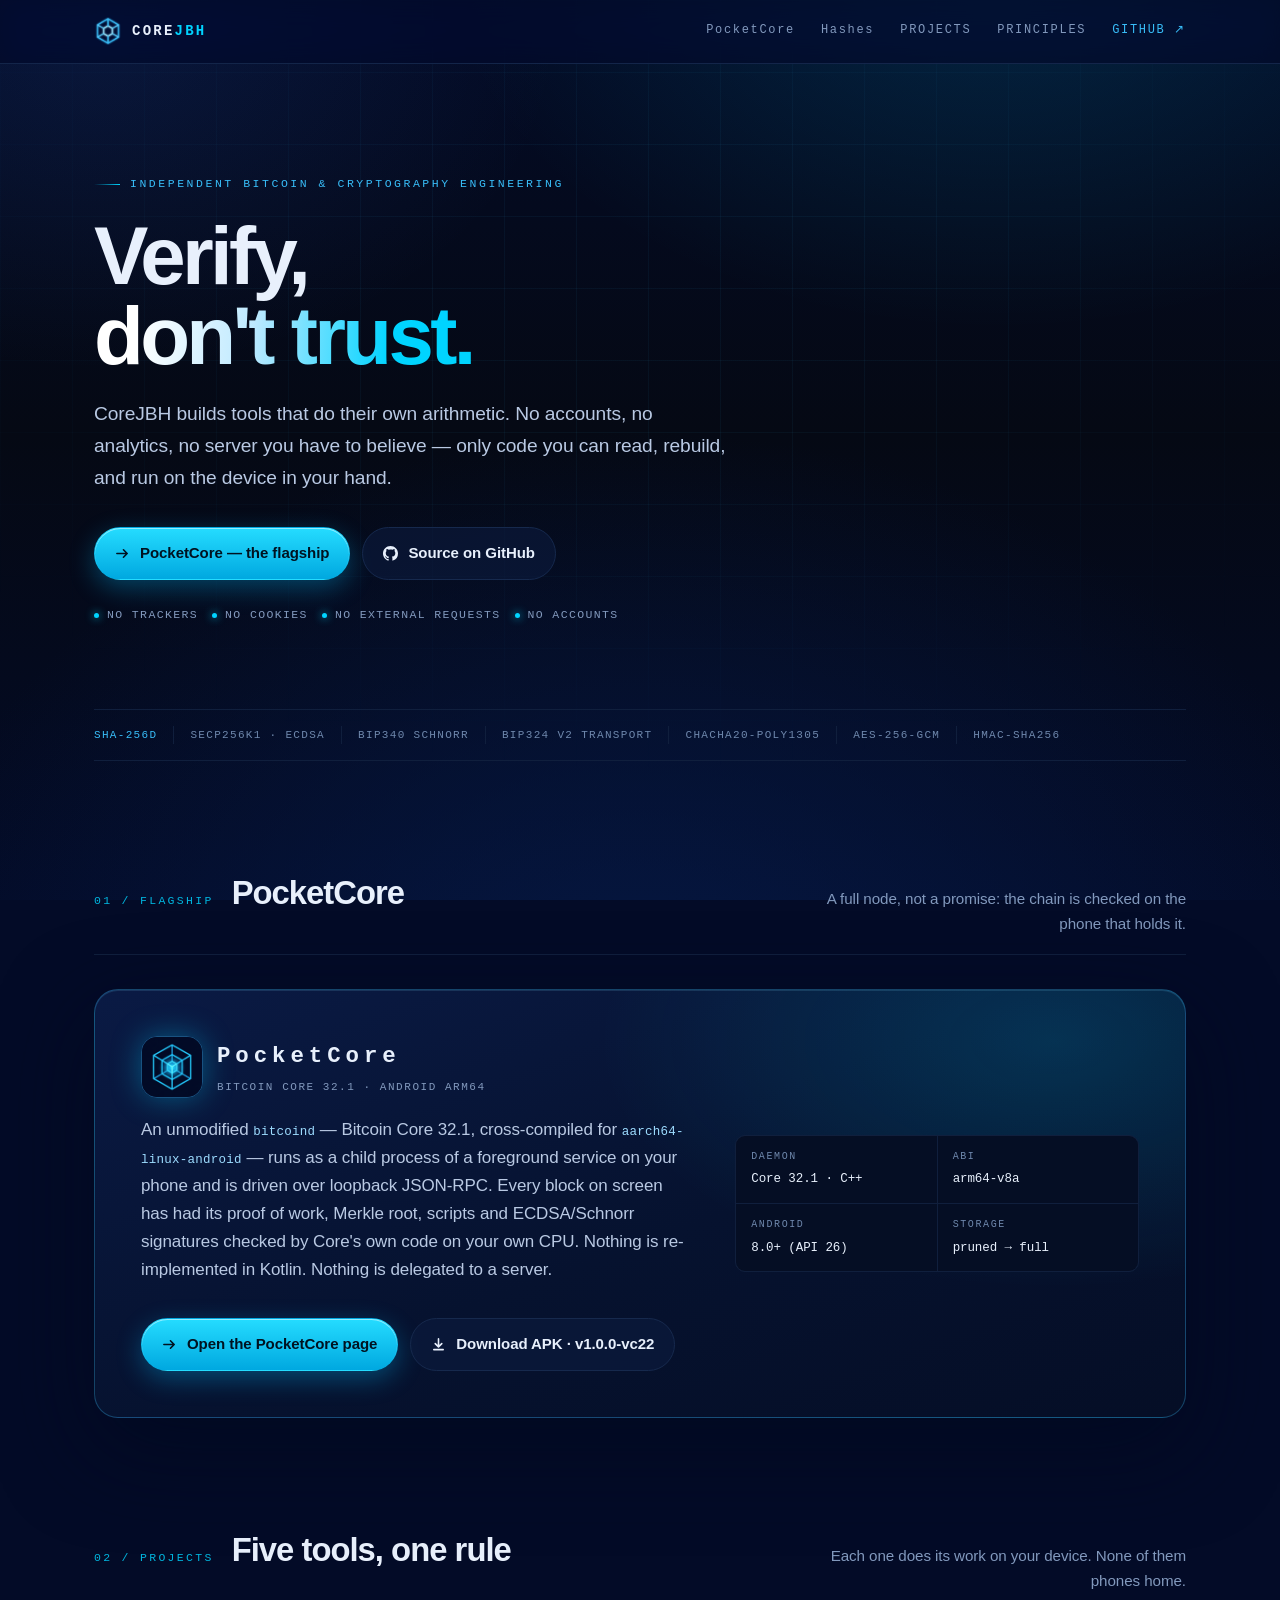
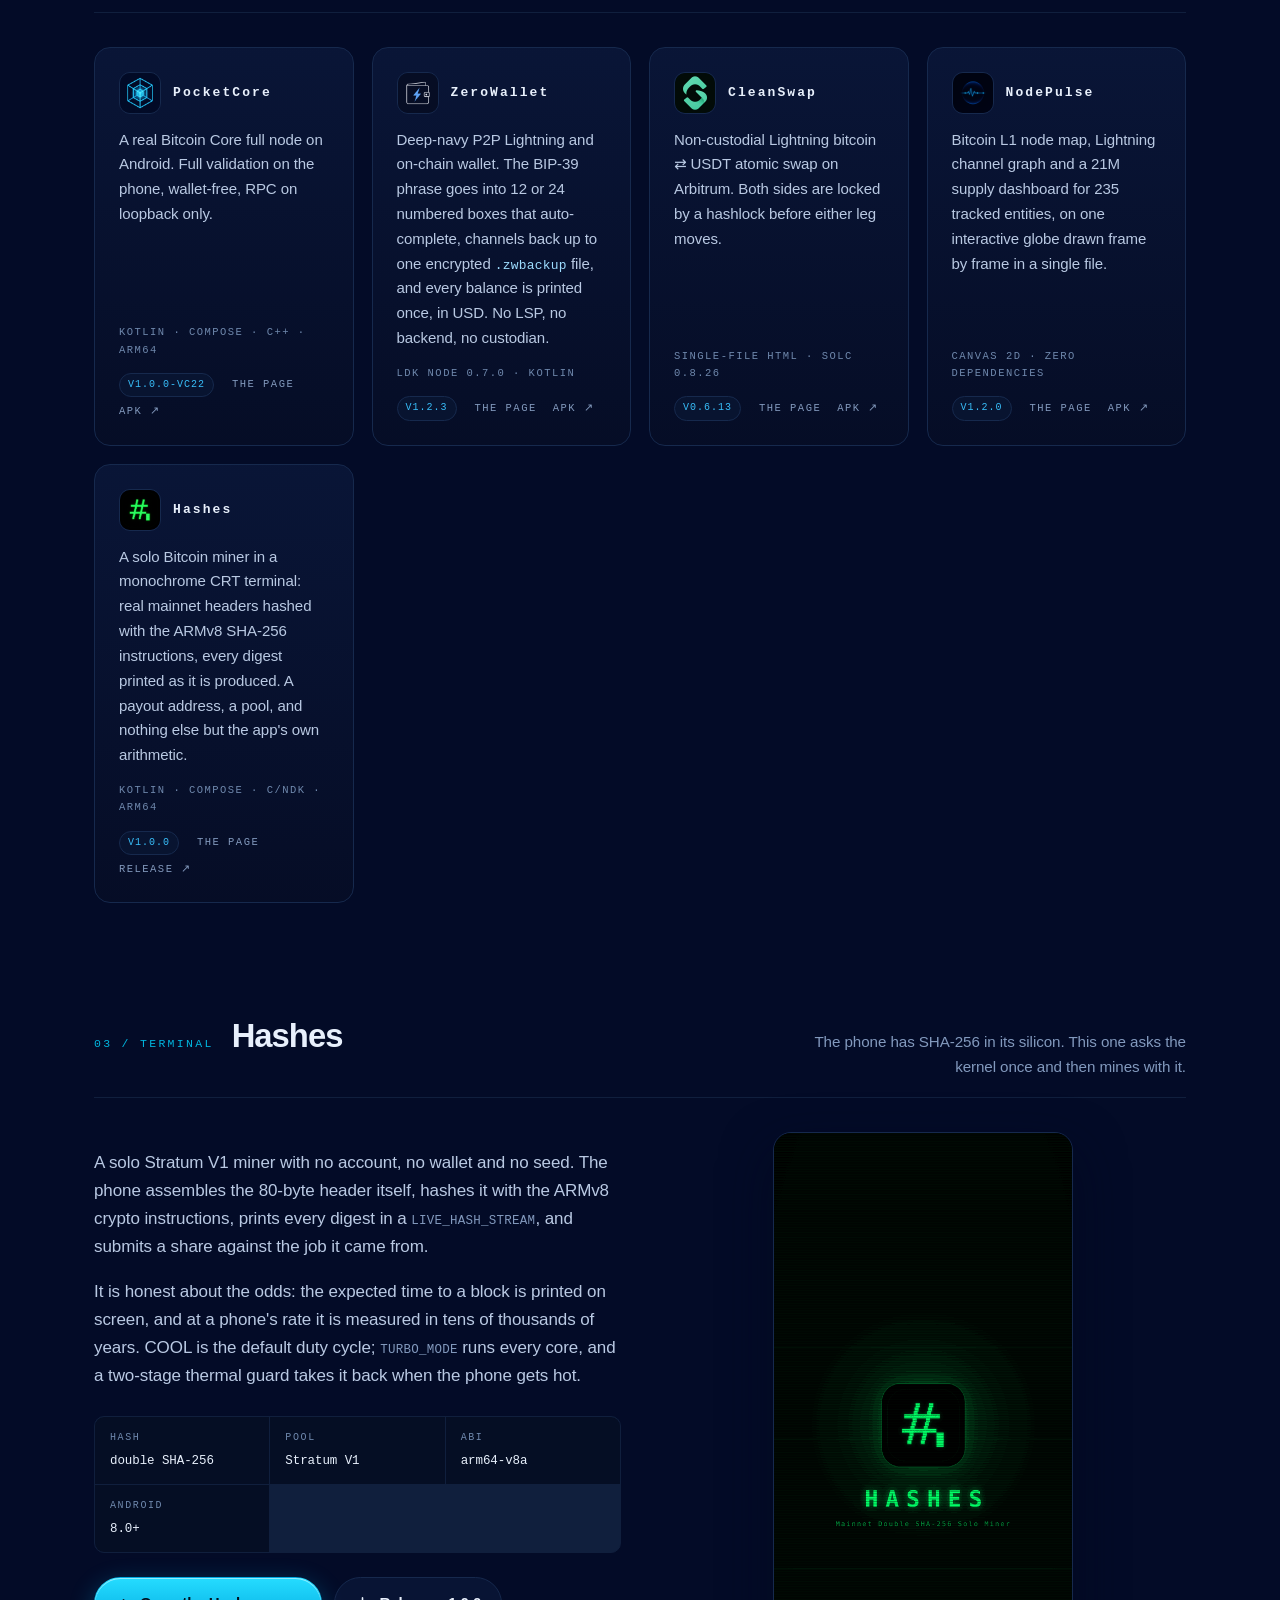
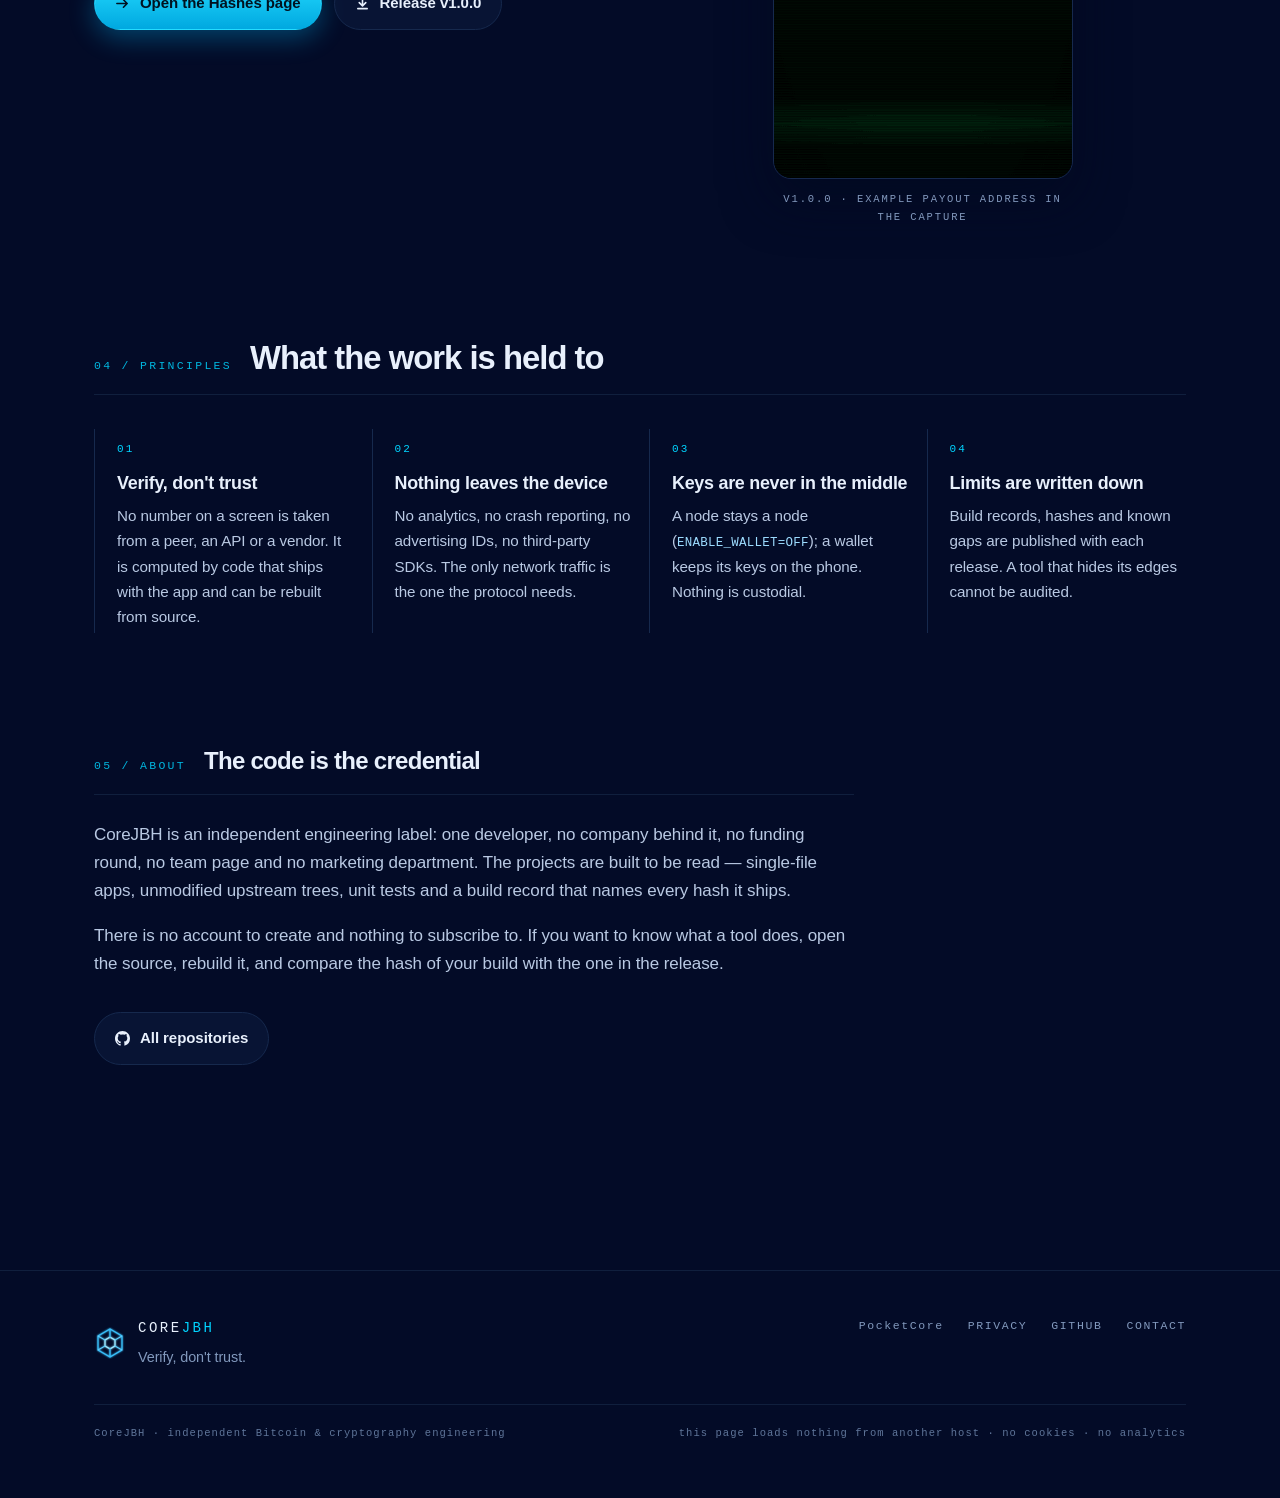
<file: index.html>
<!DOCTYPE html>
<html lang="en">
<head>
<meta charset="utf-8">
<meta name="viewport" content="width=device-width, initial-scale=1">
<title>CoreJBH — Verify, don't trust</title>
<meta name="description" content="CoreJBH is independent Bitcoin and cryptography engineering: PocketCore, a real Bitcoin Core full node for Android, Hashes, a solo miner with a CRT terminal, plus ZeroWallet, CleanSwap and NodePulse. No accounts, no telemetry, no servers you have to trust.">
<meta name="author" content="CoreJBH">
<meta name="theme-color" content="#030B27">
<meta name="color-scheme" content="dark">
<meta name="application-name" content="CoreJBH">
<meta name="mobile-web-app-capable" content="yes">
<meta name="apple-mobile-web-app-capable" content="yes">
<meta name="apple-mobile-web-app-status-bar-style" content="black">
<meta name="apple-mobile-web-app-title" content="CoreJBH">
<meta property="og:type" content="website">
<meta property="og:title" content="CoreJBH — Verify, don't trust">
<meta property="og:description" content="Independent Bitcoin and cryptography engineering. PocketCore runs an unmodified Bitcoin Core 32.1 full node on your phone.">
<meta property="og:url" content="https://corejbh.github.io/">
<meta property="og:image" content="https://corejbh.github.io/assets/img/og-pocketcore.png">
<meta name="twitter:card" content="summary_large_image">
<link rel="canonical" href="https://corejbh.github.io/">
<link rel="icon" href="assets/img/favicon-32.png?v=2026-11-22f" sizes="32x32" type="image/png">
<link rel="icon" href="assets/img/icon-192.png?v=2026-11-22f" sizes="192x192" type="image/png">
<link rel="icon" href="assets/img/icon-512.png?v=2026-11-22f" sizes="512x512" type="image/png">
<link rel="apple-touch-icon" href="assets/img/apple-touch-icon.png?v=2026-11-22f" sizes="180x180">
<link rel="manifest" href="/manifest.webmanifest?v=2026-11-22g">
<link rel="stylesheet" href="assets/css/site.css?v=2026-11-28a">
</head>
<body>
<a class="skip" href="#main">Skip to content</a>

<header class="site-head">
  <div class="wrap">
    <a class="brand" href="./" aria-label="CoreJBH home">
      <img class="brand-mark" src="assets/img/tesseract-mark.png?v=2026-11-22f" width="30" height="30" alt="" decoding="async">
      <span class="word">CORE<span class="dot">JBH</span></span>
    </a>
    <nav class="site-nav" aria-label="Main">
      <a href="#flagship"><span class="nm">PocketCore</span></a>
      <a href="#hashes"><span class="nm">Hashes</span></a>
      <a href="#projects">Projects</a>      <a href="#principles" class="opt">Principles</a>
      <a class="gh" href="https://github.com/CoreJBH" rel="noopener">GitHub &#8599;</a>
    </nav>
  </div>
</header>

<main id="main">

  <section class="hero hero-solo">
    <div class="wrap hero-grid">
      <div class="hero-copy">
        <p class="eyebrow">Independent Bitcoin &amp; cryptography engineering</p>
        <h1 class="display">Verify,<br><span class="glow">don't trust.</span></h1>
        <p class="lead">CoreJBH builds tools that do their own arithmetic. No accounts, no analytics,
          no server you have to believe — only code you can read, rebuild, and run on the device
          in your hand.</p>
        <div class="actions">
          <a class="btn btn-primary" href="pocketcore/">
            <svg viewBox="0 0 16 16" aria-hidden="true" fill="none" stroke="currentColor" stroke-width="1.7" stroke-linecap="round" stroke-linejoin="round"><path d="M2 8h11M9 4l4 4-4 4"/></svg>
            PocketCore — the flagship
          </a>
          <a class="btn btn-ghost" href="https://github.com/CoreJBH" rel="noopener">
            <svg viewBox="0 0 16 16" aria-hidden="true" fill="currentColor"><path d="M8 0C3.58 0 0 3.58 0 8c0 3.54 2.29 6.53 5.47 7.59.4.07.55-.17.55-.38 0-.19-.01-.82-.01-1.49-2.01.37-2.53-.49-2.69-.94-.09-.23-.48-.94-.82-1.13-.28-.15-.68-.52-.01-.53.63-.01 1.08.58 1.23.82.72 1.21 1.87.87 2.33.66.07-.52.28-.87.51-1.07-1.78-.2-3.64-.89-3.64-3.95 0-.87.31-1.59.82-2.15-.08-.2-.36-1.02.08-2.12 0 0 .67-.21 2.2.82a7.4 7.4 0 0 1 2-.27c.68 0 1.36.09 2 .27 1.53-1.04 2.2-.82 2.2-.82.44 1.1.16 1.92.08 2.12.51.56.82 1.27.82 2.15 0 3.07-1.87 3.75-3.65 3.95.29.25.54.73.54 1.48 0 1.07-.01 1.93-.01 2.2 0 .21.15.46.55.38A8.01 8.01 0 0 0 16 8c0-4.42-3.58-8-8-8Z"/></svg>
            Source on GitHub
          </a>
        </div>
        <p class="hero-note">
          <span>no trackers</span><span>no cookies</span><span>no external requests</span><span>no accounts</span>
        </p>
      </div>
    </div>
  </section>

  <div class="wrap">
    <div class="strip" aria-label="Cryptographic primitives used across the projects">
      <span><b>SHA-256d</b></span>
      <span>secp256k1 · ECDSA</span>
      <span>BIP340 Schnorr</span>
      <span>BIP324 v2 transport</span>
      <span>ChaCha20-Poly1305</span>
      <span>AES-256-GCM</span>
      <span>HMAC-SHA256</span>
    </div>
  </div>

  <section class="sec" id="flagship">
    <div class="wrap">
      <div class="sec-head">
        <span class="idx">01 / FLAGSHIP</span>
        <h2>PocketCore</h2>
        <p>A full node, not a promise: the chain is checked on the phone that holds it.</p>
      </div>

      <article class="flagship reveal">
        <div class="flag-copy">
          <div class="flag-head">
            <img src="assets/img/tesseract-512.png?v=2026-11-22f" width="62" height="62" alt="PocketCore tesseract icon" decoding="async">
            <div>
              <div class="name">PocketCore</div>
              <div class="sub">Bitcoin Core 32.1 · Android arm64</div>
            </div>
          </div>
          <p style="color:var(--ink-dim);margin:0">An unmodified <code class="mono" style="color:#9ddcff">bitcoind</code> — Bitcoin Core 32.1,
            cross-compiled for <span class="mono" style="color:#9ddcff">aarch64-linux-android</span> — runs as a child process of a
            foreground service on your phone and is driven over loopback JSON-RPC. Every block on screen has had
            its proof of work, Merkle root, scripts and ECDSA/Schnorr signatures checked by Core's own code on
            your own CPU. Nothing is re-implemented in Kotlin. Nothing is delegated to a server.</p>

          <div class="actions">
            <a class="btn btn-primary" href="pocketcore/">
              <svg viewBox="0 0 16 16" aria-hidden="true" fill="none" stroke="currentColor" stroke-width="1.7" stroke-linecap="round" stroke-linejoin="round"><path d="M2 8h11M9 4l4 4-4 4"/></svg>
              Open the PocketCore page
            </a>
            <a class="btn btn-ghost" href="https://github.com/CoreJBH/pocketcore/releases/latest/download/pocketcore-1.0.0-release-vc22.apk" rel="noopener">
              <svg viewBox="0 0 16 16" aria-hidden="true" fill="none" stroke="currentColor" stroke-width="1.7" stroke-linecap="round" stroke-linejoin="round"><path d="M8 2v8M4.5 7 8 10.5 11.5 7M3 13.5h10"/></svg>
              Download APK · v1.0.0-vc22
            </a>
          </div>
        </div>

        <dl class="facts">
          <div><dt>daemon</dt><dd>Core 32.1 · C++</dd></div>
          <div><dt>ABI</dt><dd>arm64-v8a</dd></div>
          <div><dt>Android</dt><dd>8.0+ (API 26)</dd></div>
          <div><dt>storage</dt><dd>pruned → full</dd></div>
        </dl>
      </article>
    </div>
  </section>

  <section class="sec" id="projects">
    <div class="wrap">
      <div class="sec-head">
        <span class="idx">02 / PROJECTS</span>
        <h2>Five tools, one rule</h2>
        <p>Each one does its work on your device. None of them phones home.</p>
      </div>

      <div class="grid">
        <article class="card proj reveal">
          <div class="top">
            <img src="assets/img/tesseract-512.png?v=2026-11-22f" width="42" height="42" alt="" decoding="async">
            <a class="pname" href="pocketcore/">PocketCore</a>
          </div>
          <p class="desc">A real Bitcoin Core full node on Android. Full validation on the phone, wallet-free, RPC on loopback only.</p>
          <span class="meta">Kotlin · Compose · C++ · arm64</span>
          <div class="card-links">
            <span class="ver">v1.0.0-vc22</span>
            <a href="pocketcore/">The page</a>
            <a href="https://github.com/CoreJBH/pocketcore/releases/latest/download/pocketcore-1.0.0-release-vc22.apk" rel="noopener">APK <span aria-hidden="true">&#8599;</span></a>
          </div>
        </article>

        <article class="card proj reveal">
          <div class="top">
            <img src="assets/img/icon-zerowallet.png?v=2026-11-22f" width="42" height="42" alt="" decoding="async">
            <a class="pname" href="zerowallet/">ZeroWallet</a>
          </div>
          <p class="desc">Deep-navy P2P Lightning and on-chain wallet. The BIP-39 phrase goes into 12 or 24 numbered boxes that auto-complete, channels back up to one encrypted <code class="mono">.zwbackup</code> file, and every balance is printed once, in USD. No LSP, no backend, no custodian.</p>
          <span class="meta">LDK Node 0.7.0 · Kotlin</span>
          <div class="card-links">
            <span class="ver">v1.2.3</span>
            <a href="zerowallet/">The page</a>
            <a href="https://github.com/CoreJBH/zerowallet/releases/latest/download/zerowallet-1.2.3-release.apk" rel="noopener">APK <span aria-hidden="true">&#8599;</span></a>
          </div>
        </article>

        <article class="card proj reveal">
          <div class="top">
            <img src="assets/img/icon-cleanswap.png?v=2026-11-22f" width="42" height="42" alt="" decoding="async">
            <a class="pname" href="cleanswap/">CleanSwap</a>
          </div>
          <p class="desc">Non-custodial Lightning bitcoin ⇄ USDT atomic swap on Arbitrum. Both sides are locked by a hashlock before either leg moves.</p>
          <span class="meta">single-file HTML · solc 0.8.26</span>
          <div class="card-links">
            <span class="ver">v0.6.13</span>
            <a href="cleanswap/">The page</a>
            <a href="https://github.com/CoreJBH/cleanswap/releases/latest/download/cleanswap.apk" rel="noopener">APK <span aria-hidden="true">&#8599;</span></a>
          </div>
        </article>

        <article class="card proj reveal">
          <div class="top">
            <img src="assets/img/icon-nodepulse.png?v=2026-11-22f" width="42" height="42" alt="" decoding="async">
            <a class="pname" href="nodepulse/">NodePulse</a>
          </div>
          <p class="desc">Bitcoin L1 node map, Lightning channel graph and a 21M supply dashboard for 235 tracked entities, on one interactive globe drawn frame by frame in a single file.</p>
          <span class="meta">Canvas 2D · zero dependencies</span>
          <div class="card-links">
            <span class="ver">v1.2.0</span>
            <a href="nodepulse/">The page</a>
            <a href="https://github.com/CoreJBH/nodepulse/releases/download/v1.2.0/nodepulse-v1.2.0-release.apk" rel="noopener">APK <span aria-hidden="true">&#8599;</span></a>
          </div>
        </article>
        <article class="card proj reveal">
          <div class="top">
            <img src="assets/img/icon-hashes.png?v=2026-11-28a" width="42" height="42" alt="" decoding="async">
            <a class="pname" href="hashes/">Hashes</a>
          </div>
          <p class="desc">A solo Bitcoin miner in a monochrome CRT terminal: real mainnet headers hashed with the ARMv8 SHA-256 instructions, every digest printed as it is produced. A payout address, a pool, and nothing else but the app's own arithmetic.</p>
          <span class="meta">Kotlin · Compose · C/NDK · arm64</span>
          <div class="card-links">
            <span class="ver">v1.0.0</span>
            <a href="hashes/">The page</a>
            <a href="https://github.com/CoreJBH/hashes/releases/latest" rel="noopener">Release <span aria-hidden="true">&#8599;</span></a>
          </div>
        </article>

      </div>
    </div>
  </section>

  <section class="sec" id="hashes">
    <div class="wrap">
      <div class="sec-head">
        <span class="idx">03 / TERMINAL</span>
        <h2>Hashes</h2>
        <p>The phone has SHA-256 in its silicon. This one asks the kernel once and then mines with it.</p>
      </div>

      <div class="two-col">
        <div>
          <p style="color:var(--ink-dim)">A solo Stratum V1 miner with no account, no wallet and no seed. The phone
            assembles the 80-byte header itself, hashes it with the ARMv8 crypto instructions, prints every digest in a
            <code class="mono">LIVE_HASH_STREAM</code>, and submits a share against the job it came from.</p>
          <p style="color:var(--ink-dim)">It is honest about the odds: the expected time to a block is printed on
            screen, and at a phone's rate it is measured in tens of thousands of years. COOL is the default duty
            cycle; <code class="mono">TURBO_MODE</code> runs every core, and a two-stage thermal guard takes it back
            when the phone gets hot.</p>

          <dl class="facts">
            <div><dt>hash</dt><dd>double SHA-256</dd></div>
            <div><dt>pool</dt><dd>Stratum V1</dd></div>
            <div><dt>ABI</dt><dd>arm64-v8a</dd></div>
            <div><dt>Android</dt><dd>8.0+</dd></div>
          </dl>

          <div class="actions" style="margin-top:24px">
            <a class="btn btn-primary" href="hashes/">
              <svg viewBox="0 0 16 16" aria-hidden="true" fill="none" stroke="currentColor" stroke-width="1.7" stroke-linecap="round" stroke-linejoin="round"><path d="M2 8h11M9 4l4 4-4 4"/></svg>
              Open the Hashes page
            </a>
            <a class="btn btn-ghost" href="https://github.com/CoreJBH/hashes/releases/latest" rel="noopener">
              <svg viewBox="0 0 16 16" aria-hidden="true" fill="none" stroke="currentColor" stroke-width="1.7" stroke-linecap="round" stroke-linejoin="round"><path d="M8 2v8M4.5 7 8 10.5 11.5 7M3 13.5h10"/></svg>
              Release v1.0.0
            </a>
          </div>
        </div>

        <div class="shots" style="grid-template-columns:minmax(0,1fr);justify-items:center">
          <figure class="shot reveal" style="max-width:300px">
            <img src="assets/img/hashes-demo.gif" width="540" height="1170" alt="The Hashes splash screen settles on its glow and the terminal opens: the live hash stream scrolls while the worker meter, hash rate and event log move" loading="lazy" decoding="async">
            <figcaption>v1.0.0 · example payout address in the capture</figcaption>
          </figure>
        </div>
      </div>
    </div>
  </section>

  <section class="sec" id="principles">
    <div class="wrap">
      <div class="sec-head">
        <span class="idx">04 / PRINCIPLES</span>
        <h2>What the work is held to</h2>
      </div>
      <div class="principles">
        <div class="principle reveal">
          <span class="n">01</span>
          <h3>Verify, don't trust</h3>
          <p>No number on a screen is taken from a peer, an API or a vendor. It is computed by code that ships with the app and can be rebuilt from source.</p>
        </div>
        <div class="principle reveal">
          <span class="n">02</span>
          <h3>Nothing leaves the device</h3>
          <p>No analytics, no crash reporting, no advertising IDs, no third-party SDKs. The only network traffic is the one the protocol needs.</p>
        </div>
        <div class="principle reveal">
          <span class="n">03</span>
          <h3>Keys are never in the middle</h3>
          <p>A node stays a node (<code class="mono" style="color:#9ddcff">ENABLE_WALLET=OFF</code>); a wallet keeps its keys on the phone. Nothing is custodial.</p>
        </div>
        <div class="principle reveal">
          <span class="n">04</span>
          <h3>Limits are written down</h3>
          <p>Build records, hashes and known gaps are published with each release. A tool that hides its edges cannot be audited.</p>
        </div>
      </div>
    </div>
  </section>

  <section class="sec" id="about">
    <div class="wrap about">
      <div>
        <div class="sec-head" style="margin-bottom:26px">
          <span class="idx">05 / ABOUT</span>
          <h2 style="font-size:1.5rem">The code is the credential</h2>
        </div>
        <p>CoreJBH is an independent engineering label: one developer, no company behind it, no funding round,
          no team page and no marketing department. The projects are built to be read — single-file apps,
          unmodified upstream trees, unit tests and a build record that names every hash it ships.</p>
        <p>There is no account to create and nothing to subscribe to. If you want to know what a tool does,
          open the source, rebuild it, and compare the hash of your build with the one in the release.</p>
        <div class="actions">
          <a class="btn btn-ghost" href="https://github.com/CoreJBH?tab=repositories" rel="noopener">
            <svg viewBox="0 0 16 16" aria-hidden="true" fill="currentColor"><path d="M8 0C3.58 0 0 3.58 0 8c0 3.54 2.29 6.53 5.47 7.59.4.07.55-.17.55-.38 0-.19-.01-.82-.01-1.49-2.01.37-2.53-.49-2.69-.94-.09-.23-.48-.94-.82-1.13-.28-.15-.68-.52-.01-.53.63-.01 1.08.58 1.23.82.72 1.21 1.87.87 2.33.66.07-.52.28-.87.51-1.07-1.78-.2-3.64-.89-3.64-3.95 0-.87.31-1.59.82-2.15-.08-.2-.36-1.02.08-2.12 0 0 .67-.21 2.2.82a7.4 7.4 0 0 1 2-.27c.68 0 1.36.09 2 .27 1.53-1.04 2.2-.82 2.2-.82.44 1.1.16 1.92.08 2.12.51.56.82 1.27.82 2.15 0 3.07-1.87 3.75-3.65 3.95.29.25.54.73.54 1.48 0 1.07-.01 1.93-.01 2.2 0 .21.15.46.55.38A8.01 8.01 0 0 0 16 8c0-4.42-3.58-8-8-8Z"/></svg>
            All repositories
          </a>
        </div>
      </div>
    </div>
  </section>

</main>

<footer class="site-foot">
  <div class="wrap">
    <div class="foot-grid">
      <div class="foot-brand">
        <img class="brand-mark" src="assets/img/tesseract-mark.png?v=2026-11-22f" width="30" height="30" alt="" decoding="async">
        <div>
          <div class="word">CORE<span class="dot" style="color:var(--cyan)">JBH</span></div>
          <p class="tagline">Verify, don't trust.</p>
        </div>
      </div>
      <nav class="foot-links" aria-label="Footer">
        <a href="pocketcore/"><span class="nm">PocketCore</span></a>
        <a href="pocketcore/privacy/">Privacy</a>
        <a href="https://github.com/CoreJBH" rel="noopener">GitHub</a>
        <a href="https://github.com/CoreJBH/pocketcore/issues" rel="noopener">Contact</a>
      </nav>
    </div>
    <div class="foot-note">
      <span>CoreJBH · independent Bitcoin &amp; cryptography engineering</span>
      <span>this page loads nothing from another host · no cookies · no analytics</span>
    </div>
  </div>
</footer>

<script src="assets/js/site.js?v=2026-11-22f" defer></script>
</body>
</html>
</file>
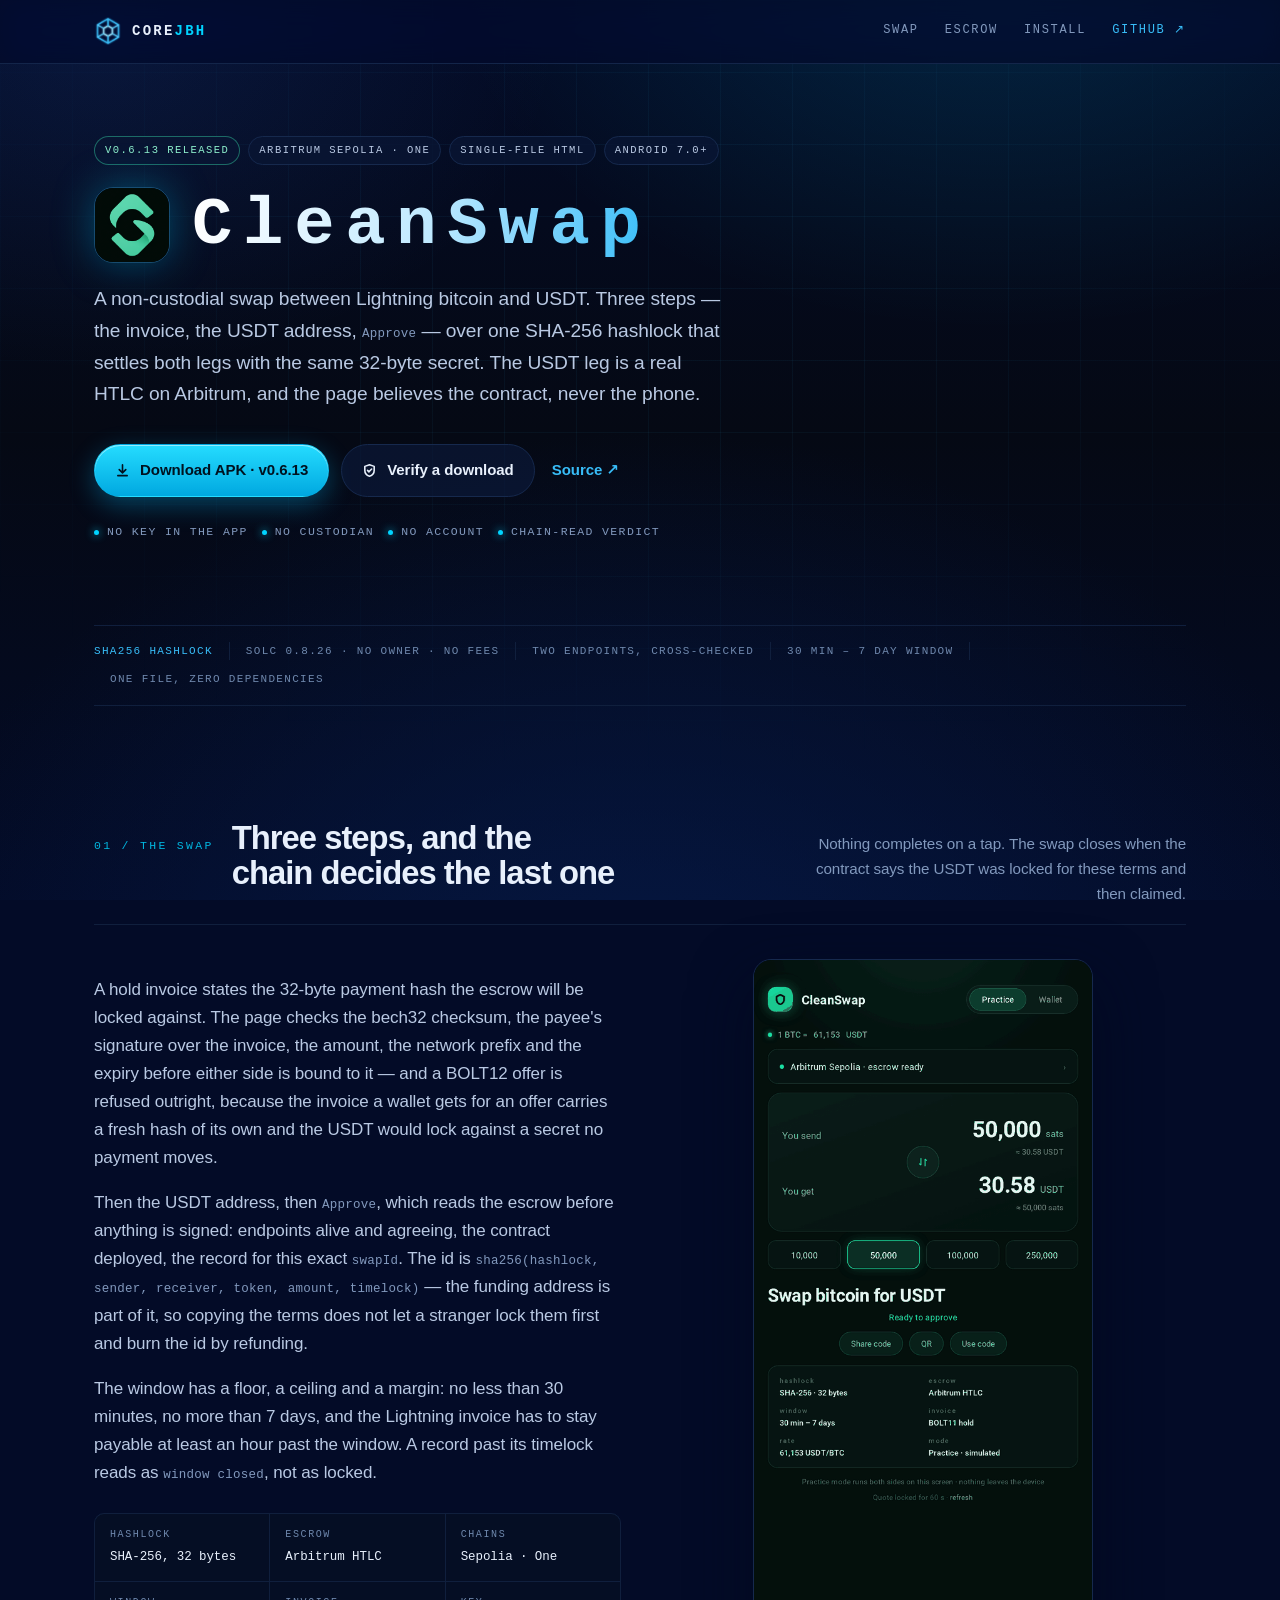
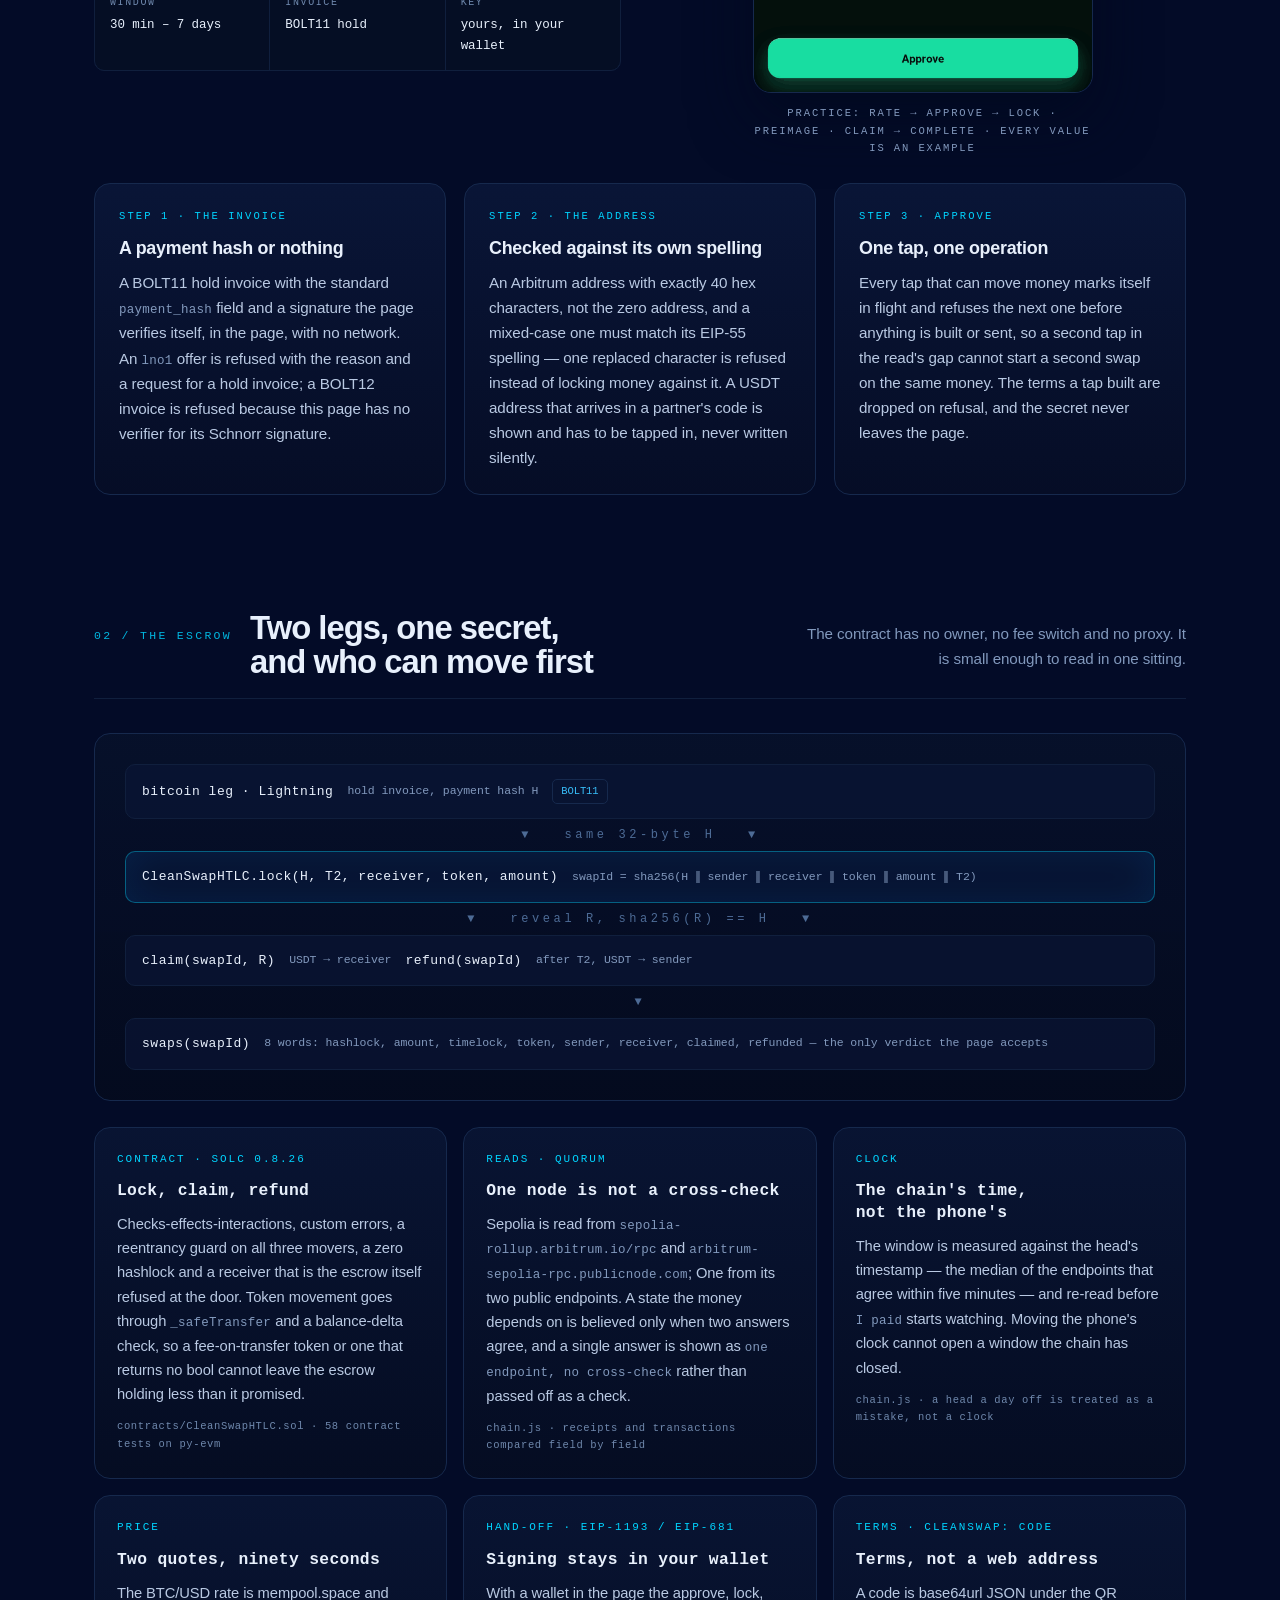
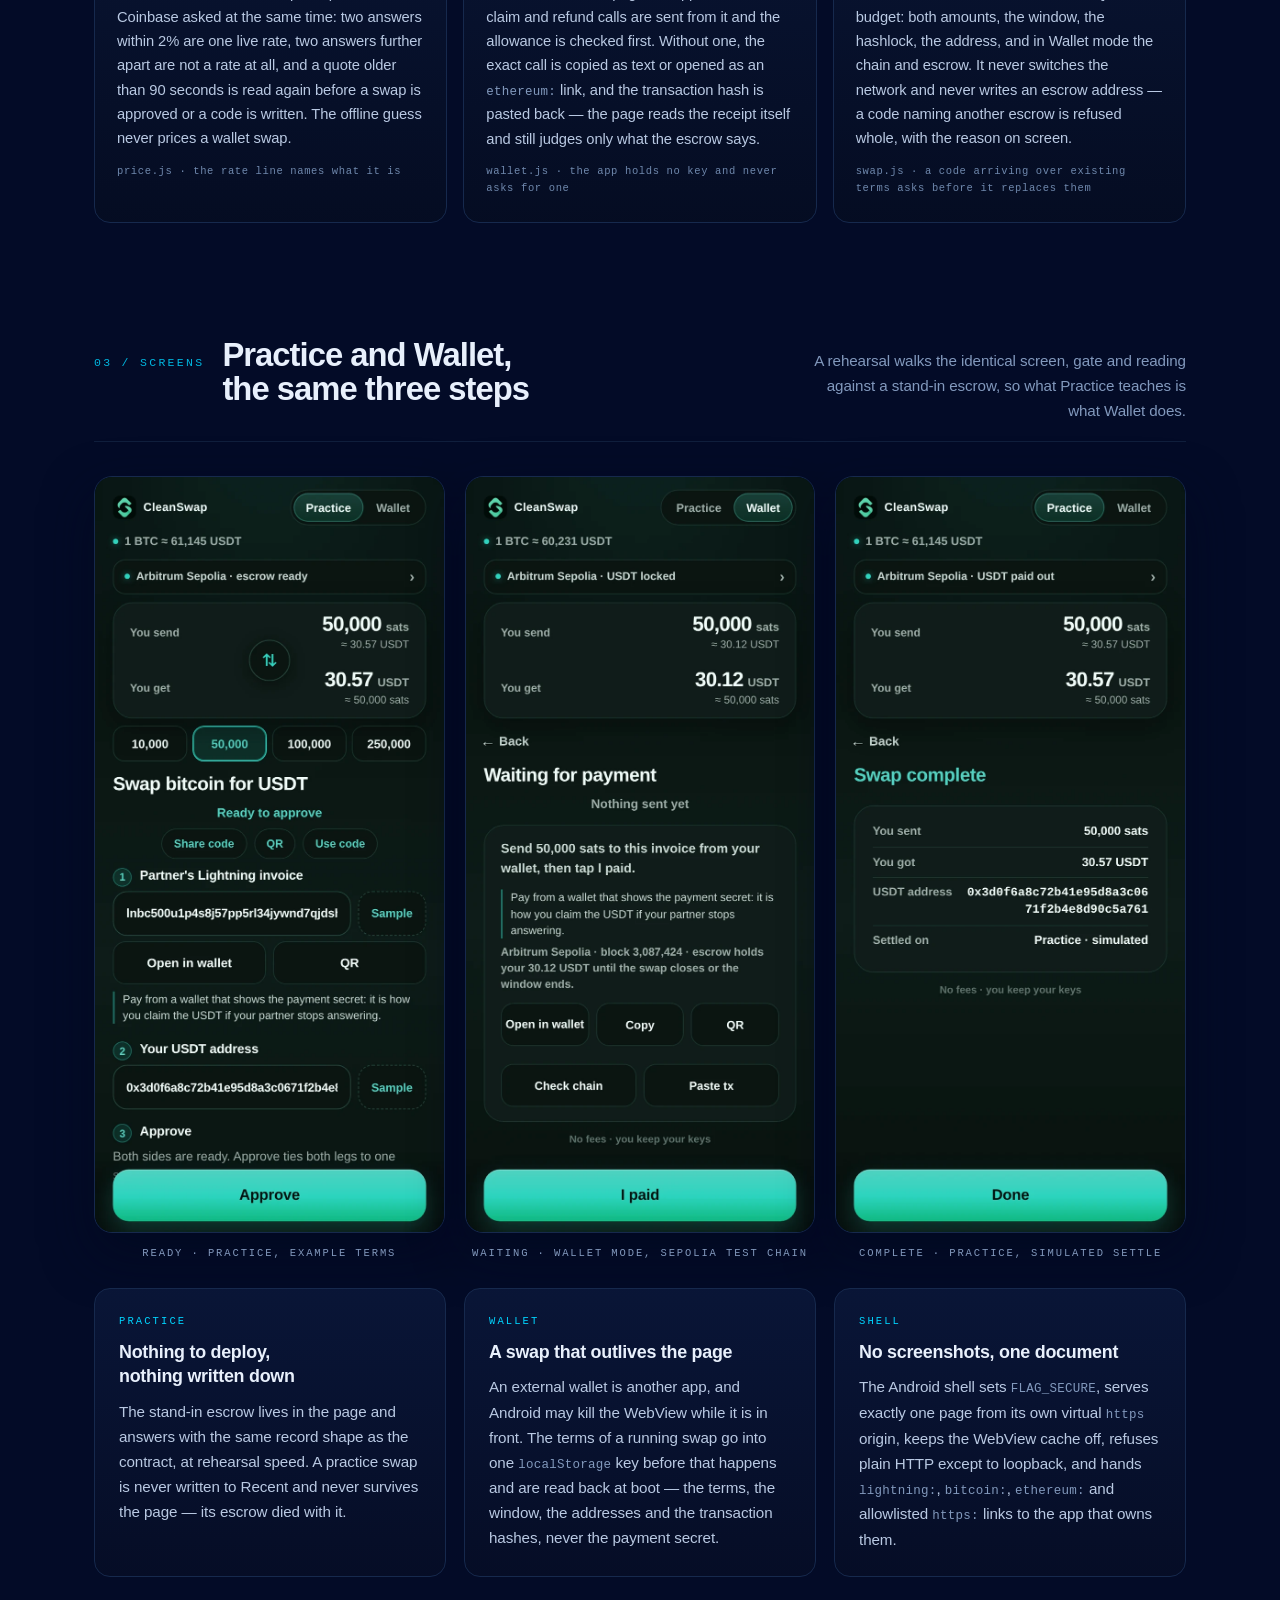
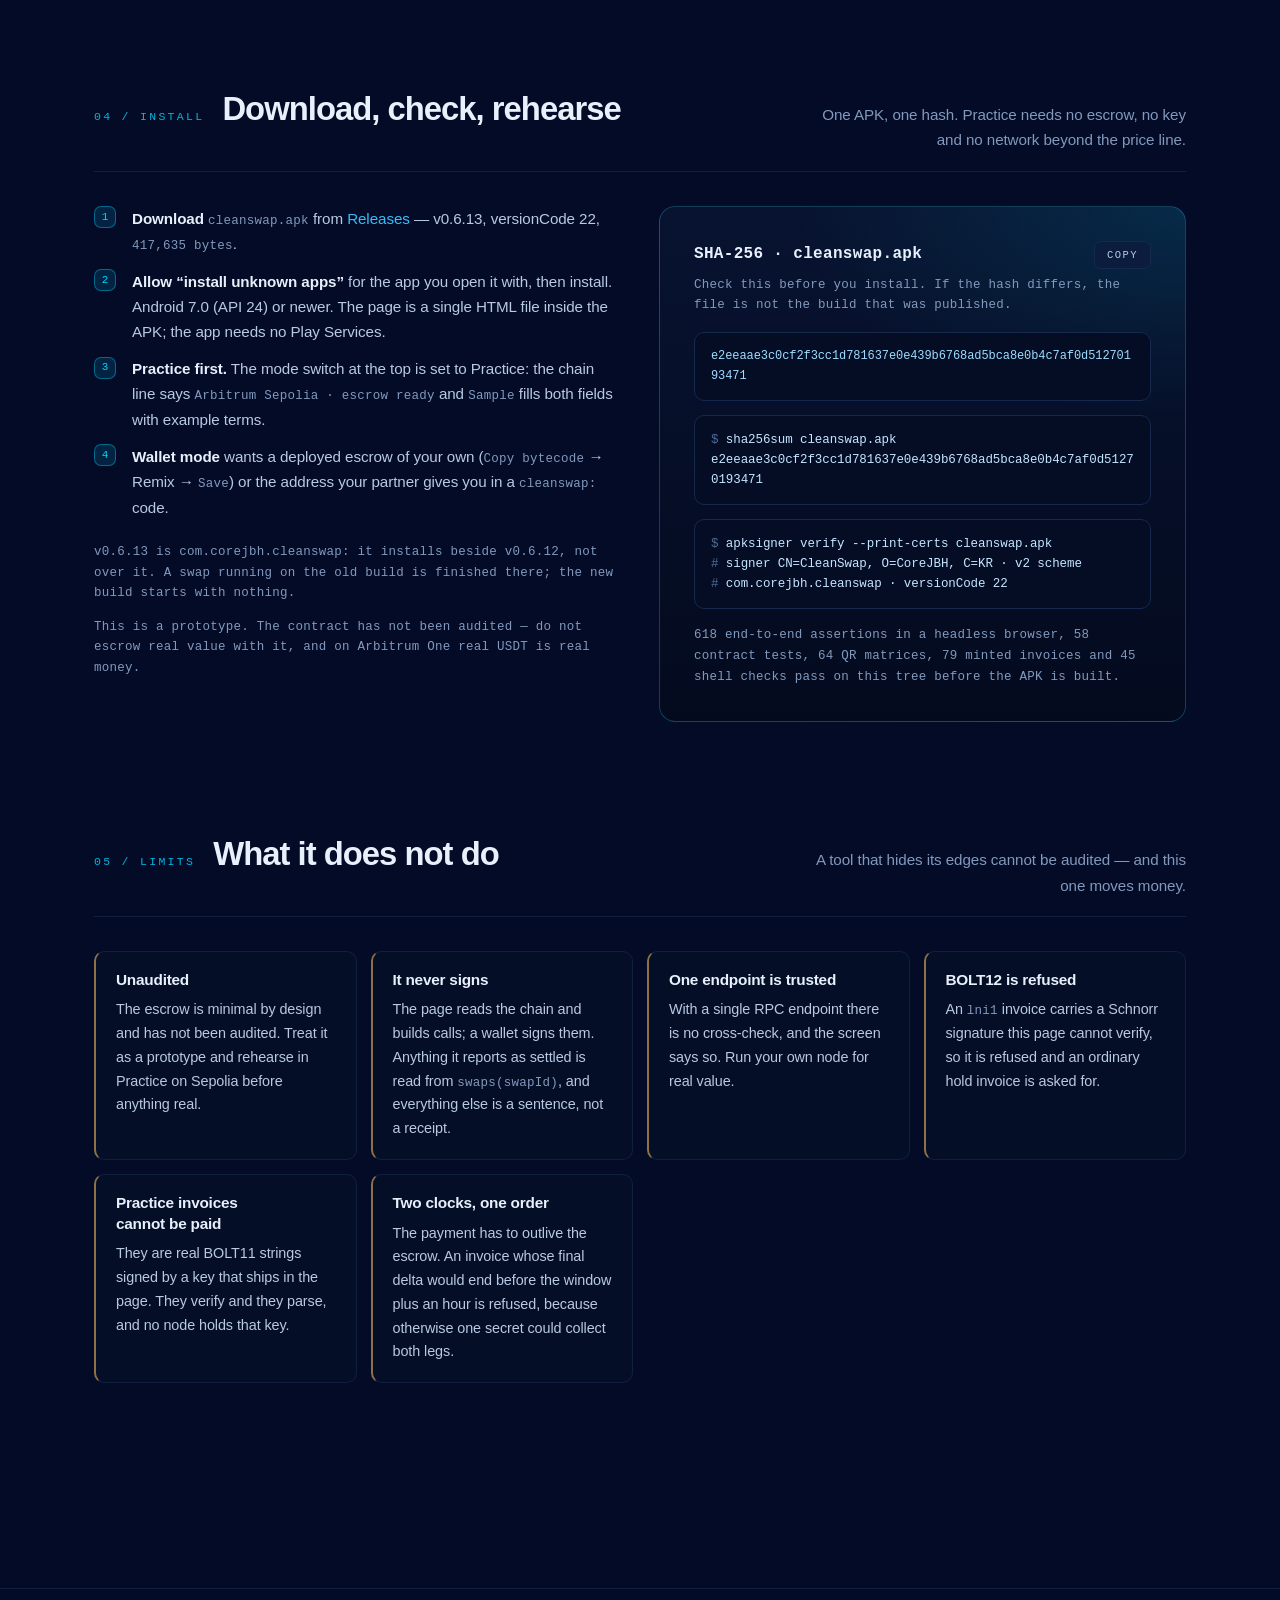
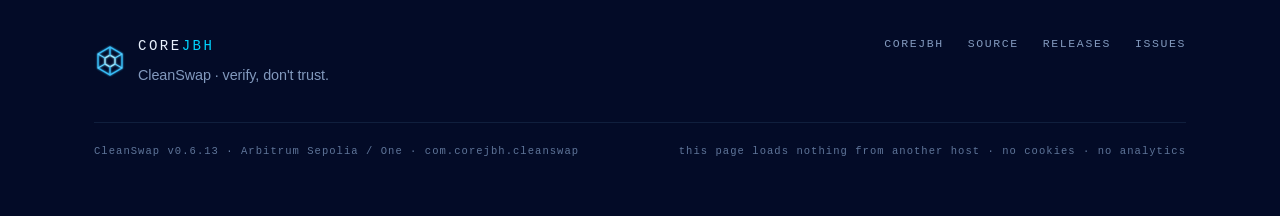
<file: cleanswap/index.html>
<!DOCTYPE html>
<html lang="en">
<head>
<meta charset="utf-8">
<meta name="viewport" content="width=device-width, initial-scale=1">
<title>CleanSwap — a Lightning bitcoin ⇄ USDT swap with both legs locked first</title>
<meta name="description" content="CleanSwap swaps Lightning bitcoin for USDT, or USDT for bitcoin, in one HTML file. A SHA-256 hashlock, a real HTLC escrow on Arbitrum, three steps, and a page that reads the chain instead of believing the phone. No key in the app, no custodian.">
<meta name="author" content="CoreJBH">
<meta name="theme-color" content="#030B27">
<meta name="color-scheme" content="dark">
<meta name="application-name" content="CoreJBH">
<meta name="mobile-web-app-capable" content="yes">
<meta name="apple-mobile-web-app-capable" content="yes">
<meta name="apple-mobile-web-app-status-bar-style" content="black">
<meta name="apple-mobile-web-app-title" content="CoreJBH">
<meta property="og:type" content="website">
<meta property="og:title" content="CleanSwap — Lightning bitcoin ⇄ USDT, both legs locked first">
<meta property="og:description" content="A non-custodial atomic swap in a single HTML file: one SHA-256 hashlock, a real escrow on Arbitrum, and a verdict the page reads from the contract.">
<meta property="og:url" content="https://corejbh.github.io/cleanswap/">
<meta property="og:image" content="https://corejbh.github.io/assets/img/icon-cleanswap-512.png">
<meta name="twitter:card" content="summary">
<link rel="canonical" href="https://corejbh.github.io/cleanswap/">
<link rel="icon" href="../assets/img/favicon-32.png?v=2026-11-28a" sizes="32x32" type="image/png">
<link rel="icon" href="../assets/img/icon-192.png?v=2026-11-28a" sizes="192x192" type="image/png">
<link rel="icon" href="../assets/img/icon-512.png?v=2026-11-28a" sizes="512x512" type="image/png">
<link rel="apple-touch-icon" href="../assets/img/apple-touch-icon.png?v=2026-11-28a" sizes="180x180">
<link rel="manifest" href="/manifest.webmanifest?v=2026-11-22g">
<link rel="stylesheet" href="../assets/css/site.css?v=2026-11-28a">
</head>
<body>
<a class="skip" href="#main">Skip to content</a>

<header class="site-head">
  <div class="wrap">
    <a class="brand" href="../" aria-label="CoreJBH home">
      <img class="brand-mark" src="../assets/img/tesseract-mark.png?v=2026-11-22f" width="30" height="30" alt="" decoding="async">
      <span class="word">CORE<span class="dot">JBH</span></span>
    </a>
    <nav class="site-nav" aria-label="Main">
      <a href="#swap">Swap</a>
      <a href="#escrow" class="opt">Escrow</a>
      <a href="#install">Install</a>
      <a class="gh" href="https://github.com/CoreJBH/cleanswap" rel="noopener">GitHub &#8599;</a>
    </nav>
  </div>
</header>

<main id="main">

  <section class="hero app-hero hero-solo">
    <div class="wrap hero-grid">
      <div class="hero-copy">
        <div class="badge-row">
          <span class="badge live">v0.6.13 released</span>
          <span class="badge">Arbitrum Sepolia · One</span>
          <span class="badge">single-file HTML</span>
          <span class="badge">Android 7.0+</span>
        </div>
        <div class="mark-row">
          <img class="app-icon" src="../assets/img/icon-cleanswap-512.png?v=2026-11-28a" width="76" height="76" alt="CleanSwap app icon: two mint-green arrows turning around each other" decoding="async">
          <h1 class="wordmark">CleanSwap</h1>
        </div>
        <p class="lead" style="margin-top:20px">A non-custodial swap between Lightning bitcoin and USDT. Three steps — the
          invoice, the USDT address, <span class="mono">Approve</span> — over one SHA-256 hashlock that settles both
          legs with the same 32-byte secret. The USDT leg is a real HTLC on Arbitrum, and the page believes the
          contract, never the phone.</p>
        <div class="actions">
          <a class="btn btn-primary" href="https://github.com/CoreJBH/cleanswap/releases/latest/download/cleanswap.apk" rel="noopener">
            <svg viewBox="0 0 16 16" aria-hidden="true" fill="none" stroke="currentColor" stroke-width="1.7" stroke-linecap="round" stroke-linejoin="round"><path d="M8 2v8M4.5 7 8 10.5 11.5 7M3 13.5h10"/></svg>
            Download APK · v0.6.13
          </a>
          <a class="btn btn-ghost" href="#install">
            <svg viewBox="0 0 16 16" aria-hidden="true" fill="none" stroke="currentColor" stroke-width="1.7" stroke-linecap="round" stroke-linejoin="round"><path d="M8 1.8 13 3.6v4.1c0 3-2 5.4-5 6.5-3-1.1-5-3.5-5-6.5V3.6L8 1.8Z"/><path d="m5.9 7.9 1.5 1.5 2.9-3"/></svg>
            Verify a download
          </a>
          <a class="btn btn-link" href="https://github.com/CoreJBH/cleanswap" rel="noopener">Source &#8599;</a>
        </div>
        <p class="hero-note">
          <span>no key in the app</span><span>no custodian</span><span>no account</span><span>chain-read verdict</span>
        </p>
      </div>
    </div>
  </section>

  <div class="wrap">
    <div class="strip" aria-label="At a glance">
      <span><b>sha256 hashlock</b></span>
      <span>solc 0.8.26 · no owner · no fees</span>
      <span>two endpoints, cross-checked</span>
      <span>30 min – 7 day window</span>
      <span>one file, zero dependencies</span>
    </div>
  </div>

  <section class="sec" id="swap">
    <div class="wrap">
      <div class="sec-head">
        <span class="idx">01 / THE SWAP</span>
        <h2>Three steps, and the chain decides the last one</h2>
        <p>Nothing completes on a tap. The swap closes when the contract says the USDT was locked for these terms and
          then claimed.</p>
      </div>

      <div class="two-col">
        <div>
          <p style="color:var(--ink-dim)">A hold invoice states the 32-byte payment hash the escrow will be locked
            against. The page checks the bech32 checksum, the payee's signature over the invoice, the amount, the
            network prefix and the expiry before either side is bound to it — and a BOLT12 offer is refused outright,
            because the invoice a wallet gets for an offer carries a fresh hash of its own and the USDT would lock
            against a secret no payment moves.</p>
          <p style="color:var(--ink-dim)">Then the USDT address, then <span class="mono">Approve</span>, which reads
            the escrow before anything is signed: endpoints alive and agreeing, the contract deployed, the record for
            this exact <span class="mono">swapId</span>. The id is
            <span class="mono">sha256(hashlock, sender, receiver, token, amount, timelock)</span> — the funding address
            is part of it, so copying the terms does not let a stranger lock them first and burn the id by
            refunding.</p>
          <p style="color:var(--ink-dim)">The window has a floor, a ceiling and a margin: no less than 30 minutes, no
            more than 7 days, and the Lightning invoice has to stay payable at least an hour past the window. A
            record past its timelock reads as <span class="mono">window closed</span>, not as locked.</p>

          <dl class="facts">
            <div><dt>hashlock</dt><dd>SHA-256, 32 bytes</dd></div>
            <div><dt>escrow</dt><dd>Arbitrum HTLC</dd></div>
            <div><dt>chains</dt><dd>Sepolia · One</dd></div>
            <div><dt>window</dt><dd>30 min – 7 days</dd></div>
            <div><dt>invoice</dt><dd>BOLT11 hold</dd></div>
            <div><dt>key</dt><dd>yours, in your wallet</dd></div>
          </dl>
        </div>

        <div class="shots" style="grid-template-columns:minmax(0,1fr);justify-items:center">
          <figure class="shot reveal shot-demo">
            <img src="../assets/img/cs-demo.gif?v=2026-11-28c" width="540" height="1170" alt="CleanSwap in Practice mode, moving: the rate ticks and 50,000 sats is converted live to about 30.57 USDT, Approve opens the HTLC panel and its three steps fill in order, Lock, Preimage and Claim, ending on Swap complete with the same 50,000 sats and 30.57 USDT" loading="lazy" decoding="async">
            <figcaption>Practice: rate → approve → lock · preimage · claim → complete · every value is an example</figcaption>
          </figure>
        </div>
      </div>

      <div class="grid" style="margin-top:26px">
        <div class="card">
          <p class="kicker">Step 1 · the invoice</p>
          <h3>A payment hash or nothing</h3>
          <p>A BOLT11 hold invoice with the standard <span class="mono">payment_hash</span> field and a signature the
            page verifies itself, in the page, with no network. An <span class="mono">lno1</span> offer is refused
            with the reason and a request for a hold invoice; a BOLT12 invoice is refused because this page has no
            verifier for its Schnorr signature.</p>
        </div>
        <div class="card">
          <p class="kicker">Step 2 · the address</p>
          <h3>Checked against its own spelling</h3>
          <p>An Arbitrum address with exactly 40 hex characters, not the zero address, and a mixed-case one must
            match its EIP-55 spelling — one replaced character is refused instead of locking money against it. A
            USDT address that arrives in a partner's code is shown and has to be tapped in, never written silently.</p>
        </div>
        <div class="card">
          <p class="kicker">Step 3 · approve</p>
          <h3>One tap, one operation</h3>
          <p>Every tap that can move money marks itself in flight and refuses the next one before anything is built
            or sent, so a second tap in the read's gap cannot start a second swap on the same money. The terms a tap
            built are dropped on refusal, and the secret never leaves the page.</p>
        </div>
      </div>
    </div>
  </section>

  <section class="sec" id="escrow">
    <div class="wrap">
      <div class="sec-head">
        <span class="idx">02 / THE ESCROW</span>
        <h2>Two legs, one secret, and who can move first</h2>
        <p>The contract has no owner, no fee switch and no proxy. It is small enough to read in one sitting.</p>
      </div>

      <div class="arch reveal" role="img" aria-label="Diagram: the Lightning leg's invoice payment hash H is the same value the clean swap escrow locks against; the 32-byte secret R that pays the invoice also claims the USDT escrow, and after the timelock the escrow can be refunded.">
        <div class="layer"><span class="lbl">bitcoin leg · Lightning</span><span class="note">hold invoice, payment hash H</span><span class="chip">BOLT11</span></div>
        <div class="down">&#9660; &nbsp; same 32-byte H &nbsp; &#9660;</div>
        <div class="layer core"><span class="lbl">CleanSwapHTLC.lock(H, T2, receiver, token, amount)</span><span class="note">swapId = sha256(H ‖ sender ‖ receiver ‖ token ‖ amount ‖ T2)</span></div>
        <div class="down">&#9660; &nbsp; reveal R, sha256(R) == H &nbsp; &#9660;</div>
        <div class="layer"><span class="lbl">claim(swapId, R)</span><span class="note">USDT → receiver</span><span class="lbl">refund(swapId)</span><span class="note">after T2, USDT → sender</span></div>
        <div class="down">&#9660;</div>
        <div class="layer"><span class="lbl">swaps(swapId)</span><span class="note">8 words: hashlock, amount, timelock, token, sender, receiver, claimed, refunded — the only verdict the page accepts</span></div>
      </div>

      <div class="spec-grid" style="margin-top:26px">
        <article class="spec reveal">
          <p class="sym">Contract · solc 0.8.26</p>
          <h3>Lock, claim, refund</h3>
          <p>Checks-effects-interactions, custom errors, a reentrancy guard on all three movers, a zero hashlock and a
            receiver that is the escrow itself refused at the door. Token movement goes through
            <span class="mono">_safeTransfer</span> and a balance-delta check, so a fee-on-transfer token or one that
            returns no bool cannot leave the escrow holding less than it promised.</p>
          <span class="where">contracts/CleanSwapHTLC.sol · 58 contract tests on py-evm</span>
        </article>

        <article class="spec reveal">
          <p class="sym">Reads · quorum</p>
          <h3>One node is not a cross-check</h3>
          <p>Sepolia is read from <span class="mono">sepolia-rollup.arbitrum.io/rpc</span> and
            <span class="mono">arbitrum-sepolia-rpc.publicnode.com</span>; One from its two public endpoints. A state
            the money depends on is believed only when two answers agree, and a single answer is shown as
            <span class="mono">one endpoint, no cross-check</span> rather than passed off as a check.</p>
          <span class="where">chain.js · receipts and transactions compared field by field</span>
        </article>

        <article class="spec reveal">
          <p class="sym">Clock</p>
          <h3>The chain's time, not the phone's</h3>
          <p>The window is measured against the head's timestamp — the median of the endpoints that agree within five
            minutes — and re-read before <span class="mono">I paid</span> starts watching. Moving the phone's clock
            cannot open a window the chain has closed.</p>
          <span class="where">chain.js · a head a day off is treated as a mistake, not a clock</span>
        </article>

        <article class="spec reveal">
          <p class="sym">Price</p>
          <h3>Two quotes, ninety seconds</h3>
          <p>The BTC/USD rate is mempool.space and Coinbase asked at the same time: two answers within 2% are one live
            rate, two answers further apart are not a rate at all, and a quote older than 90 seconds is read again
            before a swap is approved or a code is written. The offline guess never prices a wallet swap.</p>
          <span class="where">price.js · the rate line names what it is</span>
        </article>

        <article class="spec reveal">
          <p class="sym">Hand-off · EIP-1193 / EIP-681</p>
          <h3>Signing stays in your wallet</h3>
          <p>With a wallet in the page the approve, lock, claim and refund calls are sent from it and the allowance is
            checked first. Without one, the exact call is copied as text or opened as an
            <span class="mono">ethereum:</span> link, and the transaction hash is pasted back — the page reads the
            receipt itself and still judges only what the escrow says.</p>
          <span class="where">wallet.js · the app holds no key and never asks for one</span>
        </article>

        <article class="spec reveal">
          <p class="sym">Terms · cleanswap: code</p>
          <h3>Terms, not a web address</h3>
          <p>A code is base64url JSON under the QR budget: both amounts, the window, the hashlock, the address, and in
            Wallet mode the chain and escrow. It never switches the network and never writes an escrow address — a
            code naming another escrow is refused whole, with the reason on screen.</p>
          <span class="where">swap.js · a code arriving over existing terms asks before it replaces them</span>
        </article>
      </div>
    </div>
  </section>

  <section class="sec" id="screens">
    <div class="wrap">
      <div class="sec-head">
        <span class="idx">03 / SCREENS</span>
        <h2>Practice and Wallet, the same three steps</h2>
        <p>A rehearsal walks the identical screen, gate and reading against a stand-in escrow, so what Practice teaches
          is what Wallet does.</p>
      </div>

      <div class="shots">
        <figure class="shot reveal">
          <img src="../assets/img/cs-ready.webp" width="760" height="1645" alt="CleanSwap ready to approve in Practice: Arbitrum Sepolia, 50,000 sats to 30.57 USDT, the partner's invoice field with a Sample button, the USDT address field, and the Approve button" loading="lazy" decoding="async">
          <figcaption>Ready · Practice, example terms</figcaption>
        </figure>
        <figure class="shot reveal">
          <img src="../assets/img/cs-wallet.webp" width="760" height="1645" alt="CleanSwap in Wallet mode: the chain line reads Arbitrum Sepolia, USDT locked, block 3,087,424, and the screen says Waiting for payment with I paid at the bottom" loading="lazy" decoding="async">
          <figcaption>Waiting · Wallet mode, Sepolia test chain</figcaption>
        </figure>
        <figure class="shot reveal">
          <img src="../assets/img/cs-complete.webp" width="760" height="1645" alt="CleanSwap Swap complete: 50,000 sats sent, 30.57 USDT received, the USDT address in full, and Settled on Practice · simulated" loading="lazy" decoding="async">
          <figcaption>Complete · Practice, simulated settle</figcaption>
        </figure>
      </div>

      <div class="grid" style="margin-top:26px">
        <div class="card">
          <p class="kicker">Practice</p>
          <h3>Nothing to deploy, nothing written down</h3>
          <p>The stand-in escrow lives in the page and answers with the same record shape as the contract, at
            rehearsal speed. A practice swap is never written to Recent and never survives the page — its escrow died
            with it.</p>
        </div>
        <div class="card">
          <p class="kicker">Wallet</p>
          <h3>A swap that outlives the page</h3>
          <p>An external wallet is another app, and Android may kill the WebView while it is in front. The terms of a
            running swap go into one <span class="mono">localStorage</span> key before that happens and are read back
            at boot — the terms, the window, the addresses and the transaction hashes, never the payment secret.</p>
        </div>
        <div class="card">
          <p class="kicker">Shell</p>
          <h3>No screenshots, one document</h3>
          <p>The Android shell sets <span class="mono">FLAG_SECURE</span>, serves exactly one page from its own
            virtual <span class="mono">https</span> origin, keeps the WebView cache off, refuses plain HTTP except to
            loopback, and hands <span class="mono">lightning:</span>, <span class="mono">bitcoin:</span>,
            <span class="mono">ethereum:</span> and allowlisted <span class="mono">https:</span> links to the app that
            owns them.</p>
        </div>
      </div>
    </div>
  </section>

  <section class="sec" id="install">
    <div class="wrap">
      <div class="sec-head">
        <span class="idx">04 / INSTALL</span>
        <h2>Download, check, rehearse</h2>
        <p>One APK, one hash. Practice needs no escrow, no key and no network beyond the price line.</p>
      </div>

      <div class="two-col">
        <div>
          <ul class="checks steps">
            <li><b>Download</b> <span class="mono">cleanswap.apk</span> from
              <a href="https://github.com/CoreJBH/cleanswap/releases/latest" rel="noopener">Releases</a> — v0.6.13,
              versionCode 22, <span class="mono">417,635 bytes</span>.</li>
            <li><b>Allow “install unknown apps”</b> for the app you open it with, then install. Android 7.0 (API 24)
              or newer. The page is a single HTML file inside the APK; the app needs no Play Services.</li>
            <li><b>Practice first.</b> The mode switch at the top is set to Practice: the chain line says
              <span class="mono">Arbitrum Sepolia · escrow ready</span> and <span class="mono">Sample</span> fills both
              fields with example terms.</li>
            <li><b>Wallet mode</b> wants a deployed escrow of your own (<span class="mono">Copy bytecode</span> →
              Remix → <span class="mono">Save</span>) or the address your partner gives you in a
              <span class="mono">cleanswap:</span> code.</li>
          </ul>
          <p class="mono" style="margin-top:22px">v0.6.13 is <span class="mono">com.corejbh.cleanswap</span>: it
            installs beside v0.6.12, not over it. A swap running on the old build is finished there; the new build
            starts with nothing.</p>
          <p class="mono">This is a prototype. The contract has not been audited — do not escrow real value with it,
            and on Arbitrum One real USDT is real money.</p>
        </div>

        <div class="verify">
          <div class="verify-head">
            <h3>SHA-256 · cleanswap.apk</h3>
            <button class="copy" type="button" data-copy="apk-sha">copy</button>
          </div>
          <p class="mono" style="margin:0">Check this before you install. If the hash differs, the file is not the
            build that was published.</p>
          <div class="hash">
            <code id="apk-sha">e2eeaae3c0cf2f3cc1d781637e0e439b6768ad5bca8e0b4c7af0d51270193471</code>
          </div>
          <pre class="cmd wrap"><span class="p">$</span> sha256sum cleanswap.apk
e2eeaae3c0cf2f3cc1d781637e0e439b6768ad5bca8e0b4c7af0d51270193471</pre>
          <pre class="cmd"><span class="p">$</span> apksigner verify --print-certs cleanswap.apk
<span class="p">#</span> signer CN=CleanSwap, O=CoreJBH, C=KR · v2 scheme
<span class="p">#</span> com.corejbh.cleanswap · versionCode 22</pre>
          <p class="mono" style="margin:16px 0 0">618 end-to-end assertions in a headless browser, 58 contract tests,
            64 QR matrices, 79 minted invoices and 45 shell checks pass on this tree before the APK is built.</p>
        </div>
      </div>
    </div>
  </section>

  <section class="sec" id="limits">
    <div class="wrap">
      <div class="sec-head">
        <span class="idx">05 / LIMITS</span>
        <h2>What it does not do</h2>
        <p>A tool that hides its edges cannot be audited — and this one moves money.</p>
      </div>
      <div class="limits">
        <div class="limit"><h3>Unaudited</h3><p>The escrow is minimal by design and has not been audited. Treat it as a prototype and rehearse in Practice on Sepolia before anything real.</p></div>
        <div class="limit"><h3>It never signs</h3><p>The page reads the chain and builds calls; a wallet signs them. Anything it reports as settled is read from <span class="mono">swaps(swapId)</span>, and everything else is a sentence, not a receipt.</p></div>
        <div class="limit"><h3>One endpoint is trusted</h3><p>With a single RPC endpoint there is no cross-check, and the screen says so. Run your own node for real value.</p></div>
        <div class="limit"><h3>BOLT12 is refused</h3><p>An <span class="mono">lni1</span> invoice carries a Schnorr signature this page cannot verify, so it is refused and an ordinary hold invoice is asked for.</p></div>
        <div class="limit"><h3>Practice invoices cannot be paid</h3><p>They are real BOLT11 strings signed by a key that ships in the page. They verify and they parse, and no node holds that key.</p></div>
        <div class="limit"><h3>Two clocks, one order</h3><p>The payment has to outlive the escrow. An invoice whose final delta would end before the window plus an hour is refused, because otherwise one secret could collect both legs.</p></div>
      </div>
    </div>
  </section>

</main>

<footer class="site-foot">
  <div class="wrap">
    <div class="foot-grid">
      <div class="foot-brand">
        <img class="brand-mark" src="../assets/img/tesseract-mark.png?v=2026-11-22f" width="30" height="30" alt="" decoding="async">
        <div>
          <div class="word">CORE<span class="dot" style="color:var(--cyan)">JBH</span></div>
          <p class="tagline">CleanSwap · verify, don't trust.</p>
        </div>
      </div>
      <nav class="foot-links" aria-label="Footer">
        <a href="../">CoreJBH</a>
        <a href="https://github.com/CoreJBH/cleanswap" rel="noopener">Source</a>
        <a href="https://github.com/CoreJBH/cleanswap/releases/latest" rel="noopener">Releases</a>
        <a href="https://github.com/CoreJBH/cleanswap/issues" rel="noopener">Issues</a>
      </nav>
    </div>
    <div class="foot-note">
      <span>CleanSwap v0.6.13 · Arbitrum Sepolia / One · com.corejbh.cleanswap</span>
      <span>this page loads nothing from another host · no cookies · no analytics</span>
    </div>
  </div>
</footer>

<script src="../assets/js/site.js?v=2026-11-22f" defer></script>
</body>
</html>
</file>
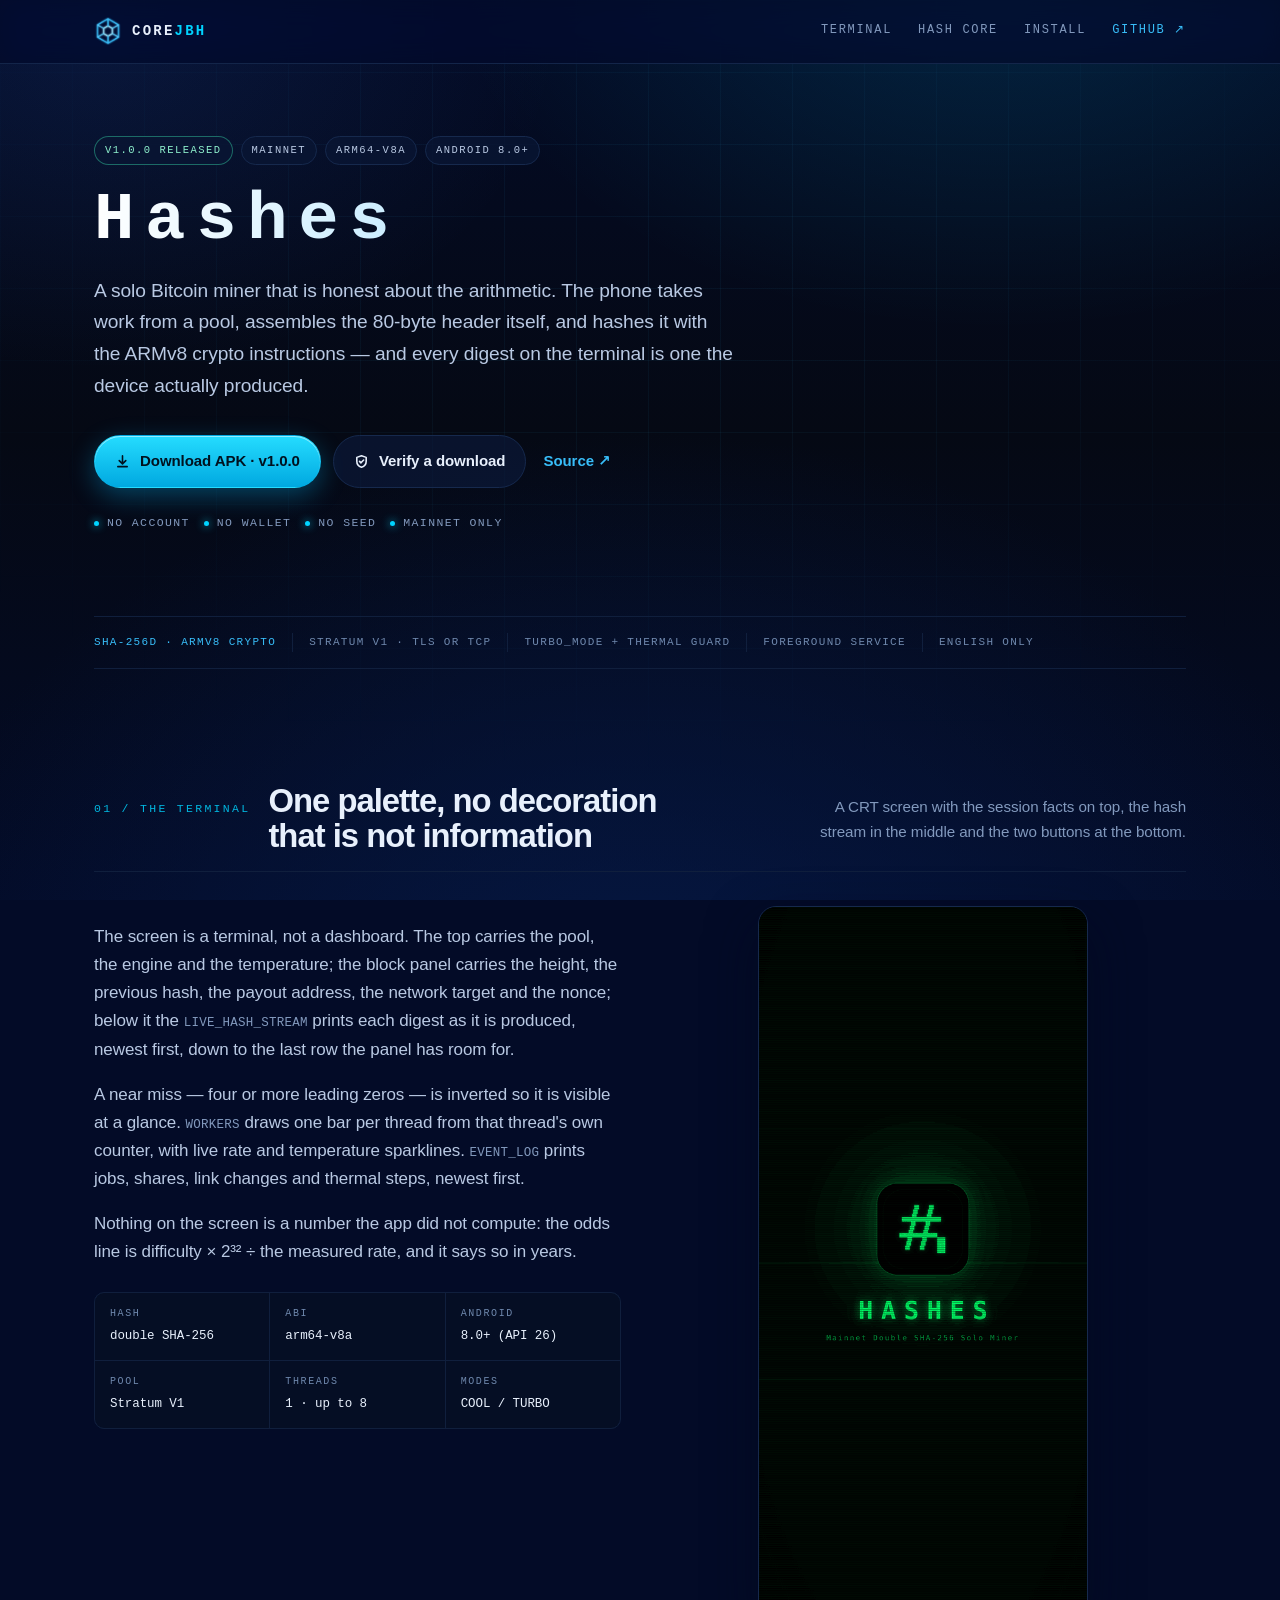
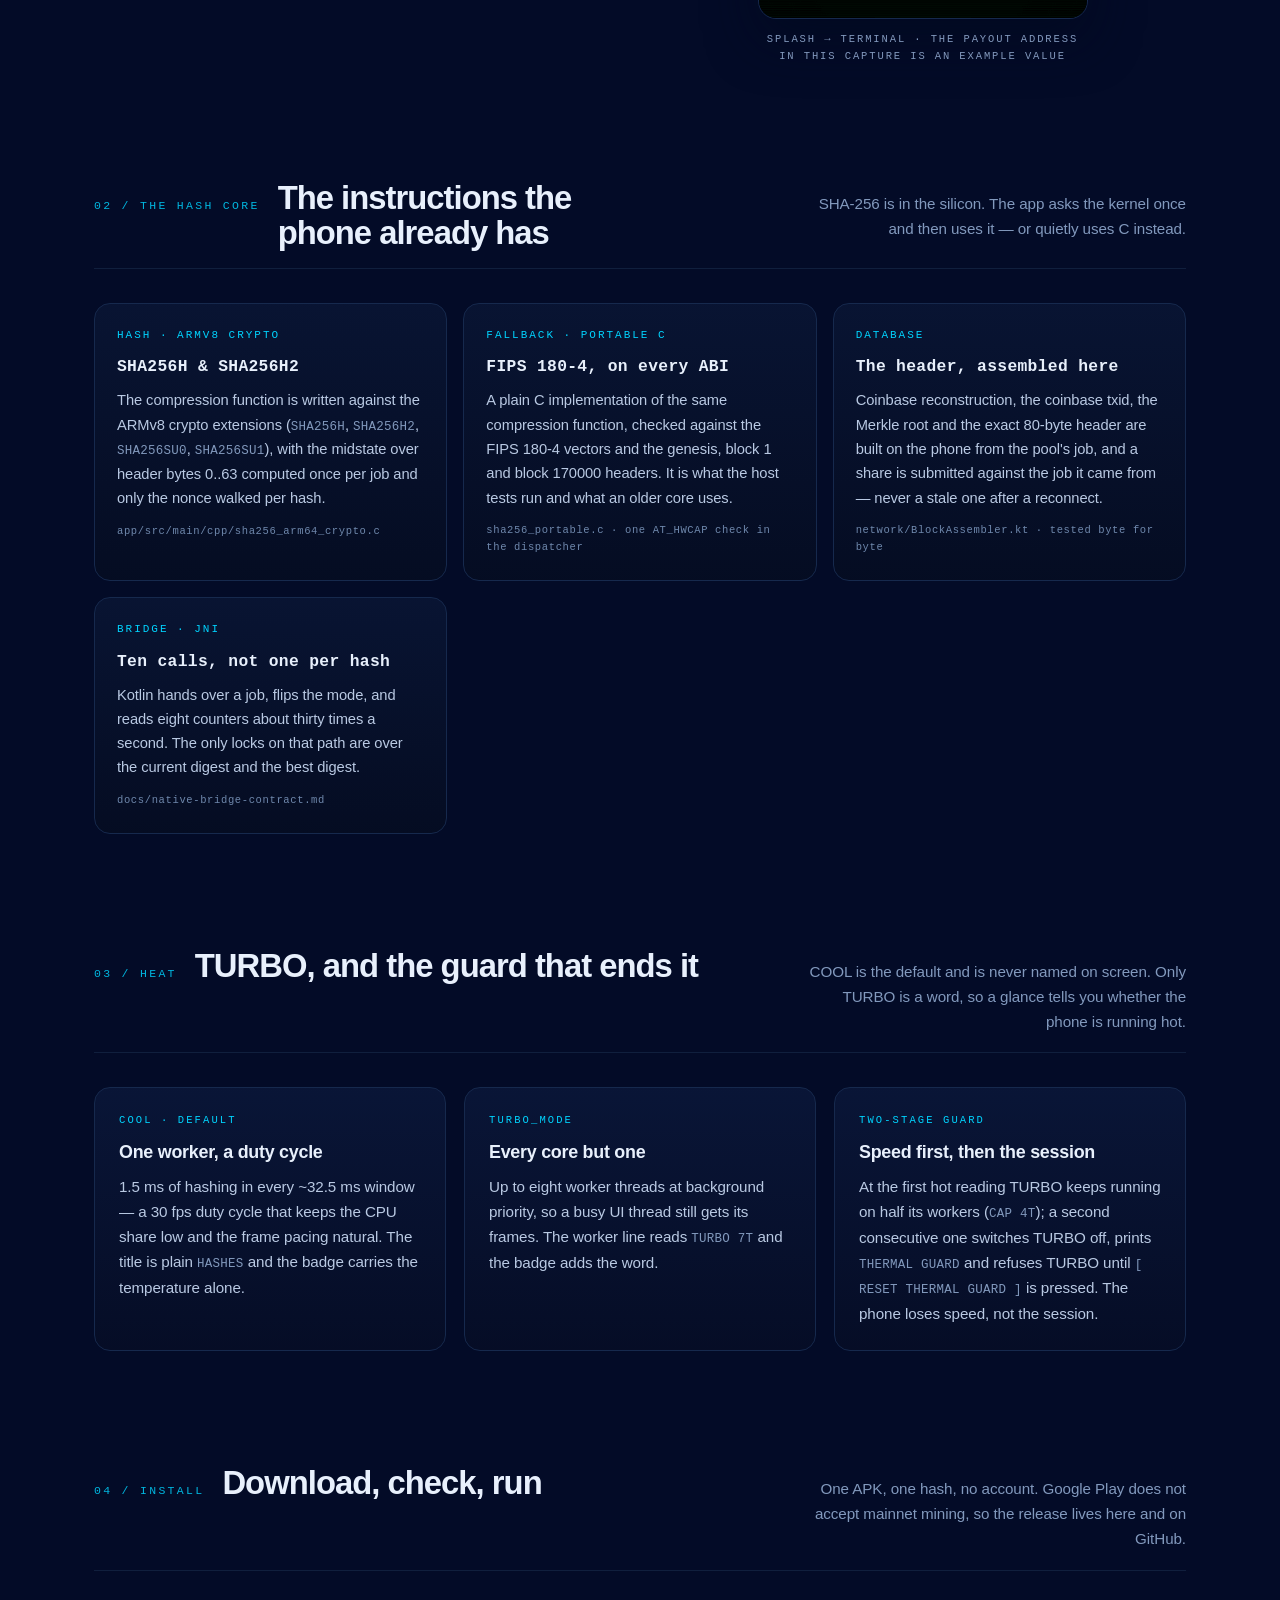
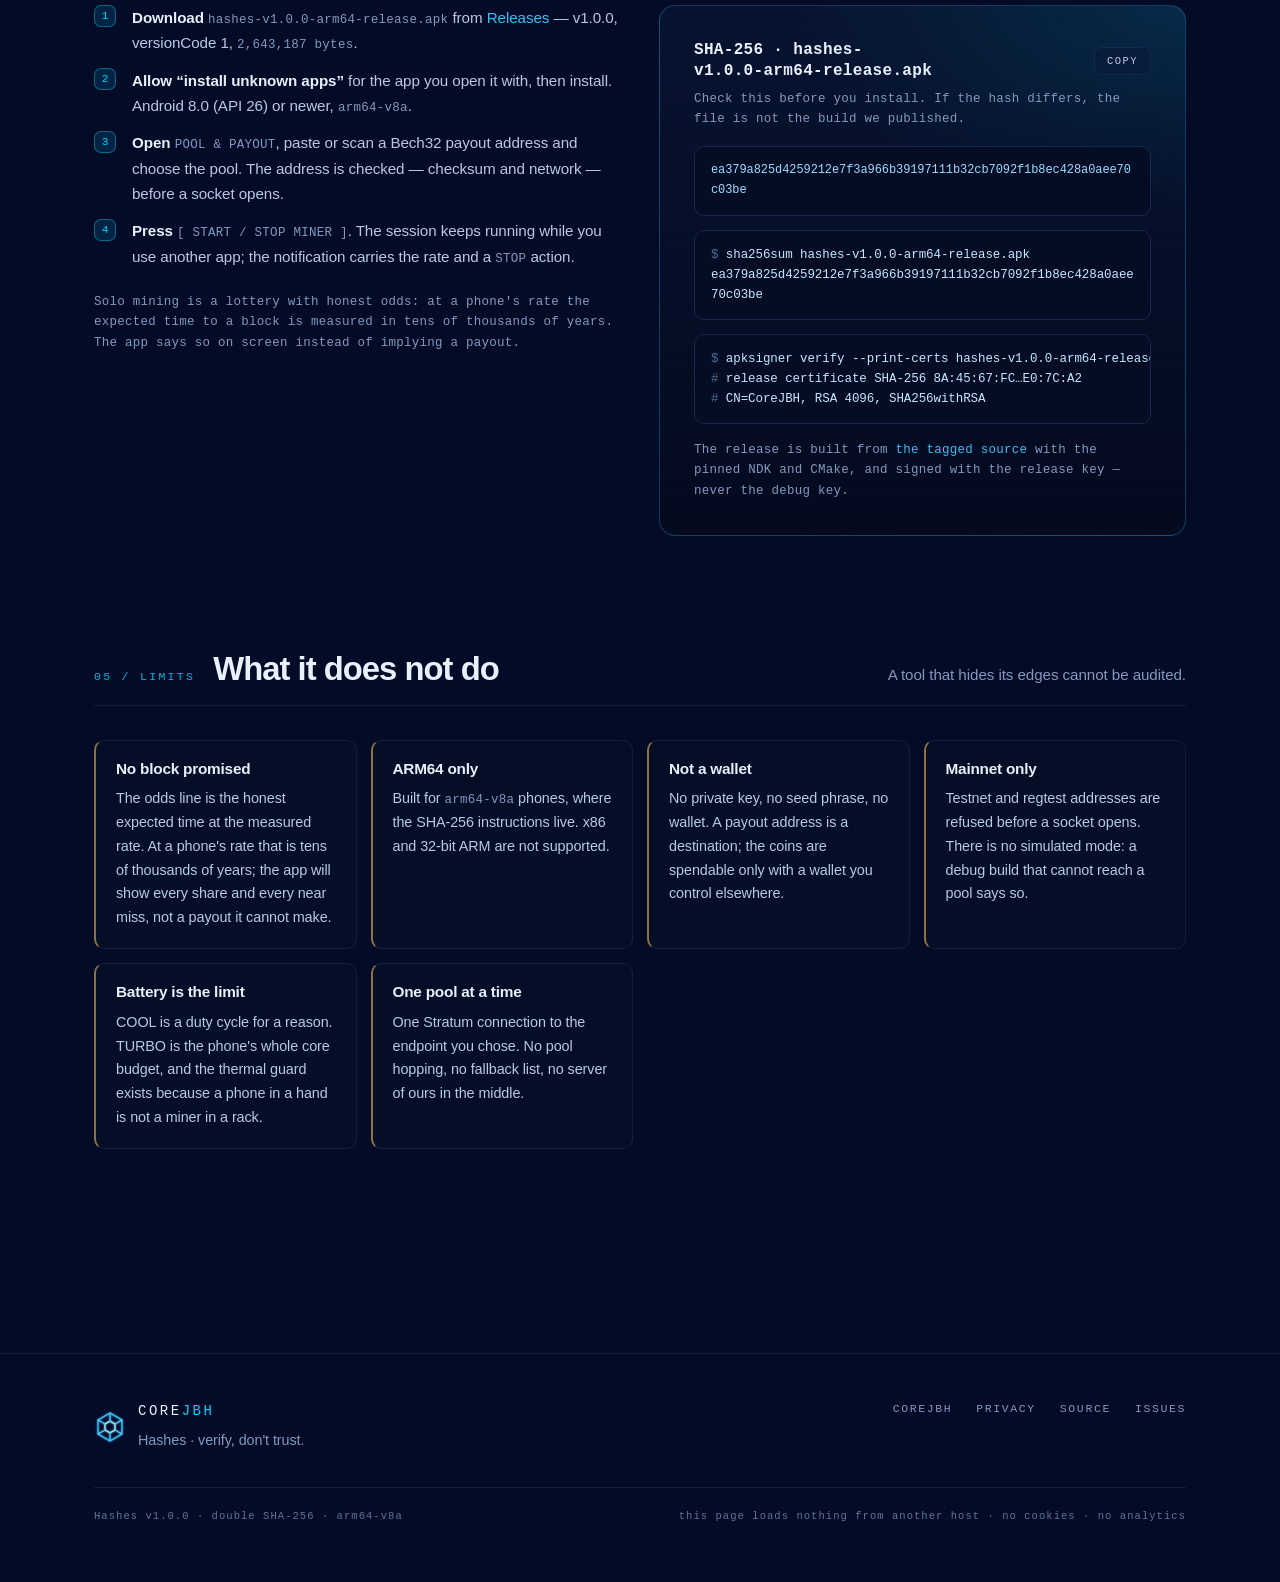
<file: hashes/index.html>
<!DOCTYPE html>
<html lang="en">
<head>
<meta charset="utf-8">
<meta name="viewport" content="width=device-width, initial-scale=1">
<title>Hashes — a solo Bitcoin miner with a CRT terminal, on your phone</title>
<meta name="description" content="Hashes hashes real mainnet block headers on an Android phone with the ARMv8 SHA-256 instructions, over Stratum V1, in a monochrome green CRT terminal. No account, no wallet, no seed, no trackers.">
<meta name="author" content="CoreJBH">
<meta name="theme-color" content="#030B27">
<meta name="color-scheme" content="dark">
<meta name="application-name" content="CoreJBH">
<meta name="mobile-web-app-capable" content="yes">
<meta name="apple-mobile-web-app-capable" content="yes">
<meta name="apple-mobile-web-app-status-bar-style" content="black">
<meta name="apple-mobile-web-app-title" content="CoreJBH">
<meta property="og:type" content="website">
<meta property="og:title" content="Hashes — solo Bitcoin miner, CRT terminal">
<meta property="og:description" content="Every digest on screen was computed on the phone with the ARMv8 SHA-256 instructions. A payout address, a pool, and nothing else.">
<meta property="og:url" content="https://corejbh.github.io/hashes/">
<meta property="og:image" content="https://corejbh.github.io/assets/img/og-hashes.png">
<meta name="twitter:card" content="summary_large_image">
<link rel="canonical" href="https://corejbh.github.io/hashes/">
<link rel="icon" href="../assets/img/favicon-32.png?v=2026-11-22f" sizes="32x32" type="image/png">
<link rel="icon" href="../assets/img/icon-192.png?v=2026-11-22f" sizes="192x192" type="image/png">
<link rel="icon" href="../assets/img/icon-512.png?v=2026-11-22f" sizes="512x512" type="image/png">
<link rel="apple-touch-icon" href="../assets/img/apple-touch-icon.png?v=2026-11-22f" sizes="180x180">
<link rel="manifest" href="/manifest.webmanifest?v=2026-11-22g">
<link rel="stylesheet" href="../assets/css/site.css?v=2026-11-28a">
</head>
<body>
<a class="skip" href="#main">Skip to content</a>

<header class="site-head">
  <div class="wrap">
    <a class="brand" href="../" aria-label="CoreJBH home">
      <img class="brand-mark" src="../assets/img/tesseract-mark.png?v=2026-11-22f" width="30" height="30" alt="" decoding="async">
      <span class="word">CORE<span class="dot">JBH</span></span>
    </a>
    <nav class="site-nav" aria-label="Main">
      <a href="#terminal">Terminal</a>
      <a href="#core" class="opt">Hash core</a>
      <a href="#install">Install</a>
      <a class="gh" href="https://github.com/CoreJBH/hashes" rel="noopener">GitHub &#8599;</a>
    </nav>
  </div>
</header>

<main id="main">

  <section class="hero app-hero hero-solo">
    <div class="wrap hero-grid">
      <div class="hero-copy">
        <div class="badge-row">
          <span class="badge live">v1.0.0 released</span>
          <span class="badge">mainnet</span>
          <span class="badge">arm64-v8a</span>
          <span class="badge">Android 8.0+</span>
        </div>
        <h1 class="wordmark">Hashes</h1>
        <p class="lead" style="margin-top:20px">A solo Bitcoin miner that is honest about the arithmetic. The phone takes
          work from a pool, assembles the 80-byte header itself, and hashes it with the ARMv8 crypto instructions —
          and every digest on the terminal is one the device actually produced.</p>
        <div class="actions">
          <a class="btn btn-primary" href="https://github.com/CoreJBH/hashes/releases/latest/download/hashes-v1.0.0-arm64-release.apk" rel="noopener">
            <svg viewBox="0 0 16 16" aria-hidden="true" fill="none" stroke="currentColor" stroke-width="1.7" stroke-linecap="round" stroke-linejoin="round"><path d="M8 2v8M4.5 7 8 10.5 11.5 7M3 13.5h10"/></svg>
            Download APK · v1.0.0
          </a>
          <a class="btn btn-ghost" href="#install">
            <svg viewBox="0 0 16 16" aria-hidden="true" fill="none" stroke="currentColor" stroke-width="1.7" stroke-linecap="round" stroke-linejoin="round"><path d="M8 1.8 13 3.6v4.1c0 3-2 5.4-5 6.5-3-1.1-5-3.5-5-6.5V3.6L8 1.8Z"/><path d="m5.9 7.9 1.5 1.5 2.9-3"/></svg>
            Verify a download
          </a>
          <a class="btn btn-link" href="https://github.com/CoreJBH/hashes" rel="noopener">Source &#8599;</a>
        </div>
        <p class="hero-note">
          <span>no account</span><span>no wallet</span><span>no seed</span><span>mainnet only</span>
        </p>
      </div>
    </div>
  </section>

  <div class="wrap">
    <div class="strip" aria-label="At a glance">
      <span><b>SHA-256d · ARMv8 crypto</b></span>
      <span>Stratum V1 · TLS or TCP</span>
      <span>TURBO_MODE + thermal guard</span>
      <span>foreground service</span>
      <span>English only</span>
    </div>
  </div>

  <section class="sec" id="terminal">
    <div class="wrap">
      <div class="sec-head">
        <span class="idx">01 / THE TERMINAL</span>
        <h2>One palette, no decoration that is not information</h2>
        <p>A CRT screen with the session facts on top, the hash stream in the middle and the two buttons at the bottom.</p>
      </div>

      <div class="two-col">
        <div>
          <p style="color:var(--ink-dim)">The screen is a terminal, not a dashboard. The top carries the pool, the
            engine and the temperature; the block panel carries the height, the previous hash, the payout address, the
            network target and the nonce; below it the <code class="mono">LIVE_HASH_STREAM</code> prints each digest as
            it is produced, newest first, down to the last row the panel has room for.</p>
          <p style="color:var(--ink-dim)">A near miss — four or more leading zeros — is inverted so it is visible at a
            glance. <code class="mono">WORKERS</code> draws one bar per thread from that thread's own counter, with
            live rate and temperature sparklines. <code class="mono">EVENT_LOG</code> prints jobs, shares, link changes
            and thermal steps, newest first.</p>
          <p style="color:var(--ink-dim)">Nothing on the screen is a number the app did not compute: the odds line is
            difficulty × 2³² ÷ the measured rate, and it says so in years.</p>

          <dl class="facts">
            <div><dt>hash</dt><dd>double SHA-256</dd></div>
            <div><dt>ABI</dt><dd>arm64-v8a</dd></div>
            <div><dt>Android</dt><dd>8.0+ (API 26)</dd></div>
            <div><dt>pool</dt><dd>Stratum V1</dd></div>
            <div><dt>threads</dt><dd>1 · up to 8</dd></div>
            <div><dt>modes</dt><dd>COOL / TURBO</dd></div>
          </dl>
        </div>

        <div class="shots" style="grid-template-columns:minmax(0,1fr);justify-items:center">
          <figure class="shot reveal" style="max-width:330px">
            <img src="../assets/img/hashes-demo.gif" width="540" height="1170" alt="The splash screen settles on its glow, the terminal opens, and the live hash stream scrolls while the worker meter, rate and event log move" loading="lazy" decoding="async">
            <figcaption>Splash → terminal · the payout address in this capture is an example value</figcaption>
          </figure>
        </div>
      </div>
    </div>
  </section>

  <section class="sec" id="core">
    <div class="wrap">
      <div class="sec-head">
        <span class="idx">02 / THE HASH CORE</span>
        <h2>The instructions the phone already has</h2>
        <p>SHA-256 is in the silicon. The app asks the kernel once and then uses it — or quietly uses C instead.</p>
      </div>

      <div class="spec-grid">
        <article class="spec reveal">
          <p class="sym">Hash · ARMv8 crypto</p>
          <h3>SHA256H &amp; SHA256H2</h3>
          <p>The compression function is written against the ARMv8 crypto extensions
            (<span class="mono">SHA256H</span>, <span class="mono">SHA256H2</span>,
            <span class="mono">SHA256SU0</span>, <span class="mono">SHA256SU1</span>), with the midstate over header
            bytes 0..63 computed once per job and only the nonce walked per hash.</p>
          <span class="where">app/src/main/cpp/sha256_arm64_crypto.c</span>
        </article>

        <article class="spec reveal">
          <p class="sym">Fallback · portable C</p>
          <h3>FIPS 180-4, on every ABI</h3>
          <p>A plain C implementation of the same compression function, checked against the FIPS 180-4 vectors and the
            genesis, block 1 and block 170000 headers. It is what the host tests run and what an older core uses.</p>
          <span class="where">sha256_portable.c · one AT_HWCAP check in the dispatcher</span>
        </article>

        <article class="spec reveal">
          <p class="sym">Database</p>
          <h3>The header, assembled here</h3>
          <p>Coinbase reconstruction, the coinbase txid, the Merkle root and the exact 80-byte header are built on the
            phone from the pool's job, and a share is submitted against the job it came from — never a stale one after
            a reconnect.</p>
          <span class="where">network/BlockAssembler.kt · tested byte for byte</span>
        </article>

        <article class="spec reveal">
          <p class="sym">Bridge · JNI</p>
          <h3>Ten calls, not one per hash</h3>
          <p>Kotlin hands over a job, flips the mode, and reads eight counters about thirty times a second. The only
            locks on that path are over the current digest and the best digest.</p>
          <span class="where">docs/native-bridge-contract.md</span>
        </article>
      </div>
    </div>
  </section>

  <section class="sec" id="turbo">
    <div class="wrap">
      <div class="sec-head">
        <span class="idx">03 / HEAT</span>
        <h2>TURBO, and the guard that ends it</h2>
        <p>COOL is the default and is never named on screen. Only TURBO is a word, so a glance tells you whether the
          phone is running hot.</p>
      </div>

      <div class="grid">
        <div class="card">
          <p class="kicker">COOL · default</p>
          <h3>One worker, a duty cycle</h3>
          <p>1.5 ms of hashing in every ~32.5 ms window — a 30 fps duty cycle that keeps the CPU share low and the
            frame pacing natural. The title is plain <span class="mono">HASHES</span> and the badge carries the
            temperature alone.</p>
        </div>
        <div class="card">
          <p class="kicker">TURBO_MODE</p>
          <h3>Every core but one</h3>
          <p>Up to eight worker threads at background priority, so a busy UI thread still gets its frames. The worker
            line reads <span class="mono">TURBO 7T</span> and the badge adds the word.</p>
        </div>
        <div class="card">
          <p class="kicker">Two-stage guard</p>
          <h3>Speed first, then the session</h3>
          <p>At the first hot reading TURBO keeps running on half its workers (<span class="mono">CAP 4T</span>); a
            second consecutive one switches TURBO off, prints <span class="mono">THERMAL GUARD</span> and refuses
            TURBO until <span class="mono">[ RESET THERMAL GUARD ]</span> is pressed. The phone loses speed, not the
            session.</p>
        </div>
      </div>
    </div>
  </section>

  <section class="sec" id="install">
    <div class="wrap">
      <div class="sec-head">
        <span class="idx">04 / INSTALL</span>
        <h2>Download, check, run</h2>
        <p>One APK, one hash, no account. Google Play does not accept mainnet mining, so the release lives here and on
          GitHub.</p>
      </div>

      <div class="two-col">
        <div>
          <ul class="checks steps">
            <li><b>Download</b> <span class="mono">hashes-v1.0.0-arm64-release.apk</span> from
              <a href="https://github.com/CoreJBH/hashes/releases/latest" rel="noopener">Releases</a> — v1.0.0,
              versionCode 1, <span class="mono" id="apk-size">2,643,187 bytes</span>.</li>
            <li><b>Allow “install unknown apps”</b> for the app you open it with, then install. Android 8.0 (API 26) or
              newer, <span class="mono">arm64-v8a</span>.</li>
            <li><b>Open</b> <span class="mono">POOL &amp; PAYOUT</span>, paste or scan a Bech32 payout address and choose
              the pool. The address is checked — checksum and network — before a socket opens.</li>
            <li><b>Press</b> <span class="mono">[ START / STOP MINER ]</span>. The session keeps running while you use
              another app; the notification carries the rate and a <span class="mono">STOP</span> action.</li>
          </ul>
          <p class="mono" style="margin-top:22px">Solo mining is a lottery with honest odds: at a phone's rate the
            expected time to a block is measured in tens of thousands of years. The app says so on screen instead of
            implying a payout.</p>
        </div>

        <div class="verify">
          <div class="verify-head">
            <h3>SHA-256 · hashes-v1.0.0-arm64-release.apk</h3>
            <button class="copy" type="button" data-copy="apk-sha">copy</button>
          </div>
          <p class="mono" style="margin:0">Check this before you install. If the hash differs, the file is not the build
            we published.</p>
          <div class="hash">
            <code id="apk-sha">ea379a825d4259212e7f3a966b39197111b32cb7092f1b8ec428a0aee70c03be</code>
          </div>
          <pre class="cmd wrap"><span class="p">$</span> sha256sum hashes-v1.0.0-arm64-release.apk
ea379a825d4259212e7f3a966b39197111b32cb7092f1b8ec428a0aee70c03be</pre>
          <pre class="cmd"><span class="p">$</span> apksigner verify --print-certs hashes-v1.0.0-arm64-release.apk
<span class="p">#</span> release certificate SHA-256 8A:45:67:FC…E0:7C:A2
<span class="p">#</span> CN=CoreJBH, RSA 4096, SHA256withRSA</pre>
          <p class="mono" style="margin:16px 0 0">The release is built from
            <a href="https://github.com/CoreJBH/hashes" rel="noopener">the tagged source</a> with the pinned NDK and
            CMake, and signed with the release key — never the debug key.</p>
        </div>
      </div>
    </div>
  </section>

  <section class="sec" id="limits">
    <div class="wrap">
      <div class="sec-head">
        <span class="idx">05 / LIMITS</span>
        <h2>What it does not do</h2>
        <p>A tool that hides its edges cannot be audited.</p>
      </div>
      <div class="limits">
        <div class="limit"><h3>No block promised</h3><p>The odds line is the honest expected time at the measured rate. At a phone's rate that is tens of thousands of years; the app will show every share and every near miss, not a payout it cannot make.</p></div>
        <div class="limit"><h3>ARM64 only</h3><p>Built for <span class="mono">arm64-v8a</span> phones, where the SHA-256 instructions live. x86 and 32-bit ARM are not supported.</p></div>
        <div class="limit"><h3>Not a wallet</h3><p>No private key, no seed phrase, no wallet. A payout address is a destination; the coins are spendable only with a wallet you control elsewhere.</p></div>
        <div class="limit"><h3>Mainnet only</h3><p>Testnet and regtest addresses are refused before a socket opens. There is no simulated mode: a debug build that cannot reach a pool says so.</p></div>
        <div class="limit"><h3>Battery is the limit</h3><p>COOL is a duty cycle for a reason. TURBO is the phone's whole core budget, and the thermal guard exists because a phone in a hand is not a miner in a rack.</p></div>
        <div class="limit"><h3>One pool at a time</h3><p>One Stratum connection to the endpoint you chose. No pool hopping, no fallback list, no server of ours in the middle.</p></div>
      </div>
    </div>
  </section>

</main>

<footer class="site-foot">
  <div class="wrap">
    <div class="foot-grid">
      <div class="foot-brand">
        <img class="brand-mark" src="../assets/img/tesseract-mark.png?v=2026-11-22f" width="30" height="30" alt="" decoding="async">
        <div>
          <div class="word">CORE<span class="dot" style="color:var(--cyan)">JBH</span></div>
          <p class="tagline">Hashes · verify, don't trust.</p>
        </div>
      </div>
      <nav class="foot-links" aria-label="Footer">
        <a href="../">CoreJBH</a>
        <a href="privacy/">Privacy</a>
        <a href="https://github.com/CoreJBH/hashes" rel="noopener">Source</a>
        <a href="https://github.com/CoreJBH/hashes/issues" rel="noopener">Issues</a>
      </nav>
    </div>
    <div class="foot-note">
      <span>Hashes v1.0.0 · double SHA-256 · arm64-v8a</span>
      <span>this page loads nothing from another host · no cookies · no analytics</span>
    </div>
  </div>
</footer>

<script src="../assets/js/site.js?v=2026-11-22f" defer></script>
</body>
</html>
</file>
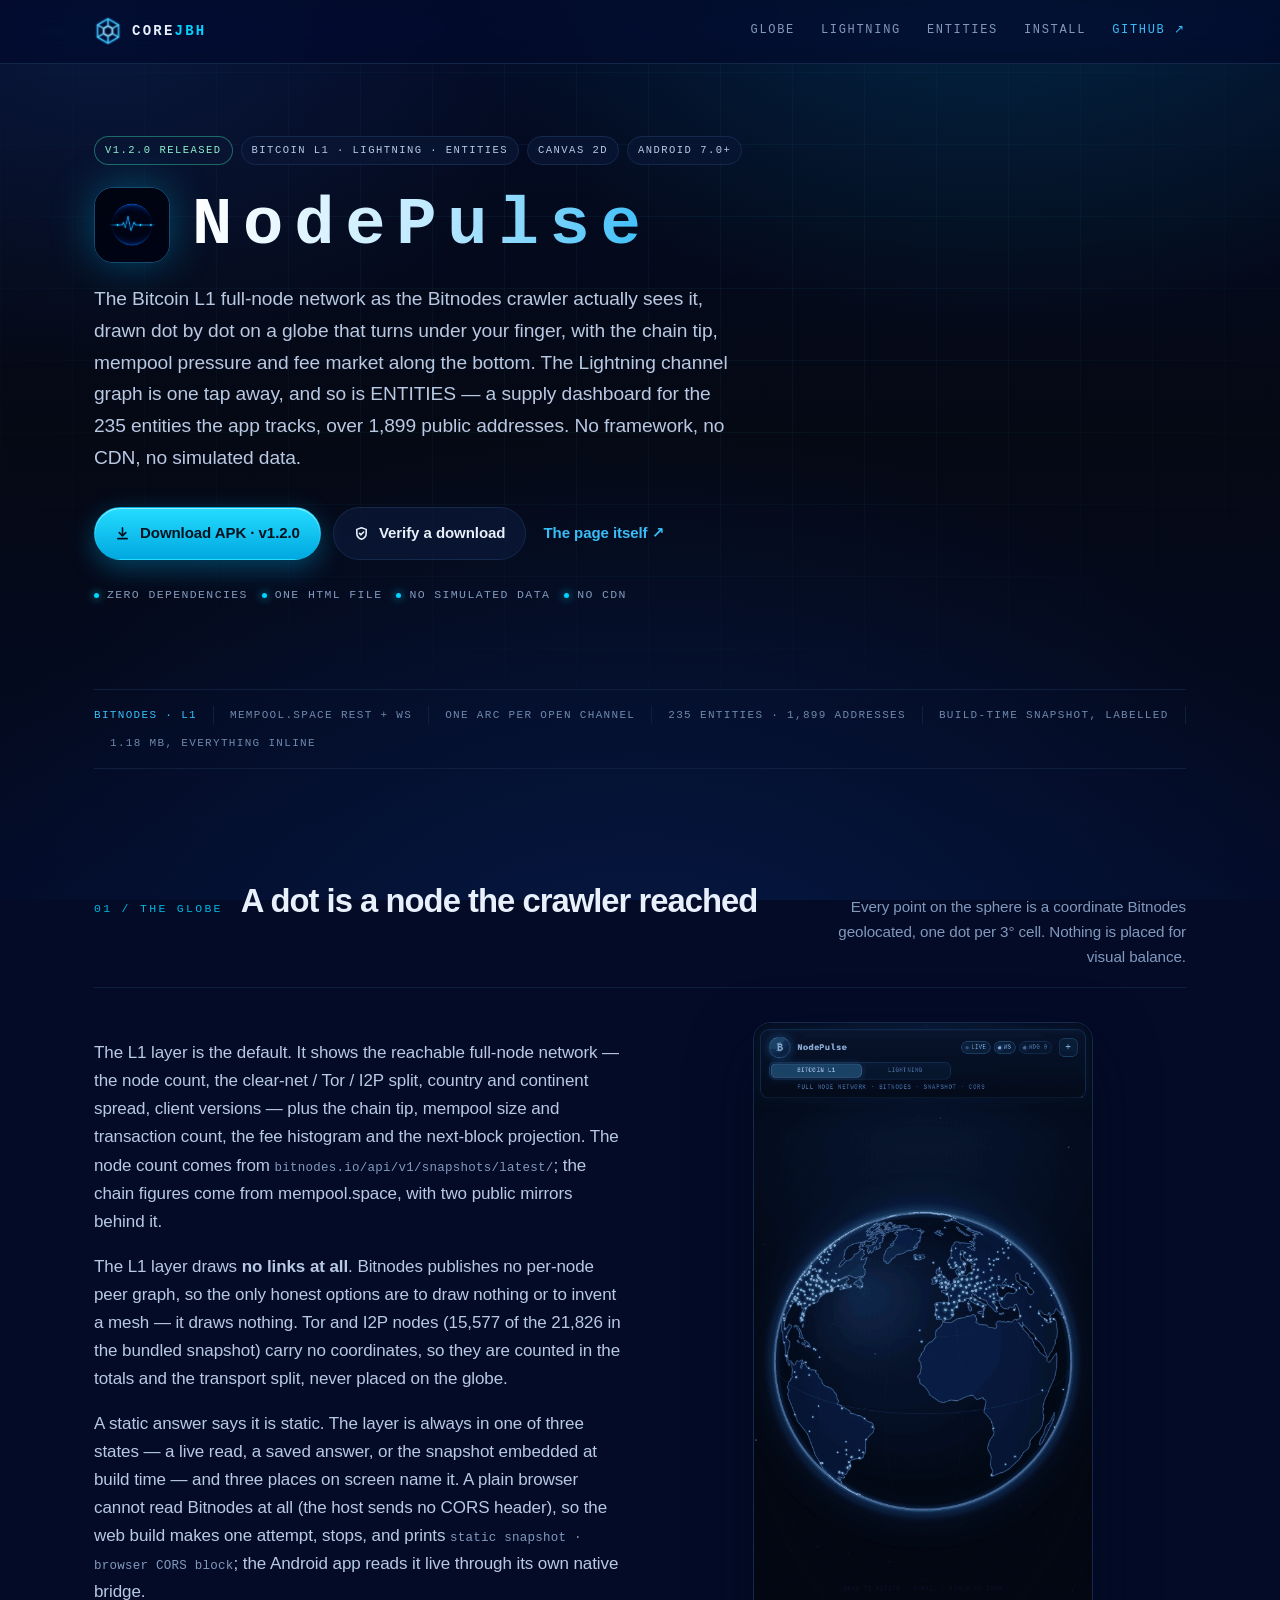
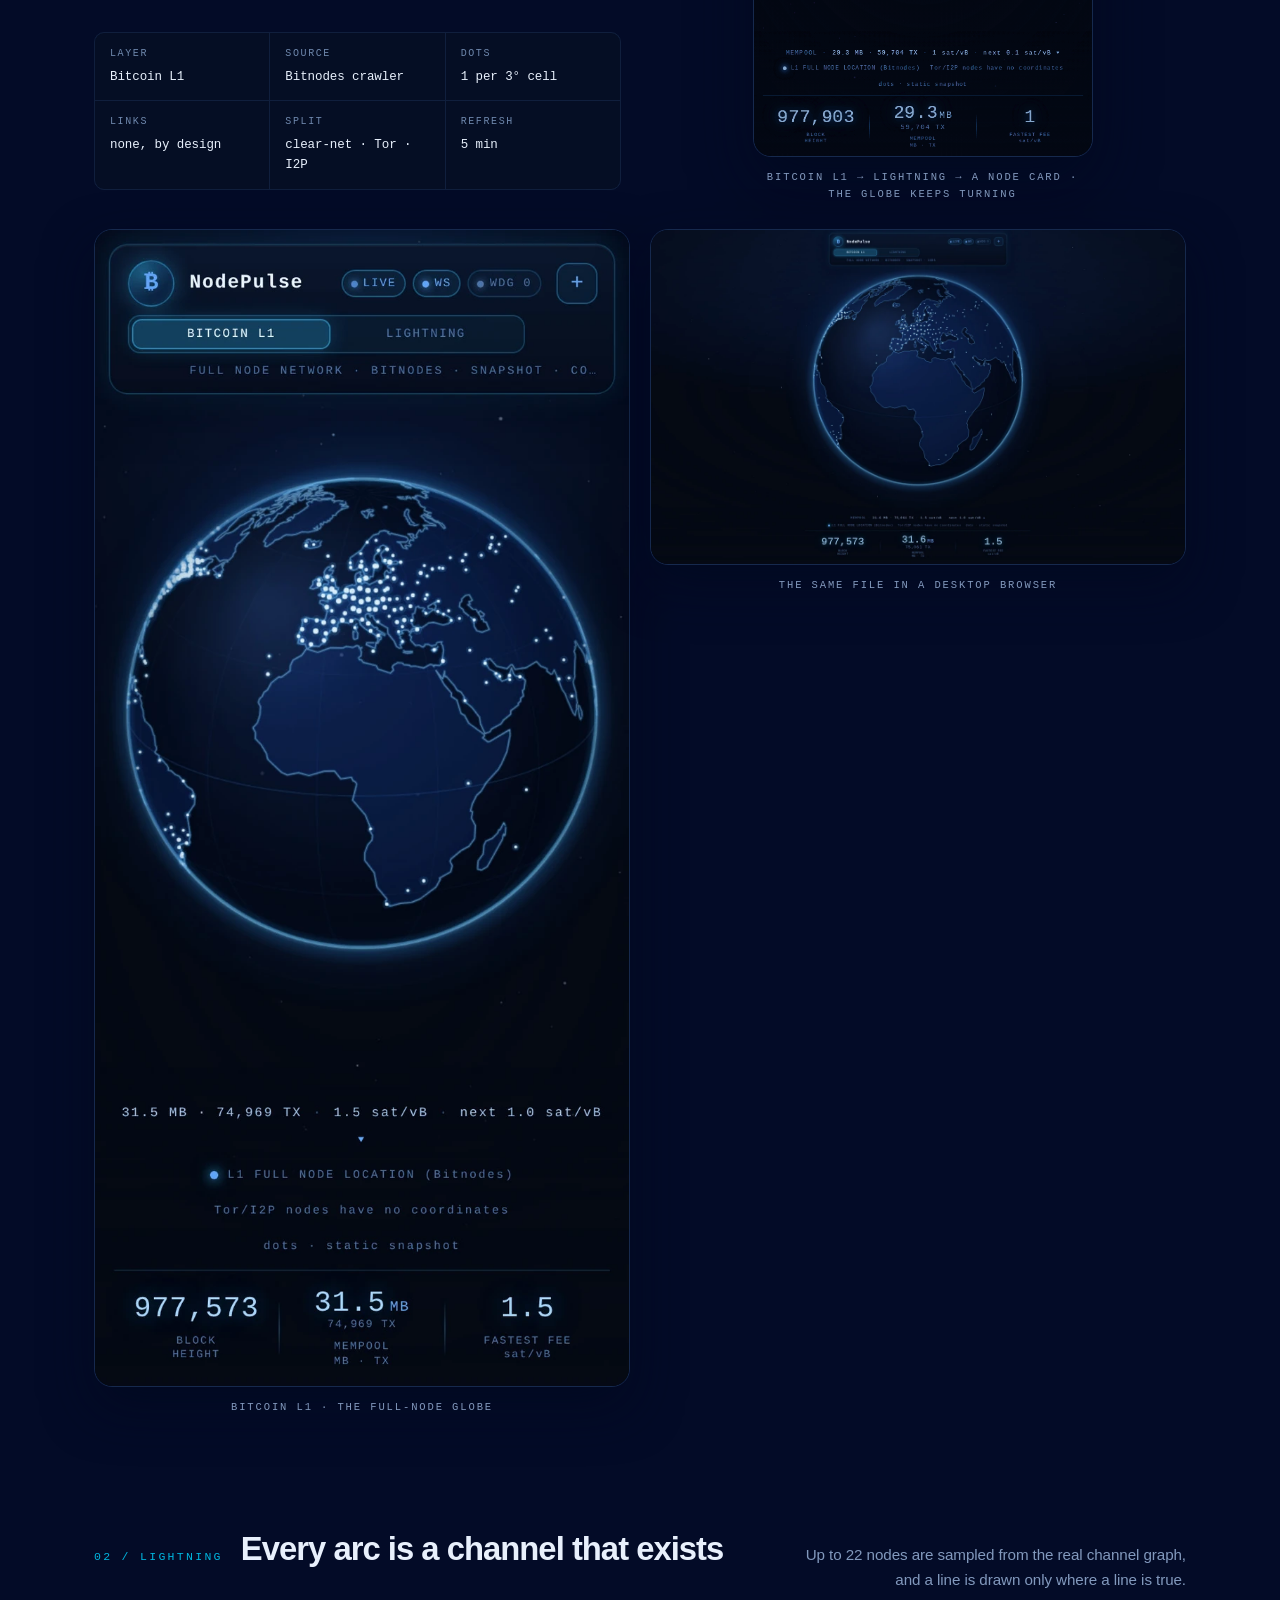
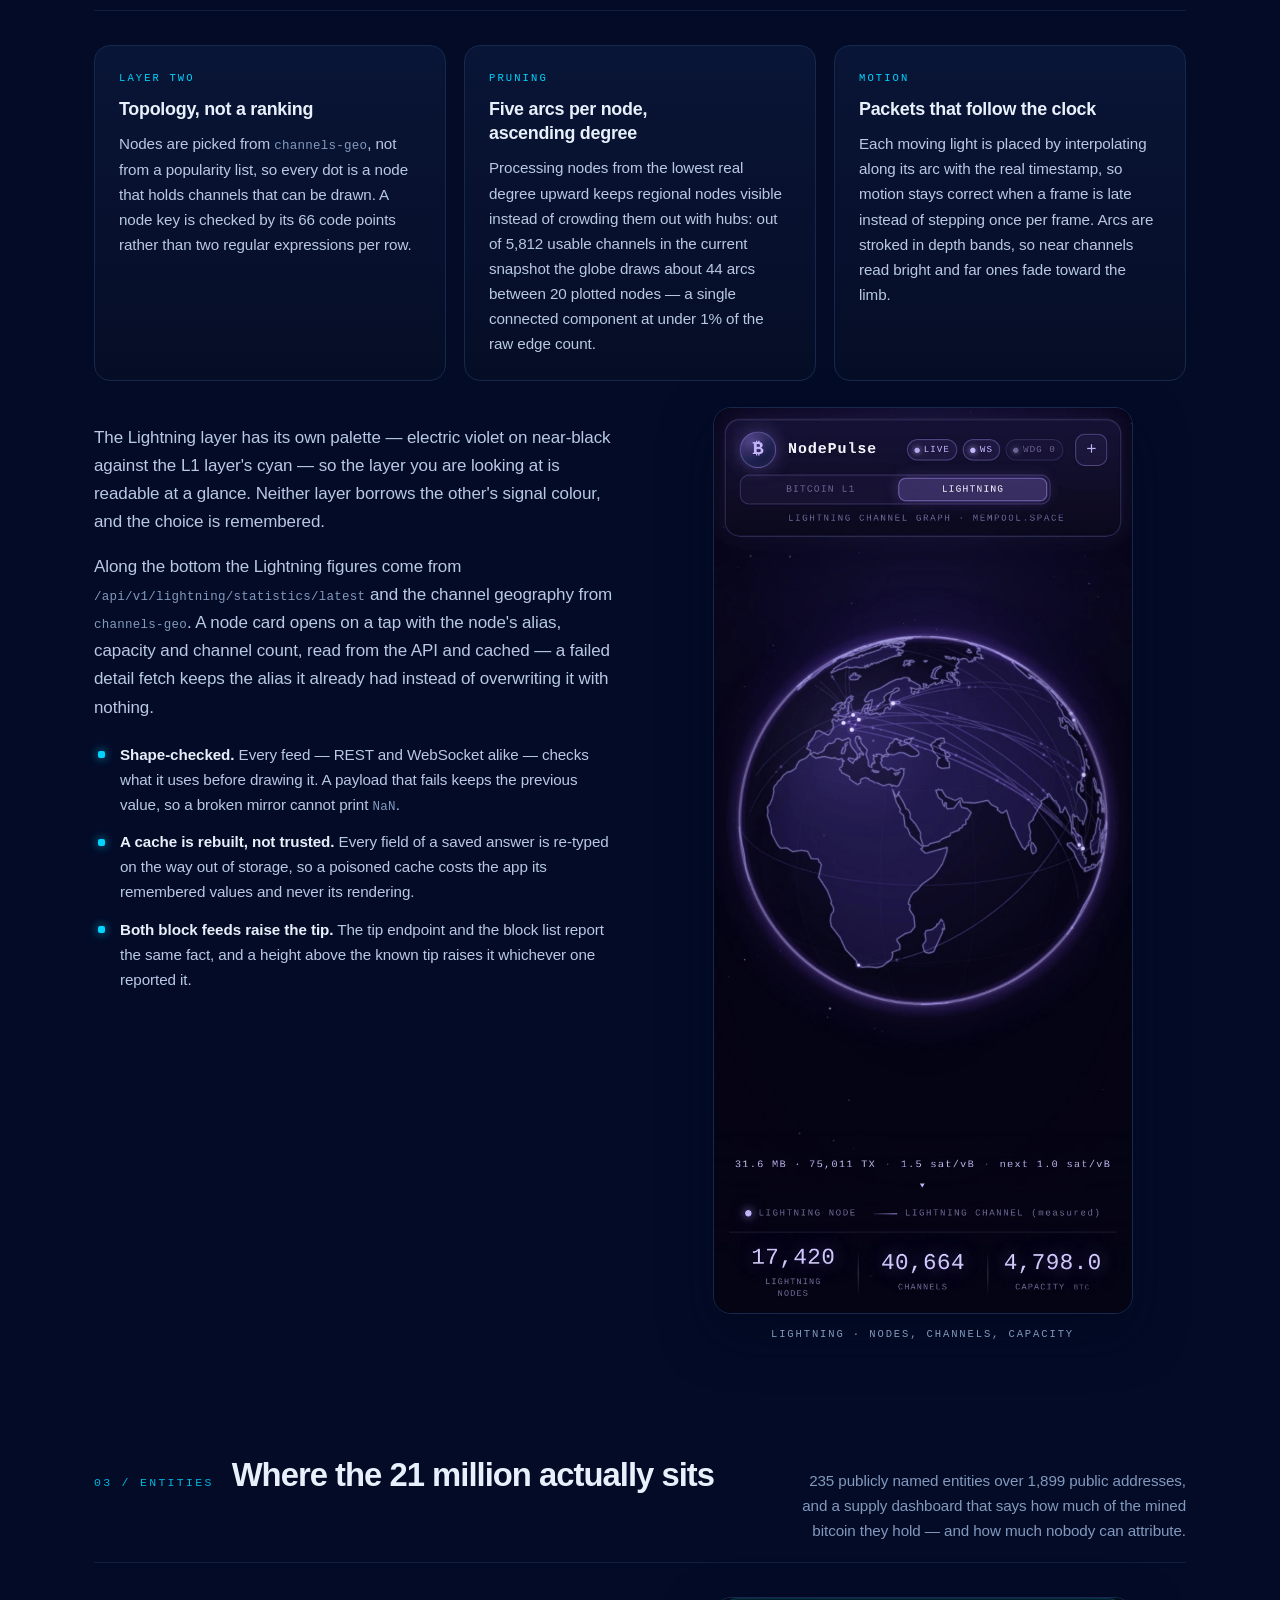
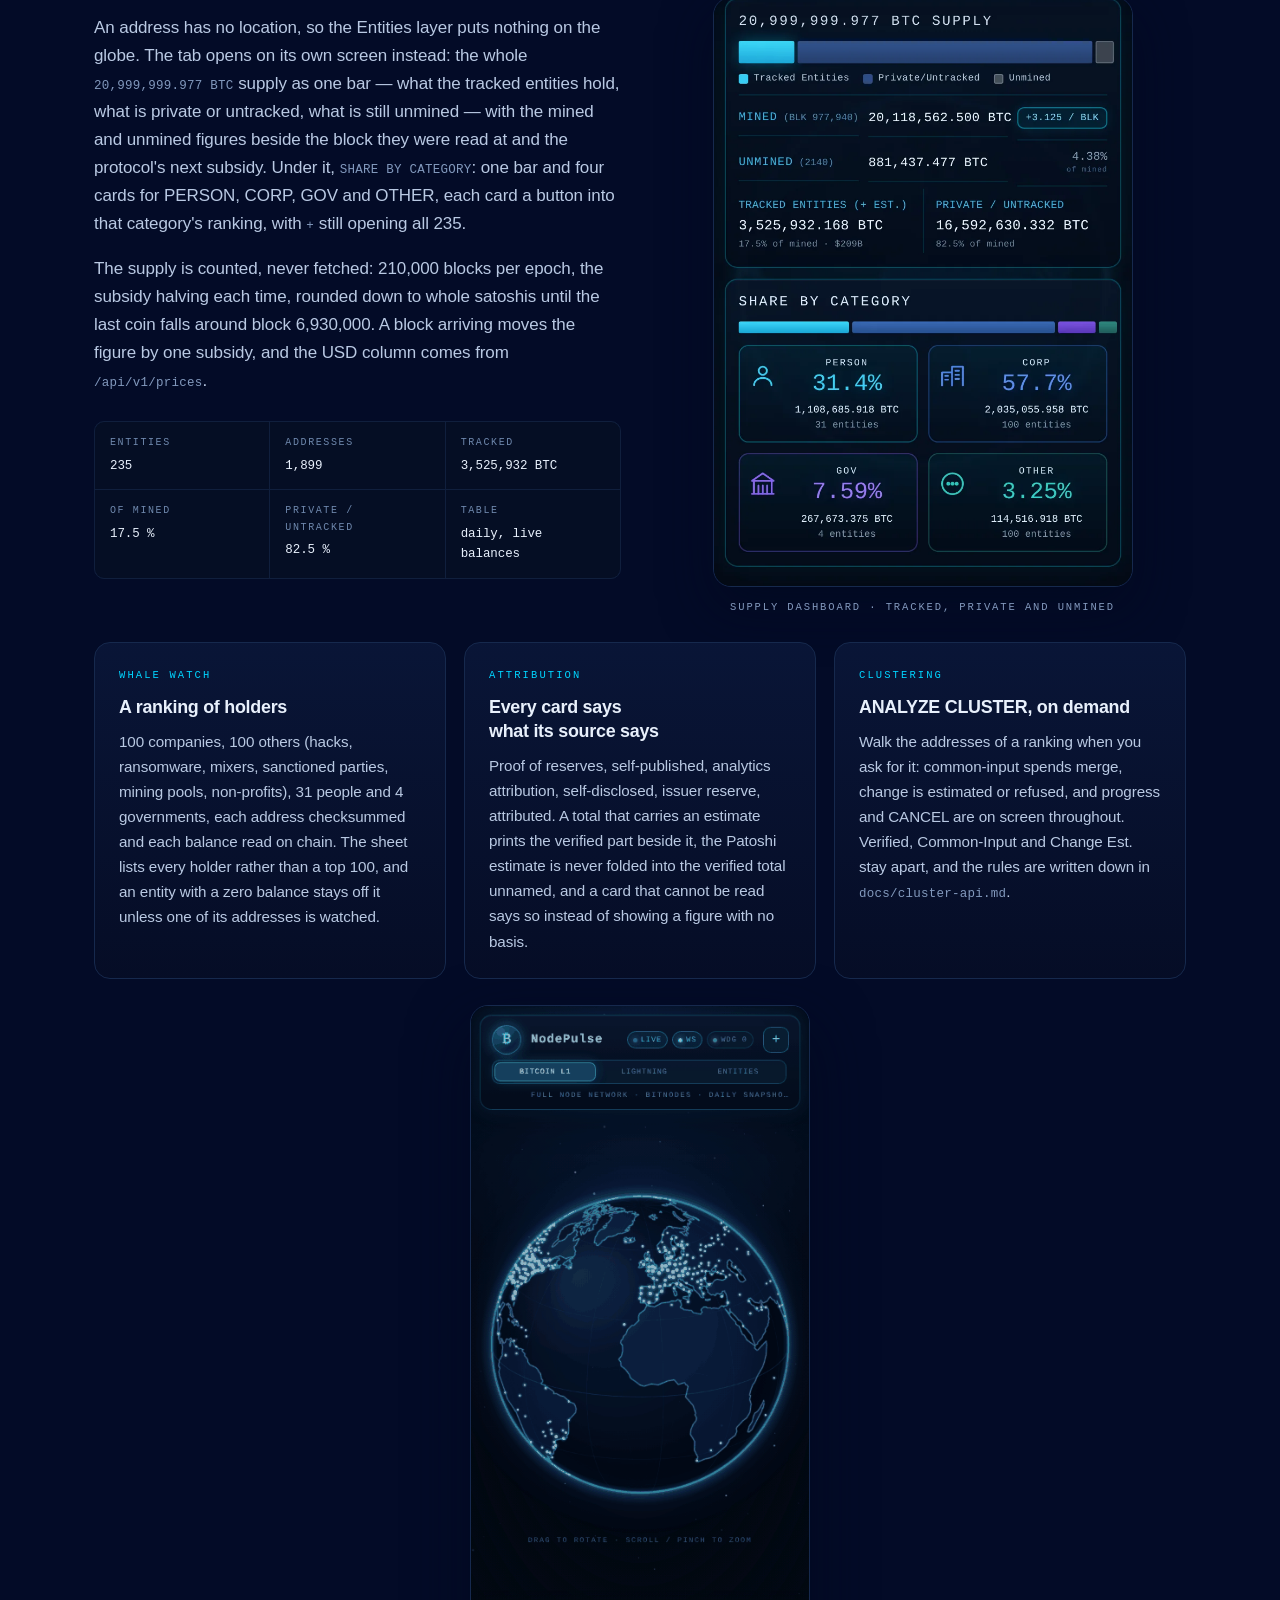
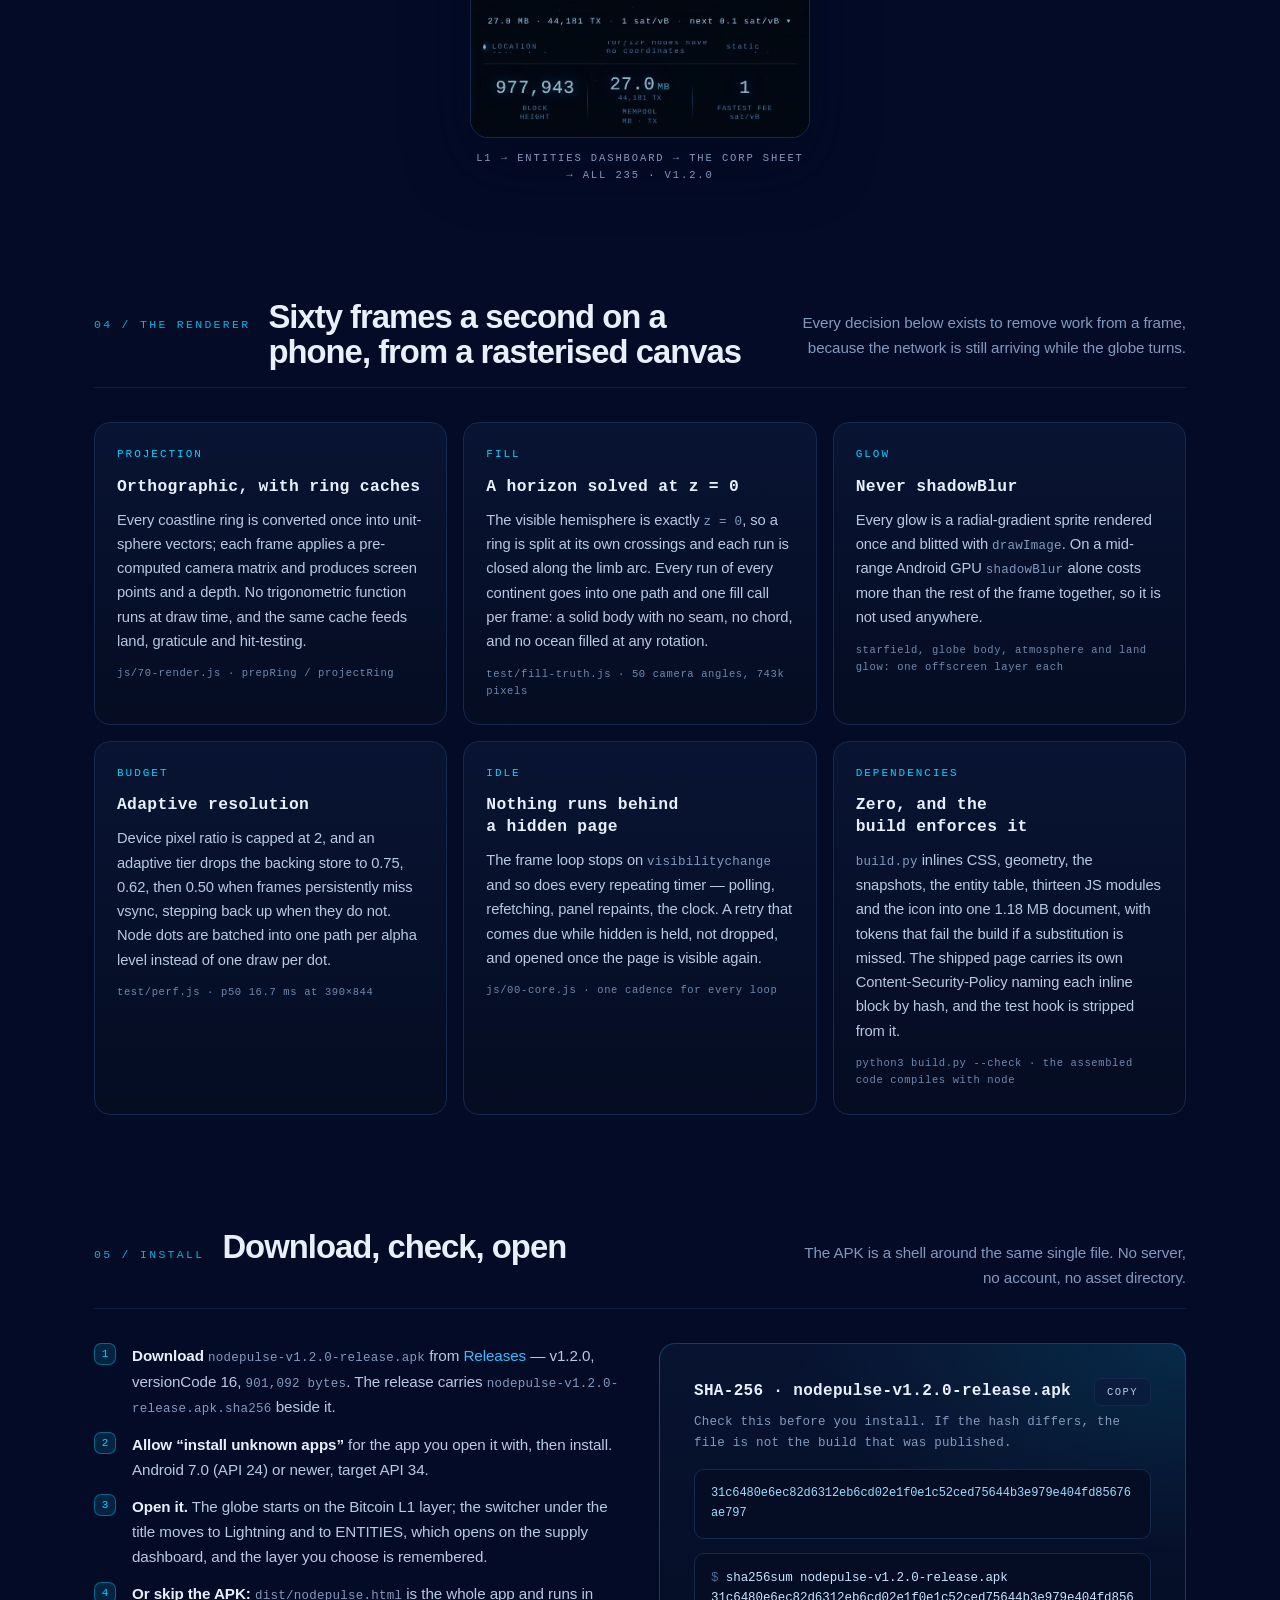
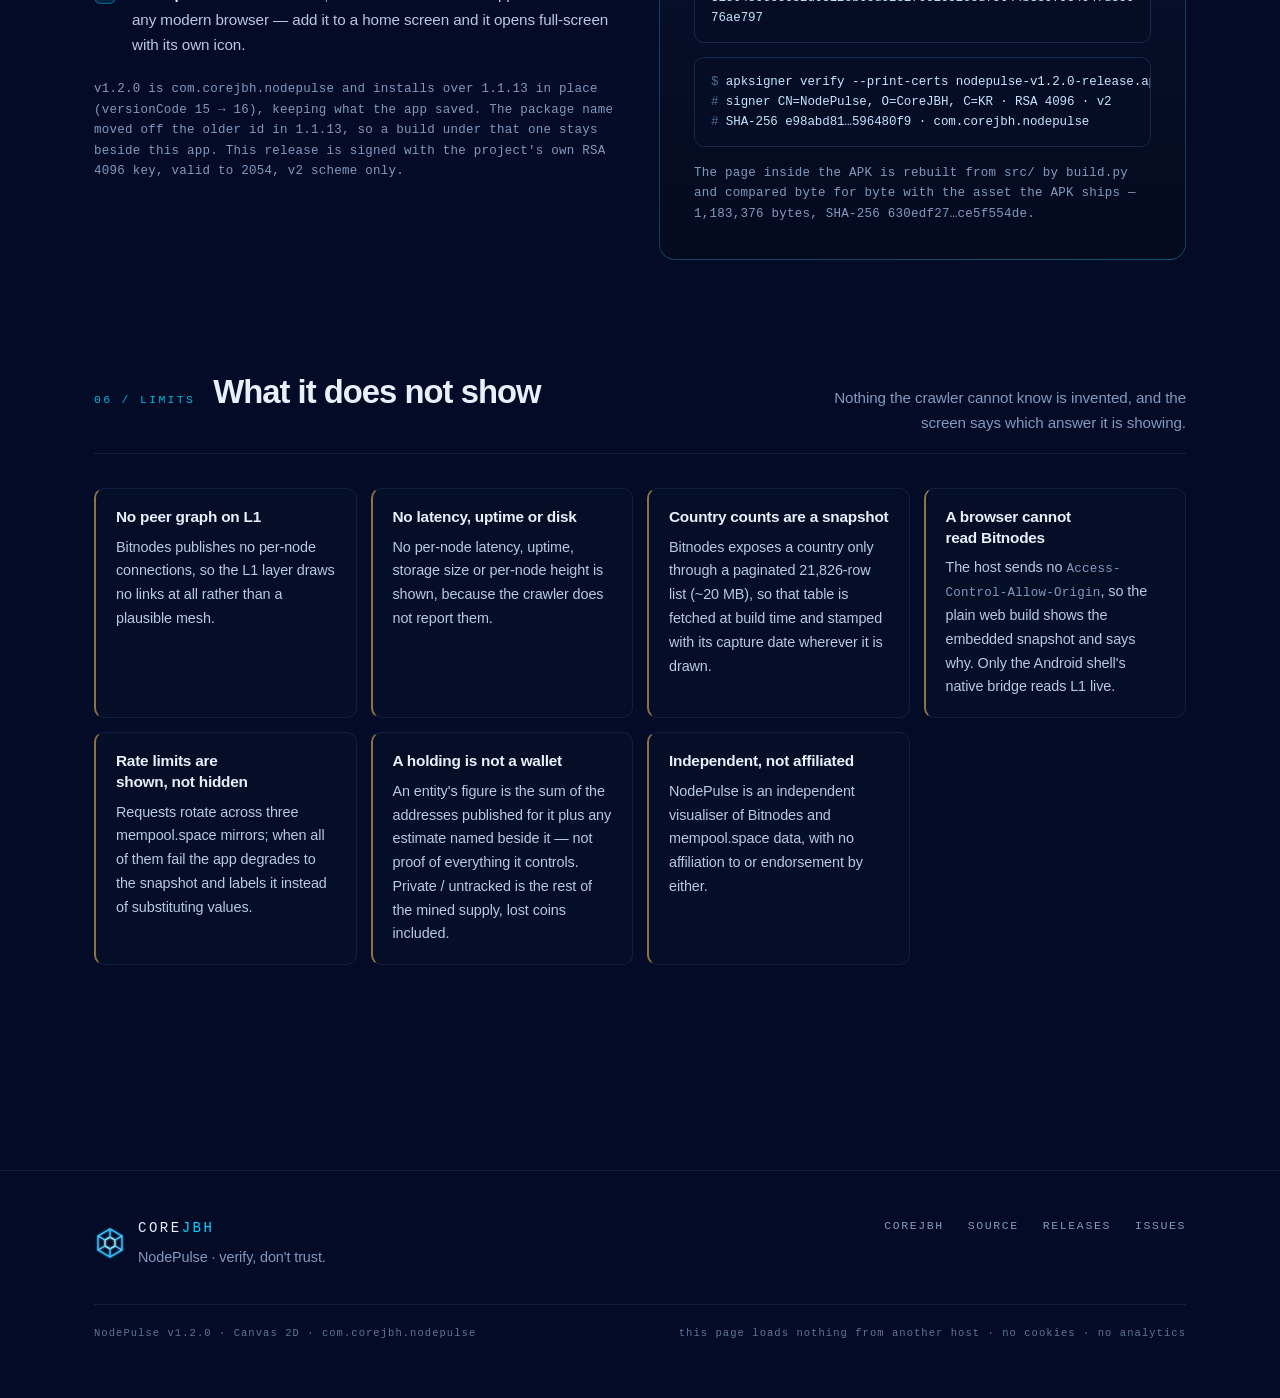
<file: nodepulse/index.html>
<!DOCTYPE html>
<html lang="en">
<head>
<meta charset="utf-8">
<meta name="viewport" content="width=device-width, initial-scale=1">
<title>NodePulse — the Bitcoin node network on a globe</title>
<meta name="description" content="NodePulse draws the Bitcoin L1 full-node network as the Bitnodes crawler sees it, the Lightning channel graph one tap away, and the supply dashboard for the 235 entities it tracks, on one Canvas 2D globe. Zero dependencies, one HTML file, and no simulated data.">
<meta name="author" content="CoreJBH">
<meta name="theme-color" content="#030B27">
<meta name="color-scheme" content="dark">
<meta name="application-name" content="CoreJBH">
<meta name="mobile-web-app-capable" content="yes">
<meta name="apple-mobile-web-app-capable" content="yes">
<meta name="apple-mobile-web-app-status-bar-style" content="black">
<meta name="apple-mobile-web-app-title" content="CoreJBH">
<meta property="og:type" content="website">
<meta property="og:title" content="NodePulse — the Bitcoin node network on a globe">
<meta property="og:description" content="Every dot was reported by a reachable node, every arc is a real open channel, and the 21M supply dashboard counts what the tracked entities hold. One Canvas 2D globe, zero dependencies, no simulated data.">
<meta property="og:url" content="https://corejbh.github.io/nodepulse/">
<meta property="og:image" content="https://corejbh.github.io/assets/img/icon-nodepulse-512.png">
<meta name="twitter:card" content="summary">
<link rel="canonical" href="https://corejbh.github.io/nodepulse/">
<link rel="icon" href="../assets/img/favicon-32.png?v=2026-11-28a" sizes="32x32" type="image/png">
<link rel="icon" href="../assets/img/icon-192.png?v=2026-11-28a" sizes="192x192" type="image/png">
<link rel="icon" href="../assets/img/icon-512.png?v=2026-11-28a" sizes="512x512" type="image/png">
<link rel="apple-touch-icon" href="../assets/img/apple-touch-icon.png?v=2026-11-28a" sizes="180x180">
<link rel="manifest" href="/manifest.webmanifest?v=2026-11-22g">
<link rel="stylesheet" href="../assets/css/site.css?v=2026-11-28a">
</head>
<body>
<a class="skip" href="#main">Skip to content</a>

<header class="site-head">
  <div class="wrap">
    <a class="brand" href="../" aria-label="CoreJBH home">
      <img class="brand-mark" src="../assets/img/tesseract-mark.png?v=2026-11-22f" width="30" height="30" alt="" decoding="async">
      <span class="word">CORE<span class="dot">JBH</span></span>
    </a>
    <nav class="site-nav" aria-label="Main">
      <a href="#globe">Globe</a>
      <a href="#lightning" class="opt">Lightning</a>
      <a href="#entities">Entities</a>
      <a href="#install">Install</a>
      <a class="gh" href="https://github.com/CoreJBH/nodepulse" rel="noopener">GitHub &#8599;</a>
    </nav>
  </div>
</header>

<main id="main">

  <section class="hero app-hero hero-solo">
    <div class="wrap hero-grid">
      <div class="hero-copy">
        <div class="badge-row">
          <span class="badge live">v1.2.0 released</span>
          <span class="badge">Bitcoin L1 · Lightning · Entities</span>
          <span class="badge">Canvas 2D</span>
          <span class="badge">Android 7.0+</span>
        </div>
        <div class="mark-row">
          <img class="app-icon" src="../assets/img/icon-nodepulse-512.png?v=2026-11-28a" width="76" height="76" alt="NodePulse app icon: a blue globe with a network pulse across it" decoding="async">
          <h1 class="wordmark">NodePulse</h1>
        </div>
        <p class="lead" style="margin-top:20px">The Bitcoin L1 full-node network as the Bitnodes crawler actually sees it,
          drawn dot by dot on a globe that turns under your finger, with the chain tip, mempool pressure and fee market
          along the bottom. The Lightning channel graph is one tap away, and so is ENTITIES — a supply dashboard for the
          235 entities the app tracks, over 1,899 public addresses. No framework, no CDN, no simulated data.</p>
        <div class="actions">
          <a class="btn btn-primary" href="https://github.com/CoreJBH/nodepulse/releases/download/v1.2.0/nodepulse-v1.2.0-release.apk" rel="noopener">
            <svg viewBox="0 0 16 16" aria-hidden="true" fill="none" stroke="currentColor" stroke-width="1.7" stroke-linecap="round" stroke-linejoin="round"><path d="M8 2v8M4.5 7 8 10.5 11.5 7M3 13.5h10"/></svg>
            Download APK · v1.2.0
          </a>
          <a class="btn btn-ghost" href="#install">
            <svg viewBox="0 0 16 16" aria-hidden="true" fill="none" stroke="currentColor" stroke-width="1.7" stroke-linecap="round" stroke-linejoin="round"><path d="M8 1.8 13 3.6v4.1c0 3-2 5.4-5 6.5-3-1.1-5-3.5-5-6.5V3.6L8 1.8Z"/><path d="m5.9 7.9 1.5 1.5 2.9-3"/></svg>
            Verify a download
          </a>
          <a class="btn btn-link" href="https://github.com/CoreJBH/nodepulse/blob/main/dist/nodepulse.html" rel="noopener">The page itself &#8599;</a>
        </div>
        <p class="hero-note">
          <span>zero dependencies</span><span>one HTML file</span><span>no simulated data</span><span>no CDN</span>
        </p>
      </div>
    </div>
  </section>

  <div class="wrap">
    <div class="strip" aria-label="At a glance">
      <span><b>Bitnodes · L1</b></span>
      <span>mempool.space REST + WS</span>
      <span>one arc per open channel</span>
      <span>235 entities · 1,899 addresses</span>
      <span>build-time snapshot, labelled</span>
      <span>1.18 MB, everything inline</span>
    </div>
  </div>

  <section class="sec" id="globe">
    <div class="wrap">
      <div class="sec-head">
        <span class="idx">01 / THE GLOBE</span>
        <h2>A dot is a node the crawler reached</h2>
        <p>Every point on the sphere is a coordinate Bitnodes geolocated, one dot per 3° cell. Nothing is placed for
          visual balance.</p>
      </div>

      <div class="two-col">
        <div>
          <p style="color:var(--ink-dim)">The L1 layer is the default. It shows the reachable full-node network — the
            node count, the clear-net / Tor / I2P split, country and continent spread, client versions — plus the chain
            tip, mempool size and transaction count, the fee histogram and the next-block projection. The node count
            comes from <span class="mono">bitnodes.io/api/v1/snapshots/latest/</span>; the chain figures come from
            mempool.space, with two public mirrors behind it.</p>
          <p style="color:var(--ink-dim)">The L1 layer draws <b>no links at all</b>. Bitnodes publishes no per-node peer
            graph, so the only honest options are to draw nothing or to invent a mesh — it draws nothing. Tor and I2P
            nodes (15,577 of the 21,826 in the bundled snapshot) carry no coordinates, so they are counted in the totals
            and the transport split, never placed on the globe.</p>
          <p style="color:var(--ink-dim)">A static answer says it is static. The layer is always in one of three states
            — a live read, a saved answer, or the snapshot embedded at build time — and three places on screen name it.
            A plain browser cannot read Bitnodes at all (the host sends no CORS header), so the web build makes one
            attempt, stops, and prints <span class="mono">static snapshot · browser CORS block</span>; the Android app
            reads it live through its own native bridge.</p>

          <dl class="facts">
            <div><dt>layer</dt><dd>Bitcoin L1</dd></div>
            <div><dt>source</dt><dd>Bitnodes crawler</dd></div>
            <div><dt>dots</dt><dd>1 per 3° cell</dd></div>
            <div><dt>links</dt><dd>none, by design</dd></div>
            <div><dt>split</dt><dd>clear-net · Tor · I2P</dd></div>
            <div><dt>refresh</dt><dd>5 min</dd></div>
          </dl>
        </div>

        <div class="shots" style="grid-template-columns:minmax(0,1fr);justify-items:center">
          <figure class="shot reveal shot-demo">
            <img src="../assets/img/np-demo.gif?v=2026-11-28b" width="540" height="1170" alt="NodePulse running: the Bitcoin L1 globe turns and its node dots blink against the cyan land, the page switches to the Lightning layer where violet nodes sit on channel arcs, a node is tapped and its card opens, and the page returns to L1" loading="lazy" decoding="async">
            <figcaption>Bitcoin L1 → Lightning → a node card · the globe keeps turning</figcaption>
          </figure>
        </div>
      </div>

      <div class="shots two" style="margin-top:26px">
        <figure class="shot reveal">
          <img src="../assets/img/np-l1.webp" width="760" height="1645" alt="NodePulse on a phone: the Bitcoin L1 full-node globe in cyan, the mempool row, the legend, and the block height, mempool and fastest-fee figures" loading="lazy" decoding="async">
          <figcaption>Bitcoin L1 · the full-node globe</figcaption>
        </figure>
        <figure class="shot reveal">
          <img src="../assets/img/np-desktop.webp" width="1200" height="750" alt="NodePulse in a desktop browser: the globe between a header and the figure row, with the network panel opened" loading="lazy" decoding="async">
          <figcaption>The same file in a desktop browser</figcaption>
        </figure>
      </div>
    </div>
  </section>

  <section class="sec" id="lightning">
    <div class="wrap">
      <div class="sec-head">
        <span class="idx">02 / LIGHTNING</span>
        <h2>Every arc is a channel that exists</h2>
        <p>Up to 22 nodes are sampled from the real channel graph, and a line is drawn only where a line is true.</p>
      </div>

      <div class="grid">
        <div class="card">
          <p class="kicker">Layer two</p>
          <h3>Topology, not a ranking</h3>
          <p>Nodes are picked from <span class="mono">channels-geo</span>, not from a popularity list, so every dot is
            a node that holds channels that can be drawn. A node key is checked by its 66 code points rather than two
            regular expressions per row.</p>
        </div>
        <div class="card">
          <p class="kicker">Pruning</p>
          <h3>Five arcs per node, ascending degree</h3>
          <p>Processing nodes from the lowest real degree upward keeps regional nodes visible instead of crowding them
            out with hubs: out of 5,812 usable channels in the current snapshot the globe draws about 44 arcs between
            20 plotted nodes — a single connected component at under 1% of the raw edge count.</p>
        </div>
        <div class="card">
          <p class="kicker">Motion</p>
          <h3>Packets that follow the clock</h3>
          <p>Each moving light is placed by interpolating along its arc with the real timestamp, so motion stays
            correct when a frame is late instead of stepping once per frame. Arcs are stroked in depth bands, so near
            channels read bright and far ones fade toward the limb.</p>
        </div>
      </div>

      <div class="two-col" style="margin-top:26px">
        <div>
          <p style="color:var(--ink-dim)">The Lightning layer has its own palette — electric violet on near-black
            against the L1 layer's cyan — so the layer you are looking at is readable at a glance. Neither layer borrows
            the other's signal colour, and the choice is remembered.</p>
          <p style="color:var(--ink-dim)">Along the bottom the Lightning figures come from
            <span class="mono">/api/v1/lightning/statistics/latest</span> and the channel geography from
            <span class="mono">channels-geo</span>. A node card opens on a tap with the node's alias, capacity and
            channel count, read from the API and cached — a failed detail fetch keeps the alias it already had instead
            of overwriting it with nothing.</p>
          <ul class="checks" style="margin-top:20px">
            <li><b>Shape-checked.</b> Every feed — REST and WebSocket alike — checks what it uses before drawing it. A payload that fails keeps the previous value, so a broken mirror cannot print <span class="mono">NaN</span>.</li>
            <li><b>A cache is rebuilt, not trusted.</b> Every field of a saved answer is re-typed on the way out of storage, so a poisoned cache costs the app its remembered values and never its rendering.</li>
            <li><b>Both block feeds raise the tip.</b> The tip endpoint and the block list report the same fact, and a height above the known tip raises it whichever one reported it.</li>
          </ul>
        </div>
        <div class="shots" style="grid-template-columns:minmax(0,1fr);justify-items:center">
          <figure class="shot reveal" style="max-width:420px">
            <img src="../assets/img/np-lightning.webp" width="760" height="1645" alt="NodePulse on a phone in the Lightning layer: violet globe with node dots and channel arcs, the legend, and 17,420 Lightning nodes, 40,664 channels and 4,798.0 BTC capacity" loading="lazy" decoding="async">
            <figcaption>Lightning · nodes, channels, capacity</figcaption>
          </figure>
        </div>
      </div>
    </div>
  </section>

  <section class="sec" id="entities">
    <div class="wrap">
      <div class="sec-head">
        <span class="idx">03 / ENTITIES</span>
        <h2>Where the 21 million actually sits</h2>
        <p>235 publicly named entities over 1,899 public addresses, and a supply dashboard that says how much of the
          mined bitcoin they hold — and how much nobody can attribute.</p>
      </div>

      <div class="two-col">
        <div>
          <p style="color:var(--ink-dim)">An address has no location, so the Entities layer puts nothing on the globe.
            The tab opens on its own screen instead: the whole <span class="mono">20,999,999.977 BTC</span> supply as
            one bar — what the tracked entities hold, what is private or untracked, what is still unmined — with the
            mined and unmined figures beside the block they were read at and the protocol's next subsidy. Under it,
            <span class="mono">SHARE BY CATEGORY</span>: one bar and four cards for PERSON, CORP, GOV and OTHER, each
            card a button into that category's ranking, with <span class="mono">+</span> still opening all 235.</p>
          <p style="color:var(--ink-dim)">The supply is counted, never fetched: 210,000 blocks per epoch, the subsidy
            halving each time, rounded down to whole satoshis until the last coin falls around block 6,930,000. A block
            arriving moves the figure by one subsidy, and the USD column comes from
            <span class="mono">/api/v1/prices</span>.</p>

          <dl class="facts">
            <div><dt>entities</dt><dd>235</dd></div>
            <div><dt>addresses</dt><dd>1,899</dd></div>
            <div><dt>tracked</dt><dd>3,525,932 BTC</dd></div>
            <div><dt>of mined</dt><dd>17.5 %</dd></div>
            <div><dt>private / untracked</dt><dd>82.5 %</dd></div>
            <div><dt>table</dt><dd>daily, live balances</dd></div>
          </dl>
        </div>

        <div class="shots" style="grid-template-columns:minmax(0,1fr);justify-items:center">
          <figure class="shot reveal" style="max-width:420px">
            <img src="../assets/img/np-entities-dashboard.webp?v=2026-11-28b" width="780" height="1098" alt="The ENTITIES supply dashboard on a 390 px phone: the 20,999,999.977 BTC supply bar in tracked, private/untracked and unmined colours, the mined and unmined rows with their block and subsidy, the tracked and private columns, and four category cards — PERSON 31.4 %, CORP 57.7 %, GOV 7.59 %, OTHER 3.25 %" loading="lazy" decoding="async">
            <figcaption>Supply dashboard · tracked, private and unmined</figcaption>
          </figure>
        </div>
      </div>

      <div class="grid" style="margin-top:26px">
        <div class="card">
          <p class="kicker">Whale Watch</p>
          <h3>A ranking of holders</h3>
          <p>100 companies, 100 others (hacks, ransomware, mixers, sanctioned parties, mining pools, non-profits), 31
            people and 4 governments, each address checksummed and each balance read on chain. The sheet lists every
            holder rather than a top 100, and an entity with a zero balance stays off it unless one of its addresses is
            watched.</p>
        </div>
        <div class="card">
          <p class="kicker">Attribution</p>
          <h3>Every card says what its source says</h3>
          <p>Proof of reserves, self-published, analytics attribution, self-disclosed, issuer reserve, attributed. A
            total that carries an estimate prints the verified part beside it, the Patoshi estimate is never folded
            into the verified total unnamed, and a card that cannot be read says so instead of showing a figure with no
            basis.</p>
        </div>
        <div class="card">
          <p class="kicker">Clustering</p>
          <h3>ANALYZE CLUSTER, on demand</h3>
          <p>Walk the addresses of a ranking when you ask for it: common-input spends merge, change is estimated or
            refused, and progress and CANCEL are on screen throughout. Verified, Common-Input and Change Est. stay
            apart, and the rules are written down in <span class="mono">docs/cluster-api.md</span>.</p>
        </div>
      </div>

      <div class="shots" style="grid-template-columns:minmax(0,1fr);justify-items:center;margin-top:26px">
        <figure class="shot reveal shot-demo">
          <img src="../assets/img/np-entities-demo.gif?v=2026-11-28b" width="390" height="844" alt="NodePulse v1.2.0 running on a 390×844 phone: the Bitcoin L1 globe, the ENTITIES tab opening on the supply dashboard, the CORP card opening the Whale Watch sheet with Binance at the top, and the + button opening all 235 entities" loading="lazy" decoding="async">
          <figcaption>L1 → ENTITIES dashboard → the CORP sheet → all 235 · v1.2.0</figcaption>
        </figure>
      </div>
    </div>
  </section>

  <section class="sec" id="renderer">
    <div class="wrap">
      <div class="sec-head">
        <span class="idx">04 / THE RENDERER</span>
        <h2>Sixty frames a second on a phone, from a rasterised canvas</h2>
        <p>Every decision below exists to remove work from a frame, because the network is still arriving while the
          globe turns.</p>
      </div>

      <div class="spec-grid">
        <article class="spec reveal">
          <p class="sym">Projection</p>
          <h3>Orthographic, with ring caches</h3>
          <p>Every coastline ring is converted once into unit-sphere vectors; each frame applies a pre-computed camera
            matrix and produces screen points and a depth. No trigonometric function runs at draw time, and the same
            cache feeds land, graticule and hit-testing.</p>
          <span class="where">js/70-render.js · prepRing / projectRing</span>
        </article>

        <article class="spec reveal">
          <p class="sym">Fill</p>
          <h3>A horizon solved at z = 0</h3>
          <p>The visible hemisphere is exactly <span class="mono">z = 0</span>, so a ring is split at its own
            crossings and each run is closed along the limb arc. Every run of every continent goes into one path and
            one fill call per frame: a solid body with no seam, no chord, and no ocean filled at any rotation.</p>
          <span class="where">test/fill-truth.js · 50 camera angles, 743k pixels</span>
        </article>

        <article class="spec reveal">
          <p class="sym">Glow</p>
          <h3>Never shadowBlur</h3>
          <p>Every glow is a radial-gradient sprite rendered once and blitted with <span class="mono">drawImage</span>.
            On a mid-range Android GPU <span class="mono">shadowBlur</span> alone costs more than the rest of the frame
            together, so it is not used anywhere.</p>
          <span class="where">starfield, globe body, atmosphere and land glow: one offscreen layer each</span>
        </article>

        <article class="spec reveal">
          <p class="sym">Budget</p>
          <h3>Adaptive resolution</h3>
          <p>Device pixel ratio is capped at 2, and an adaptive tier drops the backing store to 0.75, 0.62, then 0.50
            when frames persistently miss vsync, stepping back up when they do not. Node dots are batched into one
            path per alpha level instead of one draw per dot.</p>
          <span class="where">test/perf.js · p50 16.7 ms at 390×844</span>
        </article>

        <article class="spec reveal">
          <p class="sym">Idle</p>
          <h3>Nothing runs behind a hidden page</h3>
          <p>The frame loop stops on <span class="mono">visibilitychange</span> and so does every repeating timer —
            polling, refetching, panel repaints, the clock. A retry that comes due while hidden is held, not dropped,
            and opened once the page is visible again.</p>
          <span class="where">js/00-core.js · one cadence for every loop</span>
        </article>

        <article class="spec reveal">
          <p class="sym">Dependencies</p>
          <h3>Zero, and the build enforces it</h3>
          <p><span class="mono">build.py</span> inlines CSS, geometry, the snapshots, the entity table, thirteen JS modules and the icon
            into one 1.18 MB document, with tokens that fail the build if a substitution is missed. The shipped page
            carries its own Content-Security-Policy naming each inline block by hash, and the test hook is stripped
            from it.</p>
          <span class="where">python3 build.py --check · the assembled code compiles with node</span>
        </article>
      </div>
    </div>
  </section>

  <section class="sec" id="install">
    <div class="wrap">
      <div class="sec-head">
        <span class="idx">05 / INSTALL</span>
        <h2>Download, check, open</h2>
        <p>The APK is a shell around the same single file. No server, no account, no asset directory.</p>
      </div>

      <div class="two-col">
        <div>
          <ul class="checks steps">
            <li><b>Download</b> <span class="mono">nodepulse-v1.2.0-release.apk</span> from
              <a href="https://github.com/CoreJBH/nodepulse/releases/tag/v1.2.0" rel="noopener">Releases</a> — v1.2.0,
              versionCode 16, <span class="mono">901,092 bytes</span>. The release carries
              <span class="mono">nodepulse-v1.2.0-release.apk.sha256</span> beside it.</li>
            <li><b>Allow “install unknown apps”</b> for the app you open it with, then install. Android 7.0 (API 24)
              or newer, target API 34.</li>
            <li><b>Open it.</b> The globe starts on the Bitcoin L1 layer; the switcher under the title moves to
              Lightning and to ENTITIES, which opens on the supply dashboard, and the layer you choose is remembered.</li>
            <li><b>Or skip the APK:</b> <span class="mono">dist/nodepulse.html</span> is the whole app and runs in any
              modern browser — add it to a home screen and it opens full-screen with its own icon.</li>
          </ul>
          <p class="mono" style="margin-top:22px">v1.2.0 is <span class="mono">com.corejbh.nodepulse</span> and installs
            over 1.1.13 in place (versionCode 15 → 16), keeping what the app saved. The package name moved off the
            older id in 1.1.13, so a build under that one stays beside this app. This release is signed with the
            project's own RSA 4096 key, valid to 2054, v2 scheme only.</p>
        </div>

        <div class="verify">
          <div class="verify-head">
            <h3>SHA-256 · nodepulse-v1.2.0-release.apk</h3>
            <button class="copy" type="button" data-copy="apk-sha">copy</button>
          </div>
          <p class="mono" style="margin:0">Check this before you install. If the hash differs, the file is not the
            build that was published.</p>
          <div class="hash">
            <code id="apk-sha">31c6480e6ec82d6312eb6cd02e1f0e1c52ced75644b3e979e404fd85676ae797</code>
          </div>
          <pre class="cmd wrap"><span class="p">$</span> sha256sum nodepulse-v1.2.0-release.apk
31c6480e6ec82d6312eb6cd02e1f0e1c52ced75644b3e979e404fd85676ae797</pre>
          <pre class="cmd"><span class="p">$</span> apksigner verify --print-certs nodepulse-v1.2.0-release.apk
<span class="p">#</span> signer CN=NodePulse, O=CoreJBH, C=KR · RSA 4096 · v2
<span class="p">#</span> SHA-256 e98abd81…596480f9 · com.corejbh.nodepulse</pre>
          <p class="mono" style="margin:16px 0 0">The page inside the APK is rebuilt from <span class="mono">src/</span>
            by <span class="mono">build.py</span> and compared byte for byte with the asset the APK ships — 1,183,376
            bytes, SHA-256 630edf27…ce5f554de.</p>
        </div>
      </div>
    </div>
  </section>

  <section class="sec" id="limits">
    <div class="wrap">
      <div class="sec-head">
        <span class="idx">06 / LIMITS</span>
        <h2>What it does not show</h2>
        <p>Nothing the crawler cannot know is invented, and the screen says which answer it is showing.</p>
      </div>
      <div class="limits">
        <div class="limit"><h3>No peer graph on L1</h3><p>Bitnodes publishes no per-node connections, so the L1 layer draws no links at all rather than a plausible mesh.</p></div>
        <div class="limit"><h3>No latency, uptime or disk</h3><p>No per-node latency, uptime, storage size or per-node height is shown, because the crawler does not report them.</p></div>
        <div class="limit"><h3>Country counts are a snapshot</h3><p>Bitnodes exposes a country only through a paginated 21,826-row list (~20 MB), so that table is fetched at build time and stamped with its capture date wherever it is drawn.</p></div>
        <div class="limit"><h3>A browser cannot read Bitnodes</h3><p>The host sends no <span class="mono">Access-Control-Allow-Origin</span>, so the plain web build shows the embedded snapshot and says why. Only the Android shell's native bridge reads L1 live.</p></div>
        <div class="limit"><h3>Rate limits are shown, not hidden</h3><p>Requests rotate across three mempool.space mirrors; when all of them fail the app degrades to the snapshot and labels it instead of substituting values.</p></div>
        <div class="limit"><h3>A holding is not a wallet</h3><p>An entity's figure is the sum of the addresses published for it plus any estimate named beside it — not proof of everything it controls. Private / untracked is the rest of the mined supply, lost coins included.</p></div>
        <div class="limit"><h3>Independent, not affiliated</h3><p>NodePulse is an independent visualiser of Bitnodes and mempool.space data, with no affiliation to or endorsement by either.</p></div>
      </div>
    </div>
  </section>

</main>

<footer class="site-foot">
  <div class="wrap">
    <div class="foot-grid">
      <div class="foot-brand">
        <img class="brand-mark" src="../assets/img/tesseract-mark.png?v=2026-11-22f" width="30" height="30" alt="" decoding="async">
        <div>
          <div class="word">CORE<span class="dot" style="color:var(--cyan)">JBH</span></div>
          <p class="tagline">NodePulse · verify, don't trust.</p>
        </div>
      </div>
      <nav class="foot-links" aria-label="Footer">
        <a href="../">CoreJBH</a>
        <a href="https://github.com/CoreJBH/nodepulse" rel="noopener">Source</a>
        <a href="https://github.com/CoreJBH/nodepulse/releases/latest" rel="noopener">Releases</a>
        <a href="https://github.com/CoreJBH/nodepulse/issues" rel="noopener">Issues</a>
      </nav>
    </div>
    <div class="foot-note">
      <span>NodePulse v1.2.0 · Canvas 2D · com.corejbh.nodepulse</span>
      <span>this page loads nothing from another host · no cookies · no analytics</span>
    </div>
  </div>
</footer>

<script src="../assets/js/site.js?v=2026-11-22f" defer></script>
</body>
</html>
</file>
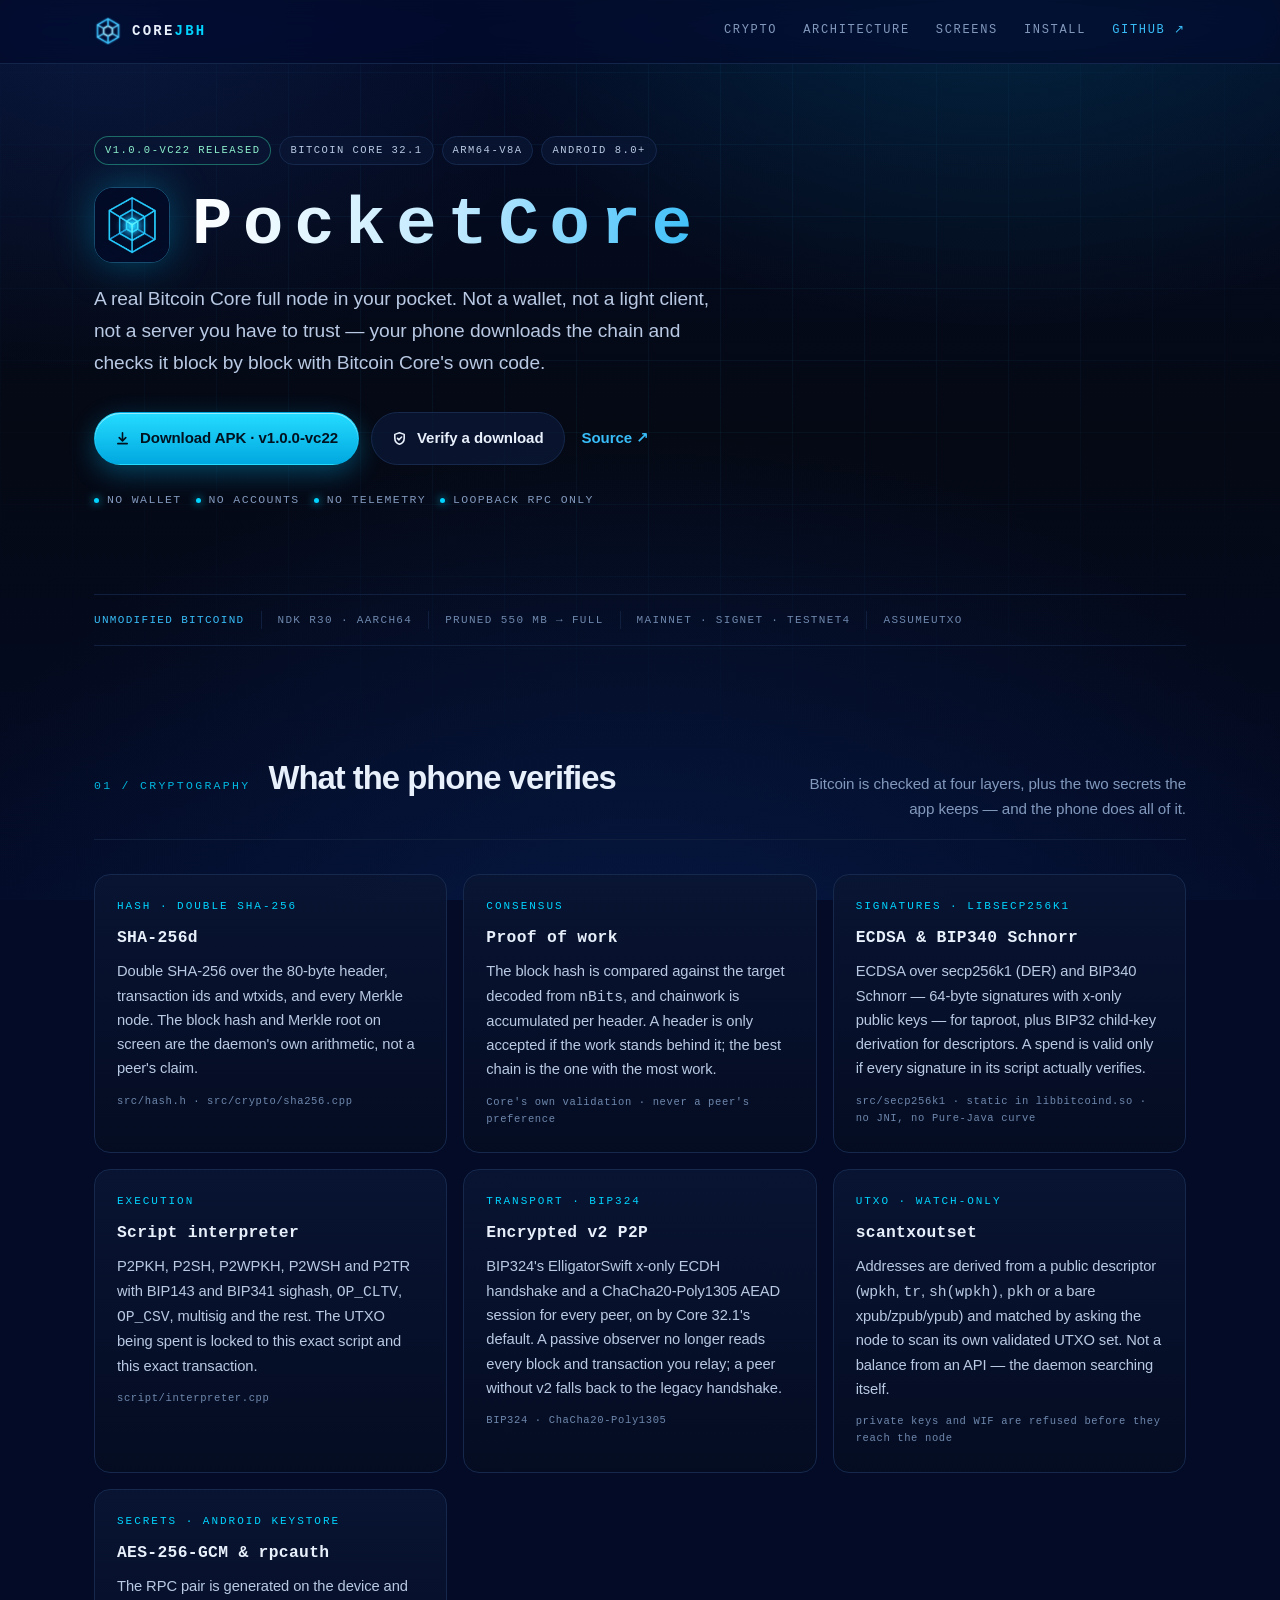
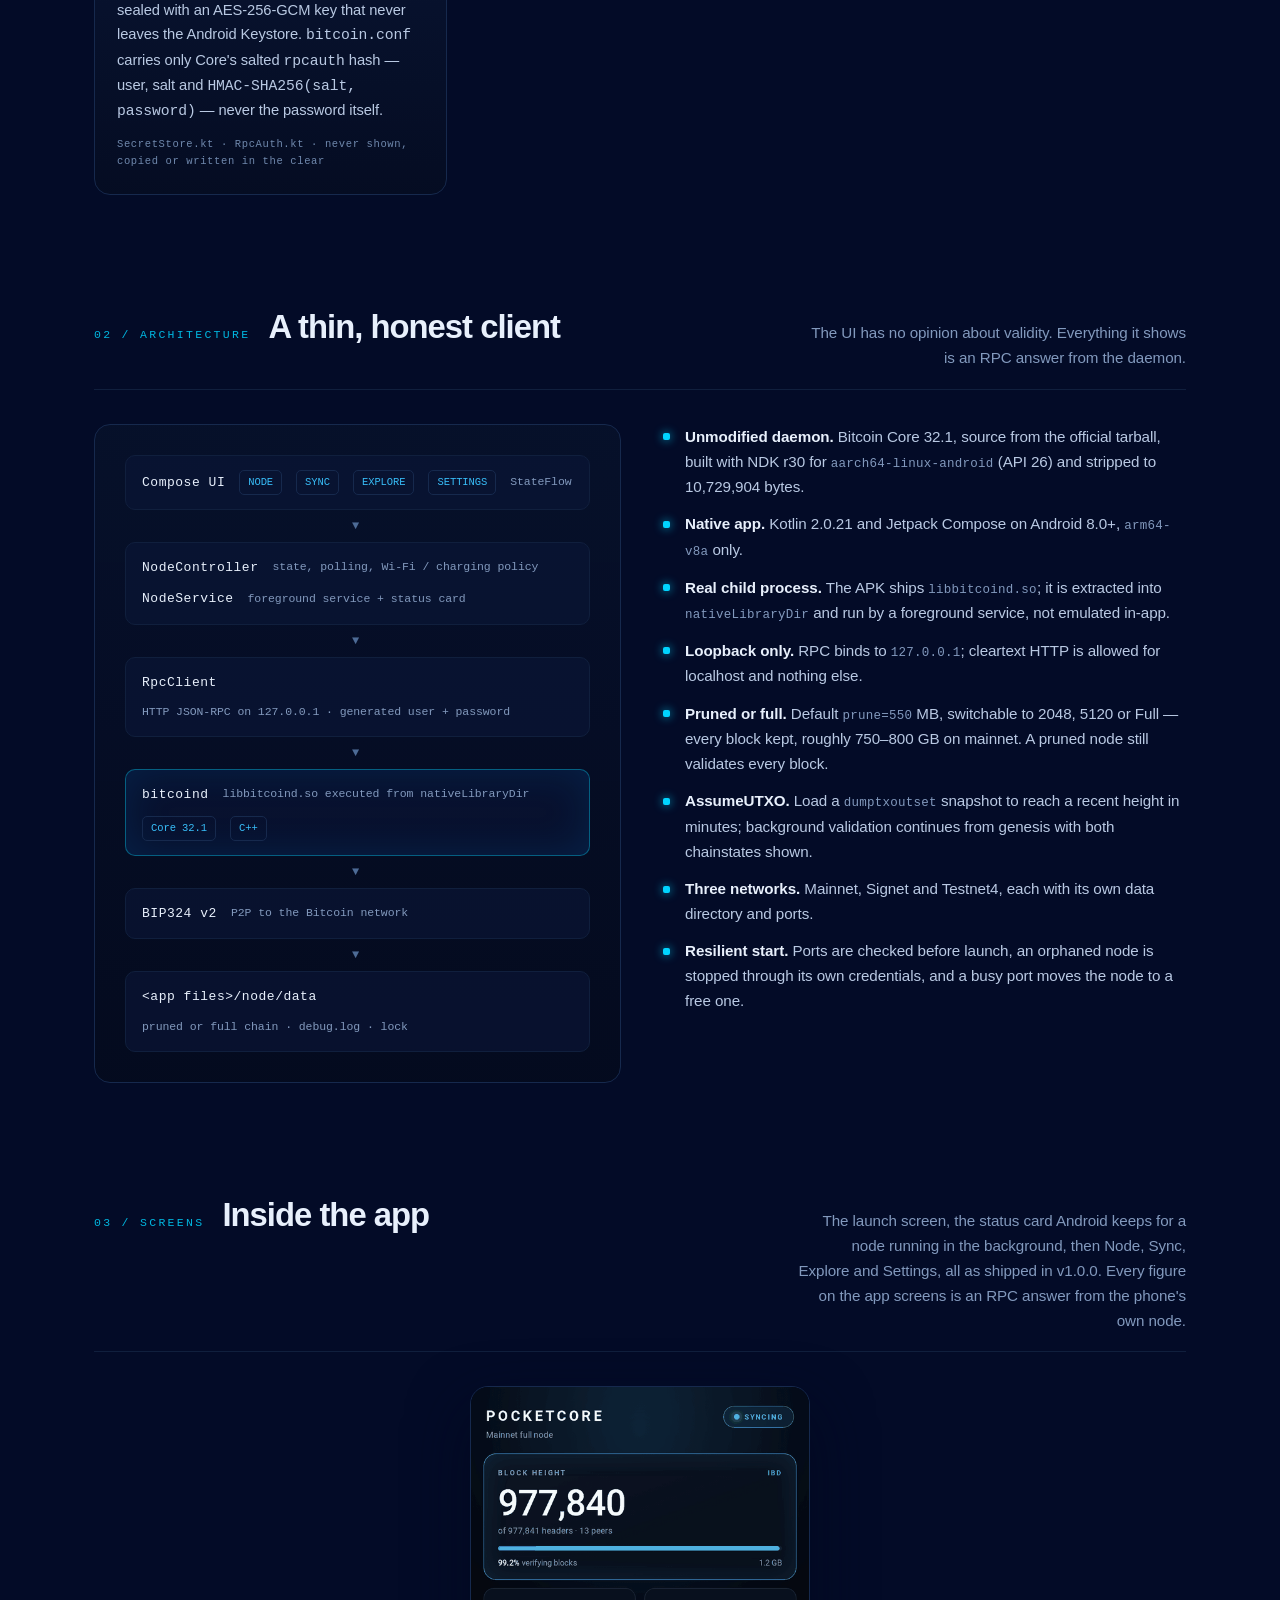
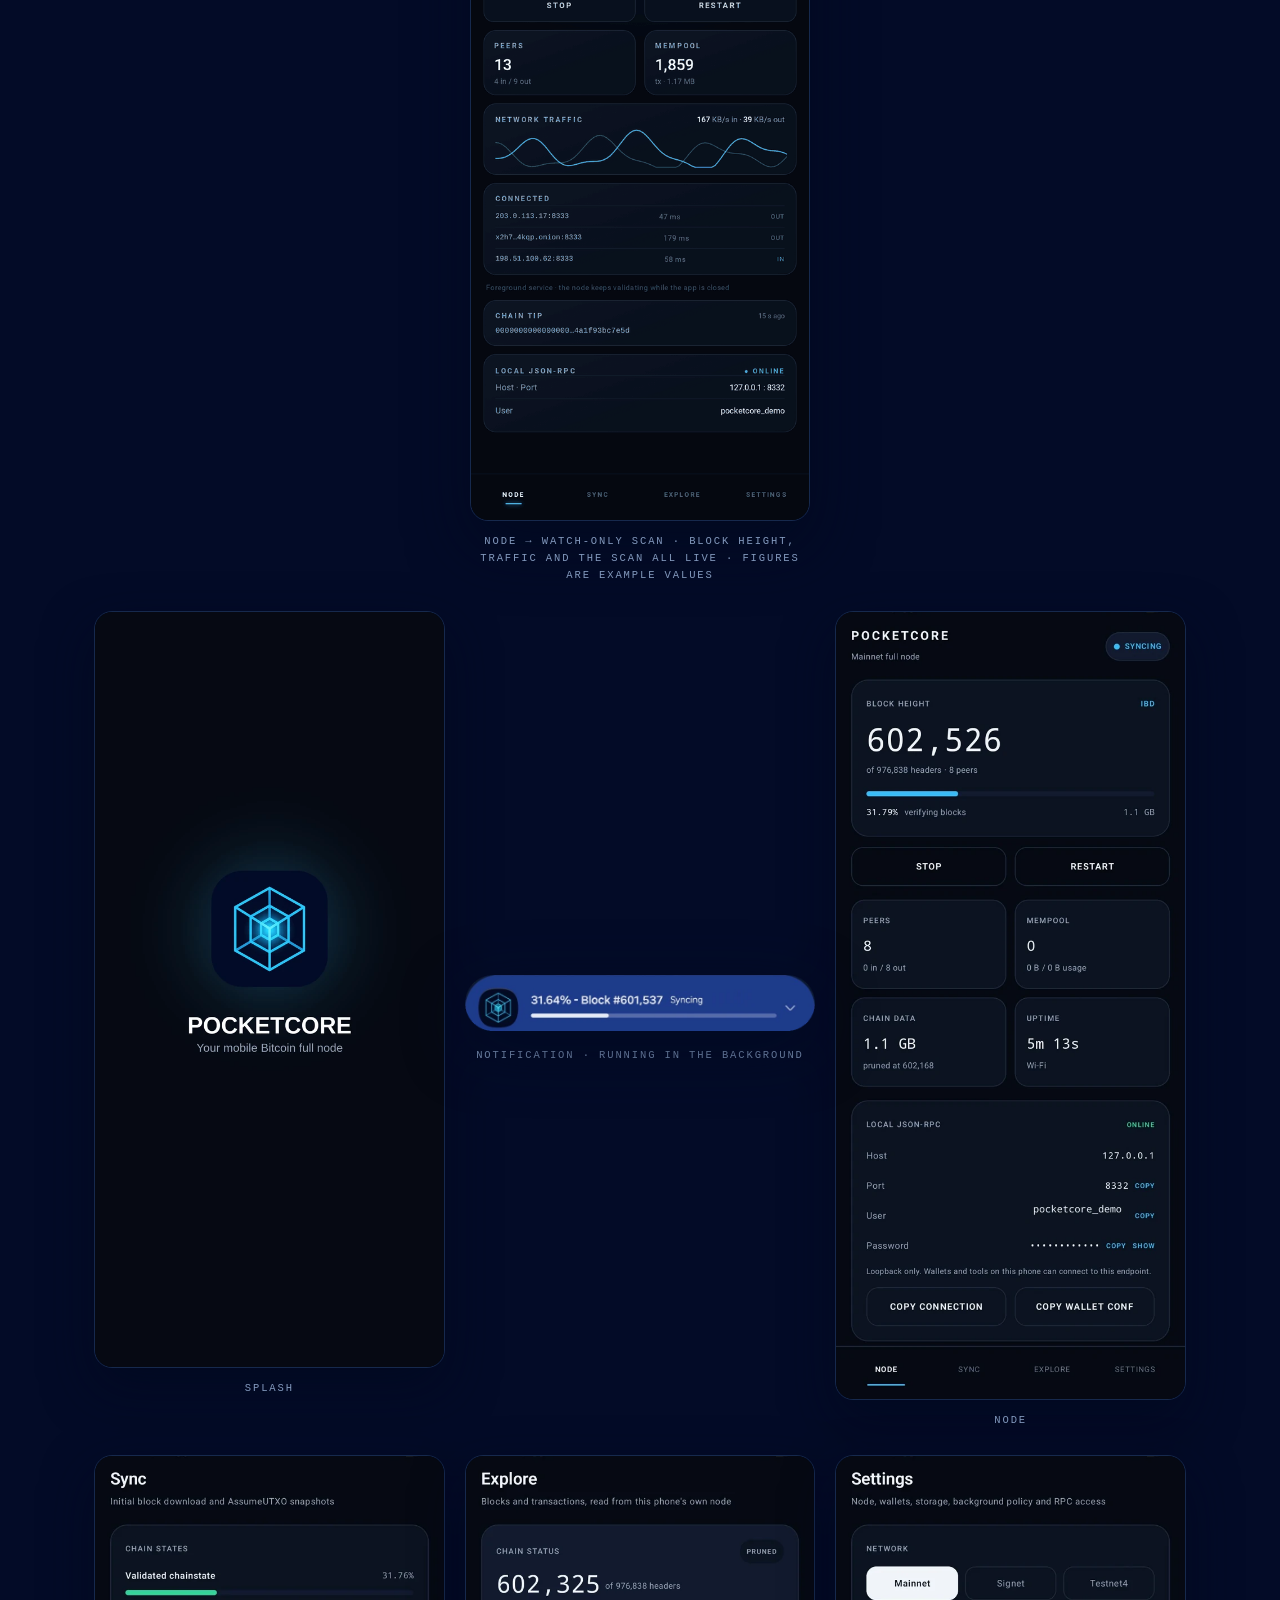
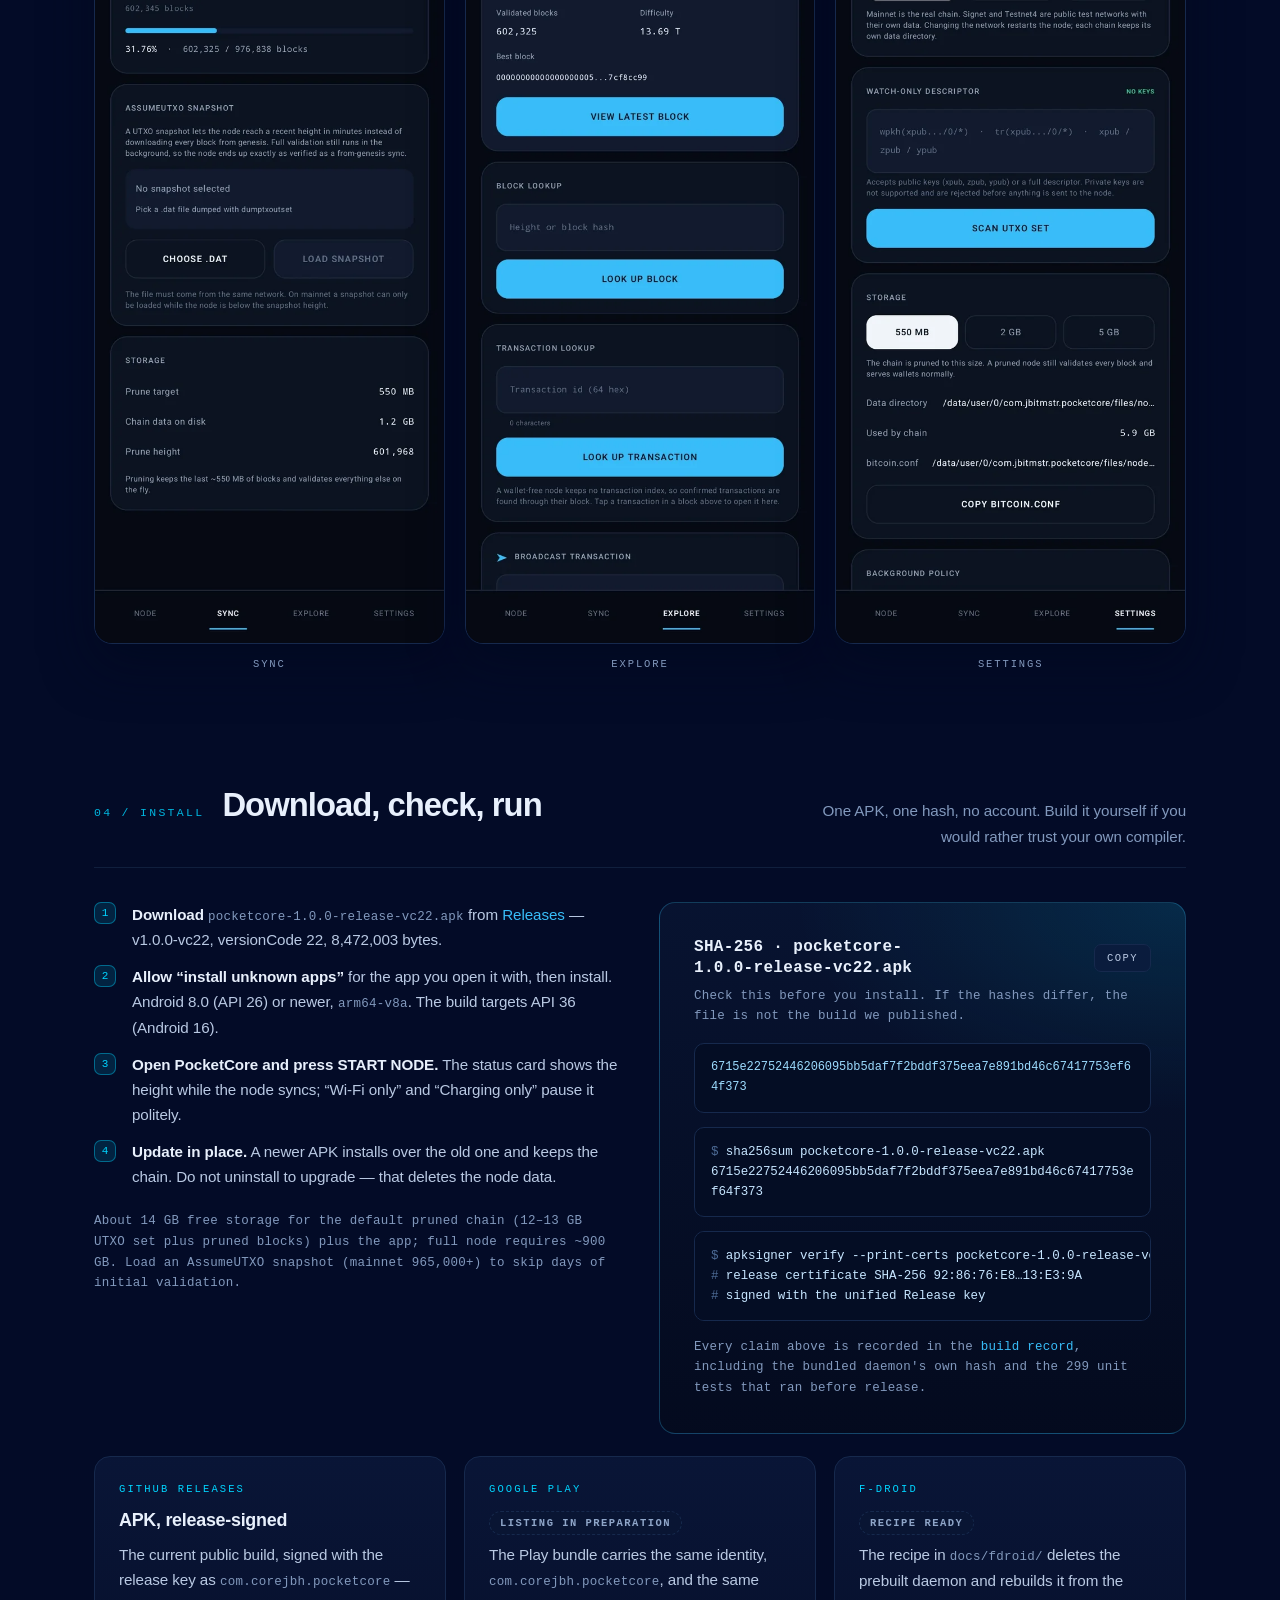
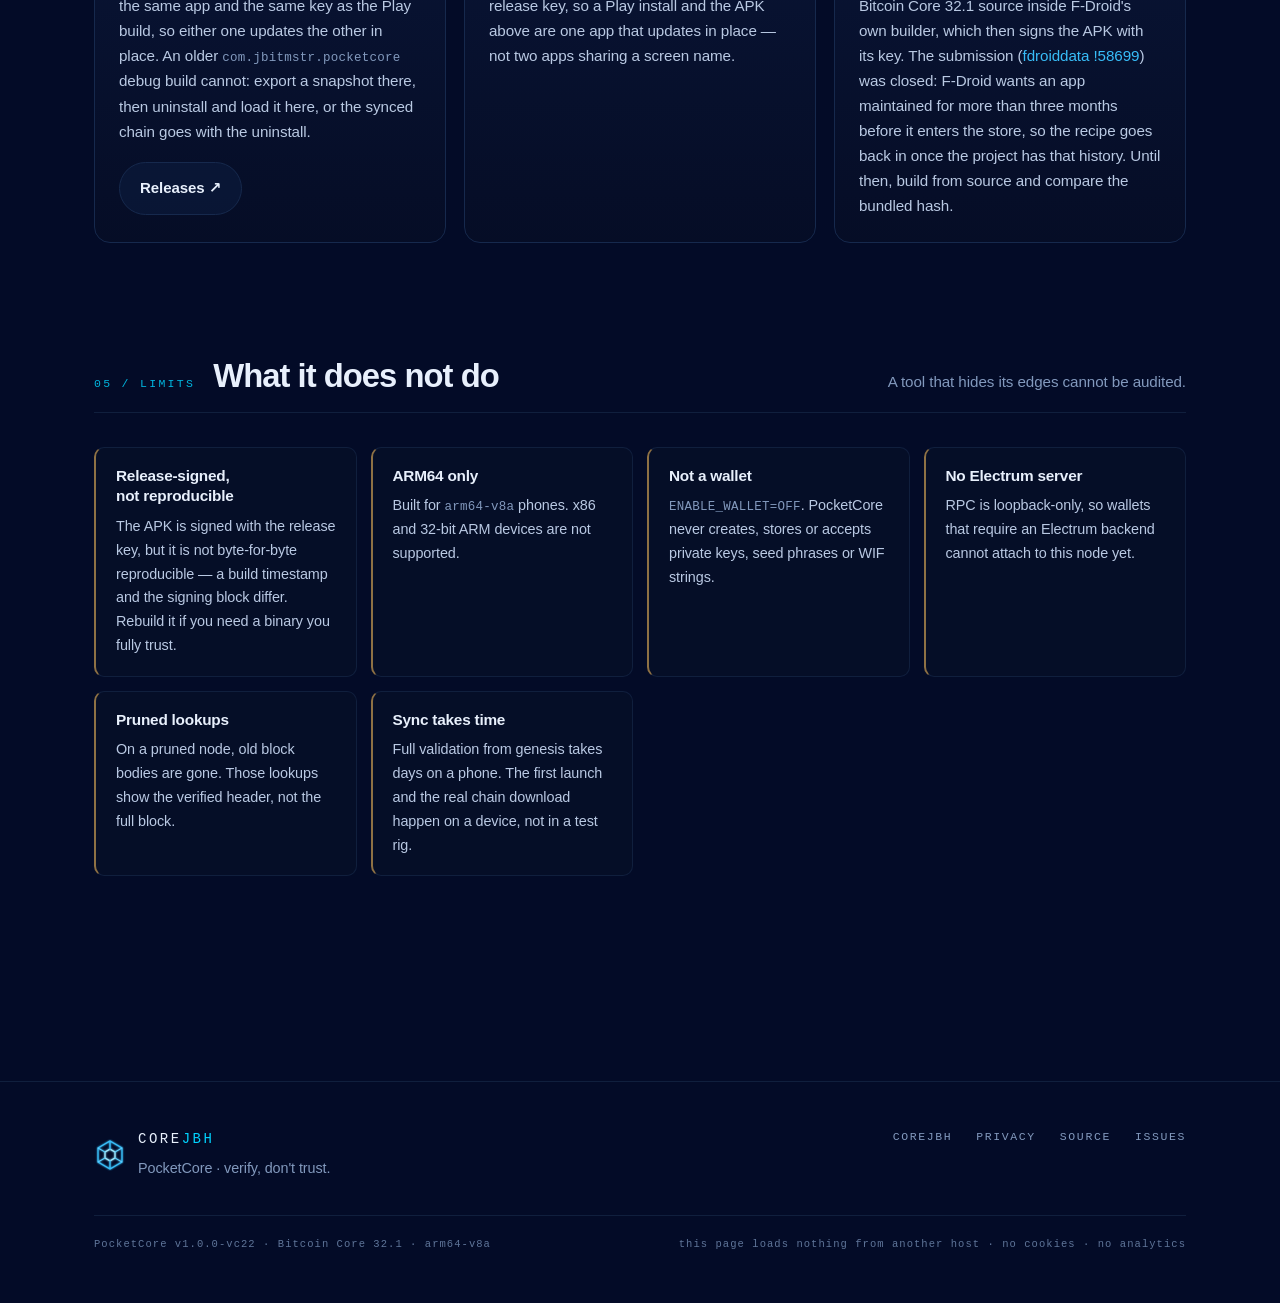
<file: pocketcore/index.html>
<!DOCTYPE html>
<html lang="en">
<head>
<meta charset="utf-8">
<meta name="viewport" content="width=device-width, initial-scale=1">
<title>PocketCore — a real Bitcoin Core full node in your pocket</title>
<meta name="description" content="PocketCore runs an unmodified Bitcoin Core 32.1 full node on Android. SHA-256d, libsecp256k1 ECDSA and BIP340 Schnorr, BIP324 v2 transport and descriptor UTXO scans, all verified on the phone. No wallet, no accounts, no telemetry.">
<meta name="author" content="CoreJBH">
<meta name="theme-color" content="#030B27">
<meta name="color-scheme" content="dark">
<meta name="application-name" content="CoreJBH">
<meta name="mobile-web-app-capable" content="yes">
<meta name="apple-mobile-web-app-capable" content="yes">
<meta name="apple-mobile-web-app-status-bar-style" content="black">
<meta name="apple-mobile-web-app-title" content="CoreJBH">
<meta property="og:type" content="website">
<meta property="og:title" content="PocketCore — Bitcoin Core 32.1 full node for Android">
<meta property="og:description" content="Every block checked by SHA-256d and libsecp256k1 on your own phone. No wallet, no accounts, no servers, no fake node.">
<meta property="og:url" content="https://corejbh.github.io/pocketcore/">
<meta property="og:image" content="https://corejbh.github.io/assets/img/og-pocketcore.png">
<meta name="twitter:card" content="summary_large_image">
<link rel="canonical" href="https://corejbh.github.io/pocketcore/">
<link rel="icon" href="../assets/img/favicon-32.png?v=2026-11-22f" sizes="32x32" type="image/png">
<link rel="icon" href="../assets/img/icon-192.png?v=2026-11-22f" sizes="192x192" type="image/png">
<link rel="icon" href="../assets/img/icon-512.png?v=2026-11-22f" sizes="512x512" type="image/png">
<link rel="apple-touch-icon" href="../assets/img/apple-touch-icon.png?v=2026-11-22f" sizes="180x180">
<link rel="manifest" href="/manifest.webmanifest?v=2026-11-22g">
<link rel="stylesheet" href="../assets/css/site.css?v=2026-11-28a">
</head>
<body>
<a class="skip" href="#main">Skip to content</a>

<header class="site-head">
  <div class="wrap">
    <a class="brand" href="../" aria-label="CoreJBH home">
      <img class="brand-mark" src="../assets/img/tesseract-mark.png?v=2026-11-22f" width="30" height="30" alt="" decoding="async">
      <span class="word">CORE<span class="dot">JBH</span></span>
    </a>
    <nav class="site-nav" aria-label="Main">
      <a href="#crypto">Crypto</a>
      <a href="#architecture" class="opt">Architecture</a>
      <a href="#screens" class="opt">Screens</a>
      <a href="#install">Install</a>
      <a class="gh" href="https://github.com/CoreJBH/pocketcore" rel="noopener">GitHub &#8599;</a>
    </nav>
  </div>
</header>

<main id="main">

  <section class="hero app-hero hero-solo">
    <div class="wrap hero-grid">
      <div class="hero-copy">
        <div class="badge-row">
          <span class="badge live">v1.0.0-vc22 released</span>
          <span class="badge">Bitcoin Core 32.1</span>
          <span class="badge">arm64-v8a</span>
          <span class="badge">Android 8.0+</span>
        </div>
        <div class="mark-row">
          <img class="app-icon" src="../assets/img/tesseract-512.png?v=2026-11-22f" width="76" height="76" alt="PocketCore app icon: a cyan tesseract" decoding="async">
          <h1 class="wordmark">PocketCore</h1>
        </div>
        <p class="lead" style="margin-top:20px">A real Bitcoin Core full node in your pocket. Not a wallet, not a light
          client, not a server you have to trust — your phone downloads the chain and checks it block by block with
          Bitcoin Core's own code.</p>
        <div class="actions">
          <a class="btn btn-primary" href="https://github.com/CoreJBH/pocketcore/releases/latest/download/pocketcore-1.0.0-release-vc22.apk" rel="noopener">
            <svg viewBox="0 0 16 16" aria-hidden="true" fill="none" stroke="currentColor" stroke-width="1.7" stroke-linecap="round" stroke-linejoin="round"><path d="M8 2v8M4.5 7 8 10.5 11.5 7M3 13.5h10"/></svg>
            Download APK · v1.0.0-vc22
          </a>
          <a class="btn btn-ghost" href="#install">
            <svg viewBox="0 0 16 16" aria-hidden="true" fill="none" stroke="currentColor" stroke-width="1.7" stroke-linecap="round" stroke-linejoin="round"><path d="M8 1.8 13 3.6v4.1c0 3-2 5.4-5 6.5-3-1.1-5-3.5-5-6.5V3.6L8 1.8Z"/><path d="m5.9 7.9 1.5 1.5 2.9-3"/></svg>
            Verify a download
          </a>
          <a class="btn btn-link" href="https://github.com/CoreJBH/pocketcore" rel="noopener">Source &#8599;</a>
        </div>
        <p class="hero-note">
          <span>no wallet</span><span>no accounts</span><span>no telemetry</span><span>loopback RPC only</span>
        </p>
      </div>
    </div>
  </section>

  <div class="wrap">
    <div class="strip" aria-label="At a glance">
      <span><b>unmodified bitcoind</b></span>
      <span>NDK r30 · aarch64</span>
      <span>pruned 550 MB → full</span>
      <span>mainnet · signet · testnet4</span>
      <span>AssumeUTXO</span>
    </div>
  </div>

  <section class="sec" id="crypto">
    <div class="wrap">
      <div class="sec-head">
        <span class="idx">01 / CRYPTOGRAPHY</span>
        <h2>What the phone verifies</h2>
        <p>Bitcoin is checked at four layers, plus the two secrets the app keeps — and the phone does all of it.</p>
      </div>

      <div class="spec-grid">
        <article class="spec reveal">
          <p class="sym">Hash · double SHA-256</p>
          <h3>SHA-256d</h3>
          <p>Double SHA-256 over the 80-byte header, transaction ids and wtxids, and every Merkle node. The block
            hash and Merkle root on screen are the daemon's own arithmetic, not a peer's claim.</p>
          <span class="where">src/hash.h · src/crypto/sha256.cpp</span>
        </article>

        <article class="spec reveal">
          <p class="sym">Consensus</p>
          <h3>Proof of work</h3>
          <p>The block hash is compared against the target decoded from <code>nBits</code>, and chainwork is
            accumulated per header. A header is only accepted if the work stands behind it; the best chain is the
            one with the most work.</p>
          <span class="where">Core's own validation · never a peer's preference</span>
        </article>

        <article class="spec reveal">
          <p class="sym">Signatures · libsecp256k1</p>
          <h3>ECDSA &amp; BIP340 Schnorr</h3>
          <p>ECDSA over secp256k1 (DER) and BIP340 Schnorr — 64-byte signatures with x-only public keys — for
            taproot, plus BIP32 child-key derivation for descriptors. A spend is valid only if every signature in
            its script actually verifies.</p>
          <span class="where">src/secp256k1 · static in libbitcoind.so · no JNI, no Pure-Java curve</span>
        </article>

        <article class="spec reveal">
          <p class="sym">Execution</p>
          <h3>Script interpreter</h3>
          <p>P2PKH, P2SH, P2WPKH, P2WSH and P2TR with BIP143 and BIP341 sighash, <code>OP_CLTV</code>,
            <code>OP_CSV</code>, multisig and the rest. The UTXO being spent is locked to this exact script and this
            exact transaction.</p>
          <span class="where">script/interpreter.cpp</span>
        </article>

        <article class="spec reveal">
          <p class="sym">Transport · BIP324</p>
          <h3>Encrypted v2 P2P</h3>
          <p>BIP324's ElligatorSwift x-only ECDH handshake and a ChaCha20-Poly1305 AEAD session for every peer, on
            by Core 32.1's default. A passive observer no longer reads every block and transaction you relay; a peer
            without v2 falls back to the legacy handshake.</p>
          <span class="where">BIP324 · ChaCha20-Poly1305</span>
        </article>

        <article class="spec reveal">
          <p class="sym">UTXO · watch-only</p>
          <h3>scantxoutset</h3>
          <p>Addresses are derived from a public descriptor (<code>wpkh</code>, <code>tr</code>,
            <code>sh(wpkh)</code>, <code>pkh</code> or a bare xpub/zpub/ypub) and matched by asking the node to
            scan its own validated UTXO set. Not a balance from an API — the daemon searching itself.</p>
          <span class="where">private keys and WIF are refused before they reach the node</span>
        </article>

        <article class="spec reveal">
          <p class="sym">Secrets · Android Keystore</p>
          <h3>AES-256-GCM &amp; rpcauth</h3>
          <p>The RPC pair is generated on the device and sealed with an AES-256-GCM key that never leaves the
            Android Keystore. <code>bitcoin.conf</code> carries only Core's salted <code>rpcauth</code> hash —
            user, salt and <code>HMAC-SHA256(salt, password)</code> — never the password itself.</p>
          <span class="where">SecretStore.kt · RpcAuth.kt · never shown, copied or written in the clear</span>
        </article>
      </div>
    </div>
  </section>

  <section class="sec" id="architecture">
    <div class="wrap">
      <div class="sec-head">
        <span class="idx">02 / ARCHITECTURE</span>
        <h2>A thin, honest client</h2>
        <p>The UI has no opinion about validity. Everything it shows is an RPC answer from the daemon.</p>
      </div>

      <div class="two-col">
        <div class="arch reveal" role="img" aria-label="Architecture: Compose UI talks to NodeController and NodeService, which call RpcClient over loopback JSON-RPC; RpcClient drives the bitcoind child process, which connects to the Bitcoin network with BIP324 v2.">
          <div class="layer"><span class="lbl">Compose UI</span><span class="chip">NODE</span><span class="chip">SYNC</span><span class="chip">EXPLORE</span><span class="chip">SETTINGS</span><span class="note">StateFlow</span></div>
          <div class="down">&#9660;</div>
          <div class="layer"><span class="lbl">NodeController</span><span class="note">state, polling, Wi-Fi / charging policy</span><span class="lbl">NodeService</span><span class="note">foreground service + status card</span></div>
          <div class="down">&#9660;</div>
          <div class="layer"><span class="lbl">RpcClient</span><span class="note">HTTP JSON-RPC on 127.0.0.1 · generated user + password</span></div>
          <div class="down">&#9660;</div>
          <div class="layer core"><span class="lbl">bitcoind</span><span class="note">libbitcoind.so executed from nativeLibraryDir</span><span class="chip">Core 32.1</span><span class="chip">C++</span></div>
          <div class="down">&#9660;</div>
          <div class="layer"><span class="lbl">BIP324 v2</span><span class="note">P2P to the Bitcoin network</span></div>
          <div class="down">&#9660;</div>
          <div class="layer"><span class="lbl">&lt;app files&gt;/node/data</span><span class="note">pruned or full chain · debug.log · lock</span></div>
        </div>

        <div>
          <ul class="checks">
            <li><b>Unmodified daemon.</b> Bitcoin Core 32.1, source from the official tarball, built with NDK r30 for <span class="mono">aarch64-linux-android</span> (API 26) and stripped to 10,729,904 bytes.</li>
            <li><b>Native app.</b> Kotlin 2.0.21 and Jetpack Compose on Android 8.0+, <span class="mono">arm64-v8a</span> only.</li>
            <li><b>Real child process.</b> The APK ships <span class="mono">libbitcoind.so</span>; it is extracted into <span class="mono">nativeLibraryDir</span> and run by a foreground service, not emulated in-app.</li>
            <li><b>Loopback only.</b> RPC binds to <span class="mono">127.0.0.1</span>; cleartext HTTP is allowed for localhost and nothing else.</li>
            <li><b>Pruned or full.</b> Default <span class="mono">prune=550</span> MB, switchable to 2048, 5120 or Full — every block kept, roughly 750–800 GB on mainnet. A pruned node still validates every block.</li>
            <li><b>AssumeUTXO.</b> Load a <span class="mono">dumptxoutset</span> snapshot to reach a recent height in minutes; background validation continues from genesis with both chainstates shown.</li>
            <li><b>Three networks.</b> Mainnet, Signet and Testnet4, each with its own data directory and ports.</li>
            <li><b>Resilient start.</b> Ports are checked before launch, an orphaned node is stopped through its own credentials, and a busy port moves the node to a free one.</li>
          </ul>
        </div>
      </div>
    </div>
  </section>

  <section class="sec" id="screens">
    <div class="wrap">
      <div class="sec-head">
        <span class="idx">03 / SCREENS</span>
        <h2>Inside the app</h2>
        <p>The launch screen, the status card Android keeps for a node running in the background, then Node, Sync, Explore and Settings, all as shipped in v1.0.0. Every figure on the app screens is an RPC answer from the phone's own node.</p>
      </div>
      <div class="shots" style="margin-bottom:26px">
        <figure class="shot reveal shot-demo" style="grid-column:1/-1;justify-self:center">
          <img src="../assets/img/pc-demo.gif?v=2026-11-28b" width="540" height="1170" alt="PocketCore v1.0.0 in motion: on the NODE tab the block height ticks from 977,840 to 977,841 while the traffic graph scrolls and peer pings update, then the SYNC tab runs a scantxoutset watch-only scan whose progress bar, log lines and UTXO counter climb to a 0.04821340 BTC balance" loading="lazy" decoding="async">
          <figcaption>Node → watch-only scan · block height, traffic and the scan all live · figures are example values</figcaption>
        </figure>
      </div>
      <div class="shots">
        <figure class="shot reveal">
          <picture>
            <source srcset="../assets/img/screen-splash.webp" type="image/webp">
            <img src="../assets/img/screen-splash.png" width="620" height="1343" alt="The PocketCore launch screen: a glowing blue tesseract above the POCKETCORE wordmark and the tagline “Your mobile Bitcoin full node”" loading="lazy" decoding="async">
          </picture>
          <figcaption>Splash</figcaption>
        </figure>
        <figure class="shot shot-wide reveal">
          <picture>
            <source srcset="../assets/img/screen-notification.webp" type="image/webp">
            <img src="../assets/img/screen-notification.png" width="782" height="125" alt="The Android status card while the node runs in the background: 31.64% — Block #601,537, Syncing, with a progress bar" loading="lazy" decoding="async">
          </picture>
          <figcaption>Notification · running in the background</figcaption>
        </figure>
        <figure class="shot reveal">
          <picture>
            <source srcset="../assets/img/screen-node.webp?v=2026-11-22h" type="image/webp">
            <img src="../assets/img/screen-node.png?v=2026-11-22h" width="620" height="1400" alt="NODE tab: block height, headers and peers, start/stop and restart, peers, mempool, chain data and uptime, and the loopback JSON-RPC endpoint" loading="lazy" decoding="async">
          </picture>
          <figcaption>Node</figcaption>
        </figure>
        <figure class="shot reveal">
          <picture>
            <source srcset="../assets/img/screen-sync.webp" type="image/webp">
            <img src="../assets/img/screen-sync.png" width="620" height="1399" alt="SYNC tab: chainstate validation progress, AssumeUTXO snapshot picker and pruned storage figures" loading="lazy" decoding="async">
          </picture>
          <figcaption>SYNC</figcaption>
        </figure>
        <figure class="shot reveal">
          <picture>
            <source srcset="../assets/img/screen-explore.webp" type="image/webp">
            <img src="../assets/img/screen-explore.png" width="620" height="1399" alt="EXPLORE tab: best block, block lookup and transaction lookup against this phone's node" loading="lazy" decoding="async">
          </picture>
          <figcaption>EXPLORE</figcaption>
        </figure>
        <figure class="shot reveal">
          <picture>
            <source srcset="../assets/img/screen-settings.webp" type="image/webp">
            <img src="../assets/img/screen-settings.png" width="620" height="1399" alt="SETTINGS tab: network selector, watch-only descriptor, prune size, data directory and background policy" loading="lazy" decoding="async">
          </picture>
          <figcaption>SETTINGS</figcaption>
        </figure>
      </div>
    </div>
  </section>

  <section class="sec" id="install">
    <div class="wrap">
      <div class="sec-head">
        <span class="idx">04 / INSTALL</span>
        <h2>Download, check, run</h2>
        <p>One APK, one hash, no account. Build it yourself if you would rather trust your own compiler.</p>
      </div>

      <div class="two-col">
        <div>
          <ul class="checks steps">
            <li><b>Download</b> <span class="mono">pocketcore-1.0.0-release-vc22.apk</span> from <a href="https://github.com/CoreJBH/pocketcore/releases/latest" rel="noopener">Releases</a> — v1.0.0-vc22, versionCode 22, 8,472,003 bytes.</li>
            <li><b>Allow “install unknown apps”</b> for the app you open it with, then install. Android 8.0 (API 26) or newer, <span class="mono">arm64-v8a</span>. The build targets API 36 (Android 16).</li>
            <li><b>Open PocketCore and press START NODE.</b> The status card shows the height while the node syncs; “Wi-Fi only” and “Charging only” pause it politely.</li>
            <li><b>Update in place.</b> A newer APK installs over the old one and keeps the chain. Do not uninstall to upgrade — that deletes the node data.</li>
          </ul>
          <p class="mono" style="margin-top:22px">About 14 GB free storage for the default pruned chain (12–13 GB UTXO set plus pruned blocks) plus the app; full node requires ~900 GB.
            Load an AssumeUTXO snapshot (mainnet 965,000+) to skip days of initial validation.</p>
        </div>

        <div class="verify">
          <div class="verify-head">
            <h3>SHA-256 · pocketcore-1.0.0-release-vc22.apk</h3>
            <button class="copy" type="button" data-copy="apk-sha">copy</button>
          </div>
          <p class="mono" style="margin:0">Check this before you install. If the hashes differ, the file is not the build we published.</p>
          <div class="hash">
            <code id="apk-sha">6715e22752446206095bb5daf7f2bddf375eea7e891bd46c67417753ef64f373</code>
          </div>
          <pre class="cmd wrap"><span class="p">$</span> sha256sum pocketcore-1.0.0-release-vc22.apk
6715e22752446206095bb5daf7f2bddf375eea7e891bd46c67417753ef64f373</pre>
          <pre class="cmd"><span class="p">$</span> apksigner verify --print-certs pocketcore-1.0.0-release-vc22.apk
<span class="p">#</span> release certificate SHA-256 92:86:76:E8…13:E3:9A
<span class="p">#</span> signed with the unified Release key</pre>
          <p class="mono" style="margin:16px 0 0">Every claim above is recorded in the
            <a href="https://github.com/CoreJBH/pocketcore/blob/main/docs/BUILD-RECORD.md" rel="noopener">build record</a>,
            including the bundled daemon's own hash and the 299 unit tests that ran before release.</p>
        </div>
      </div>

      <div class="grid" style="margin-top:22px">
        <div class="card">
          <p class="kicker">GitHub Releases</p>
          <h3>APK, release-signed</h3>
          <p>The current public build, signed with the release key as <span class="mono">com.corejbh.pocketcore</span>
            — the same app and the same key as the Play build, so either one updates the other in place. An older
            <span class="mono">com.jbitmstr.pocketcore</span> debug build cannot: export a snapshot there, then
            uninstall and load it here, or the synced chain goes with the uninstall.</p>
          <div class="actions" style="margin-top:18px">
            <a class="btn btn-ghost" href="https://github.com/CoreJBH/pocketcore/releases/latest" rel="noopener">Releases &#8599;</a>
          </div>
        </div>
        <div class="card">
          <p class="kicker">Google Play</p>
          <h3><span class="badge soon">listing in preparation</span></h3>
          <p>The Play bundle carries the same identity, <span class="mono">com.corejbh.pocketcore</span>, and the same
            release key, so a Play install and the APK above are one app that updates in place — not two apps sharing
            a screen name.</p>
        </div>
        <div class="card">
          <p class="kicker">F-Droid</p>
          <h3><span class="badge soon">recipe ready</span></h3>
          <p>The recipe in <span class="mono">docs/fdroid/</span> deletes the prebuilt daemon and rebuilds it from the
            Bitcoin Core 32.1 source inside F-Droid's own builder, which then signs the APK with its key. The
            submission (<a href="https://gitlab.com/fdroid/fdroiddata/-/merge_requests/58699" rel="noopener">fdroiddata
            !58699</a>) was closed: F-Droid wants an app maintained for more than three months before it enters the
            store, so the recipe goes back in once the project has that history. Until then, build from source and
            compare the bundled hash.</p>
        </div>
      </div>
    </div>
  </section>

  <section class="sec" id="limits">
    <div class="wrap">
      <div class="sec-head">
        <span class="idx">05 / LIMITS</span>
        <h2>What it does not do</h2>
        <p>A tool that hides its edges cannot be audited.</p>
      </div>
      <div class="limits">
        <div class="limit"><h3>Release-signed, not reproducible</h3><p>The APK is signed with the release key, but it is not byte-for-byte reproducible — a build timestamp and the signing block differ. Rebuild it if you need a binary you fully trust.</p></div>
        <div class="limit"><h3>ARM64 only</h3><p>Built for <span class="mono">arm64-v8a</span> phones. x86 and 32-bit ARM devices are not supported.</p></div>
        <div class="limit"><h3>Not a wallet</h3><p><span class="mono">ENABLE_WALLET=OFF</span>. PocketCore never creates, stores or accepts private keys, seed phrases or WIF strings.</p></div>
        <div class="limit"><h3>No Electrum server</h3><p>RPC is loopback-only, so wallets that require an Electrum backend cannot attach to this node yet.</p></div>
        <div class="limit"><h3>Pruned lookups</h3><p>On a pruned node, old block bodies are gone. Those lookups show the verified header, not the full block.</p></div>
        <div class="limit"><h3>Sync takes time</h3><p>Full validation from genesis takes days on a phone. The first launch and the real chain download happen on a device, not in a test rig.</p></div>
      </div>
    </div>
  </section>

</main>

<footer class="site-foot">
  <div class="wrap">
    <div class="foot-grid">
      <div class="foot-brand">
        <img class="brand-mark" src="../assets/img/tesseract-mark.png?v=2026-11-22f" width="30" height="30" alt="" decoding="async">
        <div>
          <div class="word">CORE<span class="dot" style="color:var(--cyan)">JBH</span></div>
          <p class="tagline">PocketCore · verify, don't trust.</p>
        </div>
      </div>
      <nav class="foot-links" aria-label="Footer">
        <a href="../">CoreJBH</a>
        <a href="../pocketcore/privacy/">Privacy</a>
        <a href="https://github.com/CoreJBH/pocketcore" rel="noopener">Source</a>
        <a href="https://github.com/CoreJBH/pocketcore/issues" rel="noopener">Issues</a>
      </nav>
    </div>
    <div class="foot-note">
      <span>PocketCore v1.0.0-vc22 · Bitcoin Core 32.1 · arm64-v8a</span>
      <span>this page loads nothing from another host · no cookies · no analytics</span>
    </div>
  </div>
</footer>

<script src="../assets/js/site.js?v=2026-11-22f" defer></script>
</body>
</html>
</file>
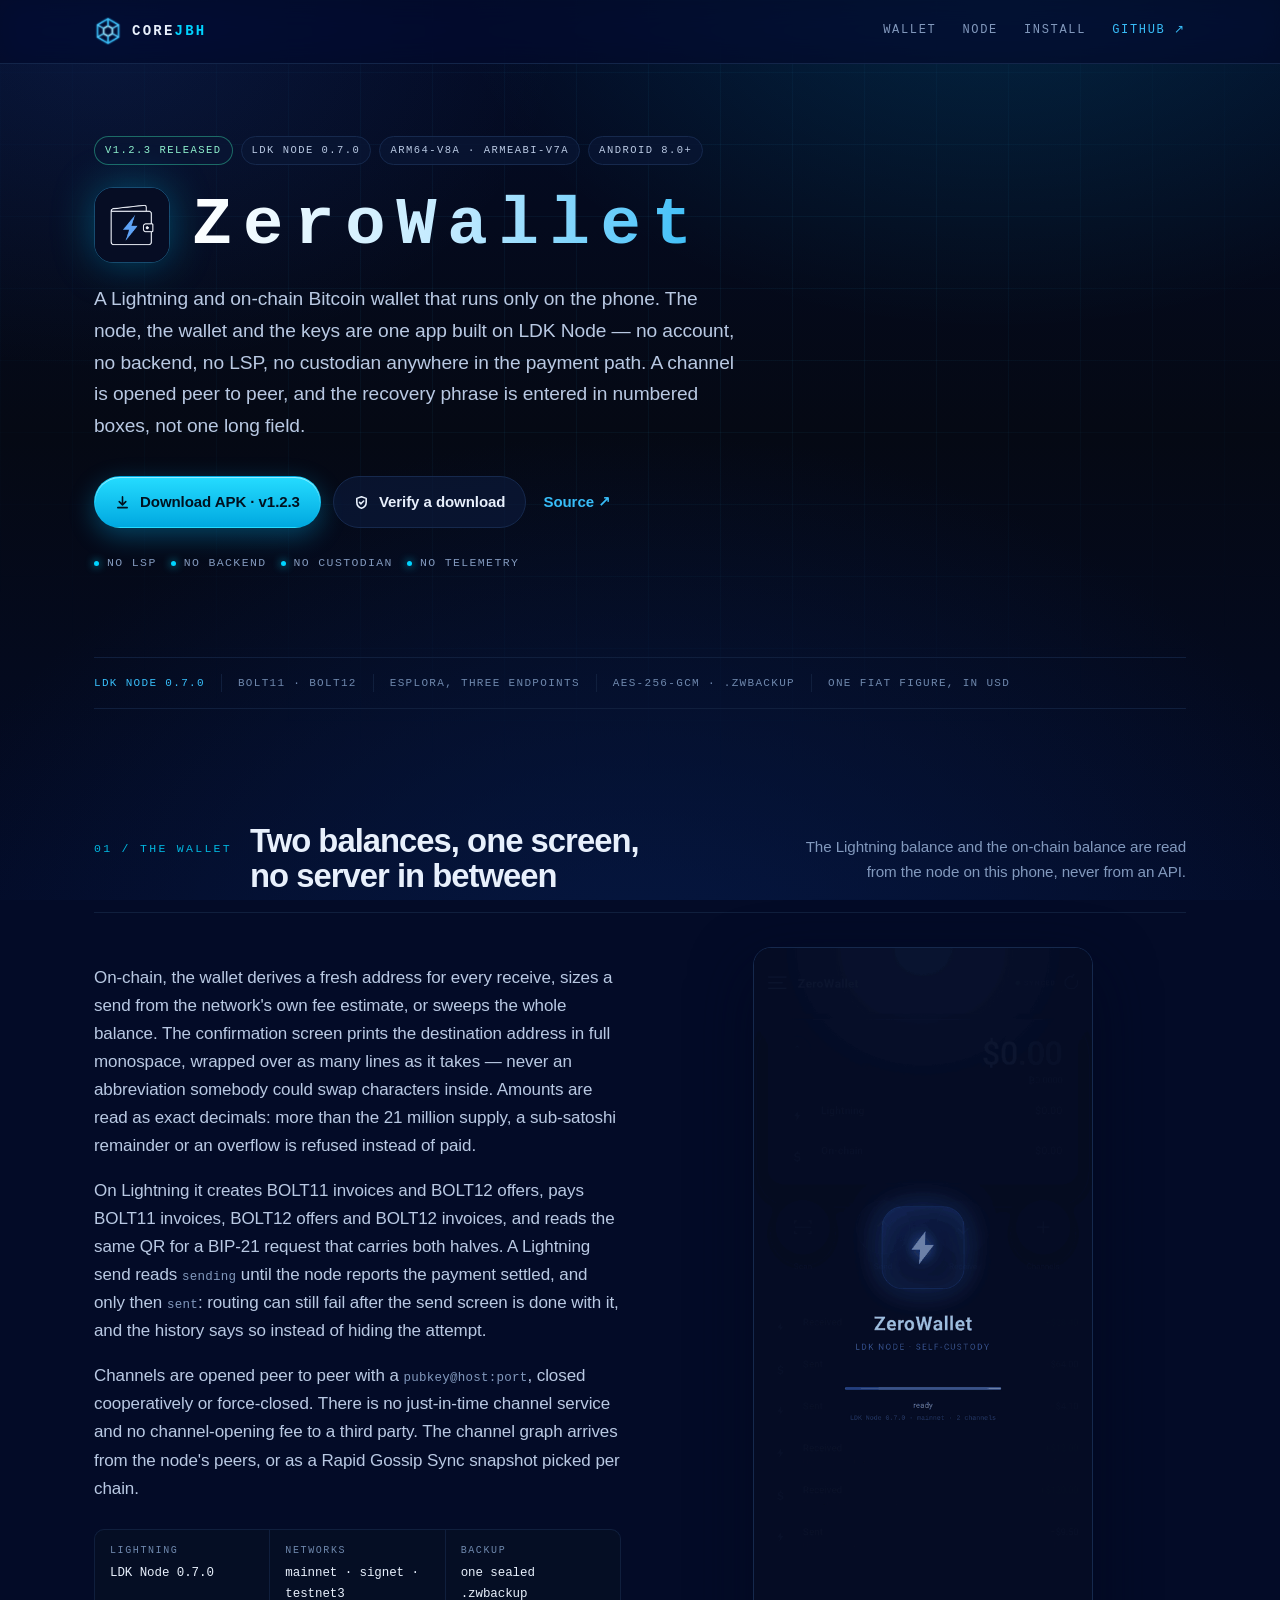
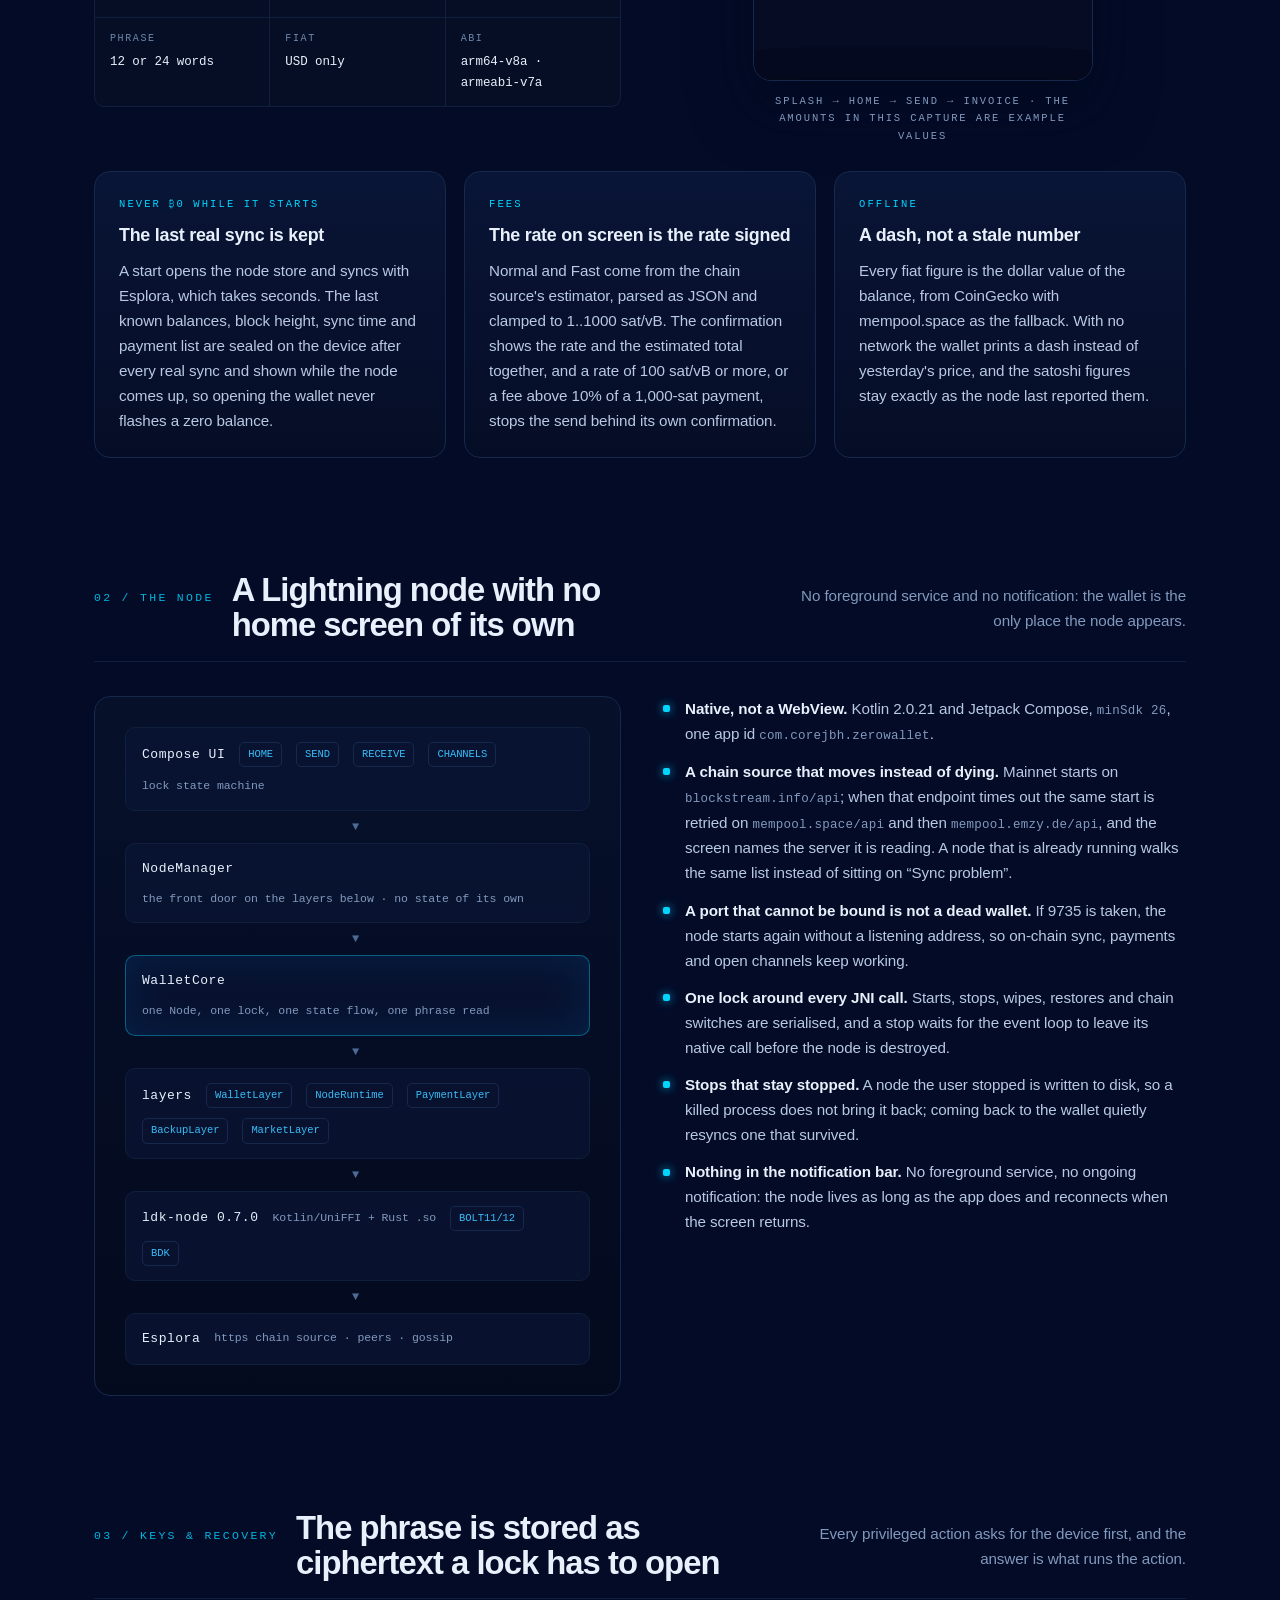
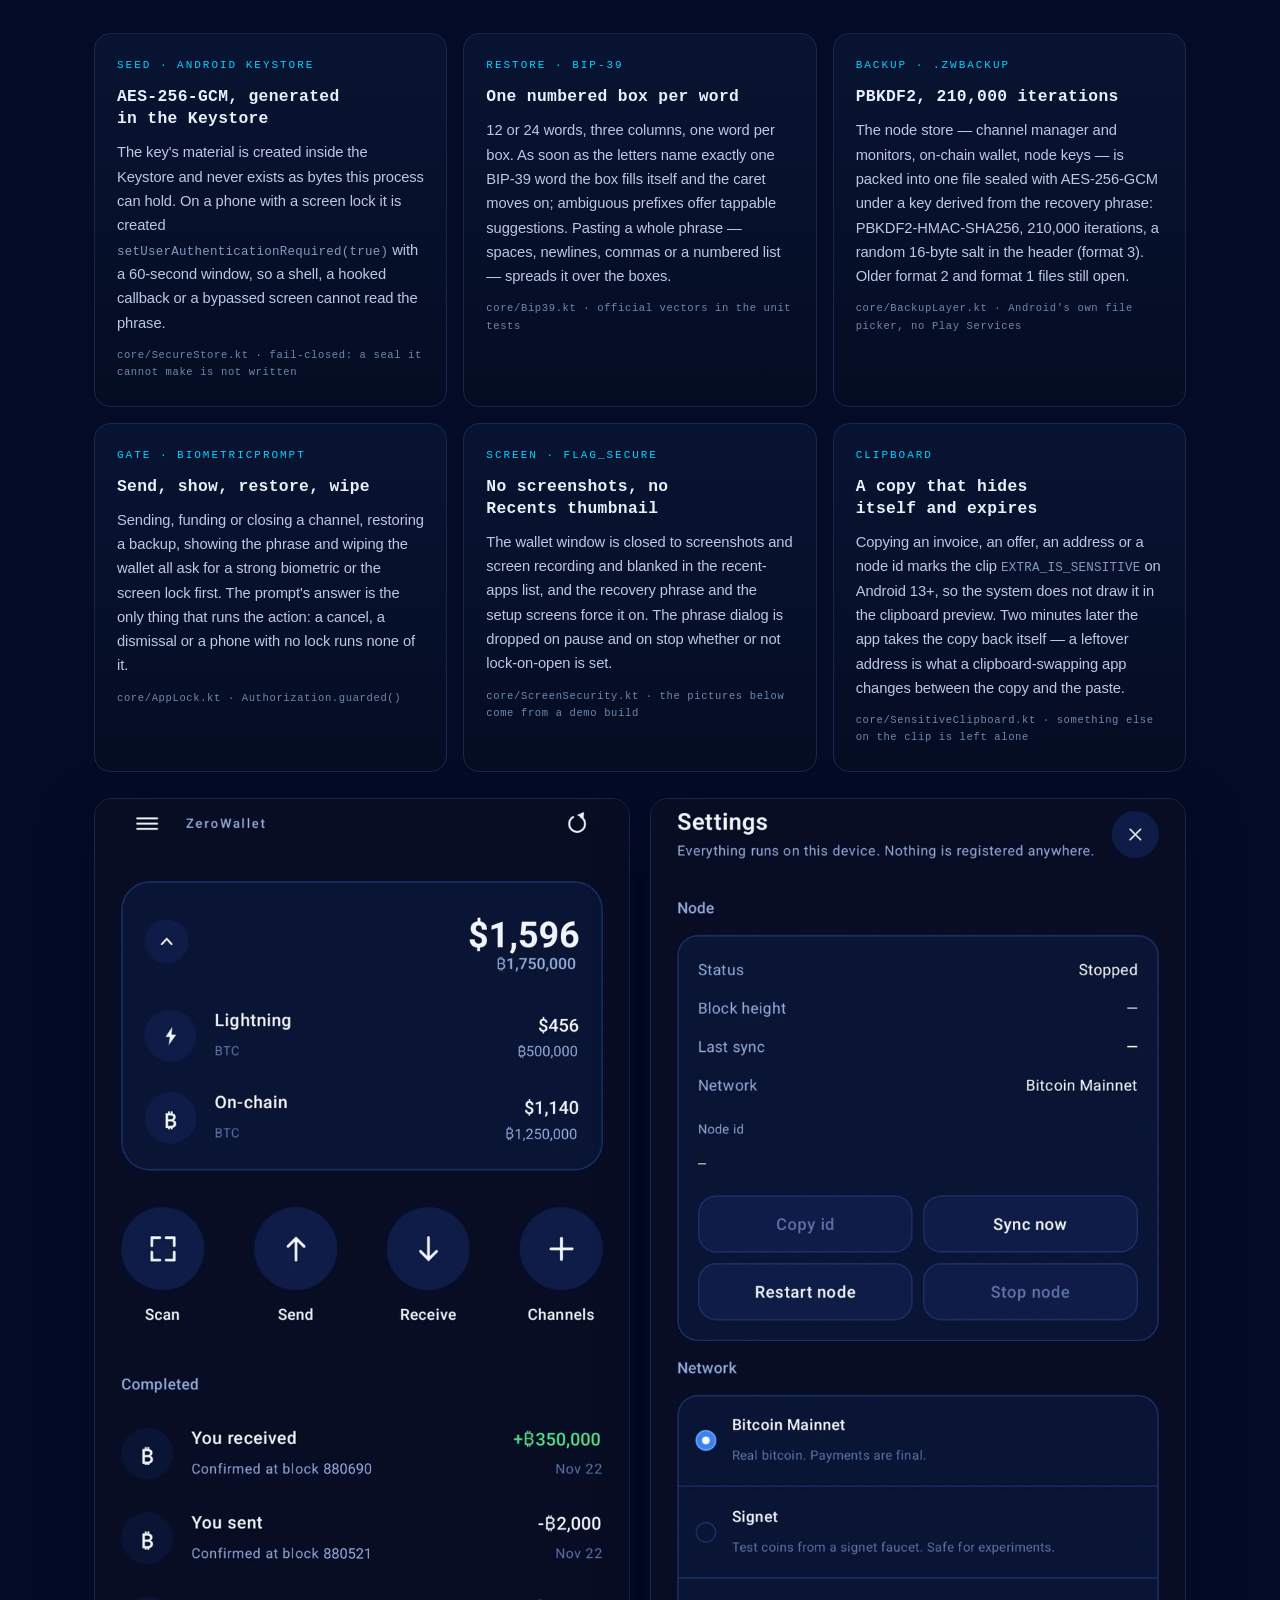
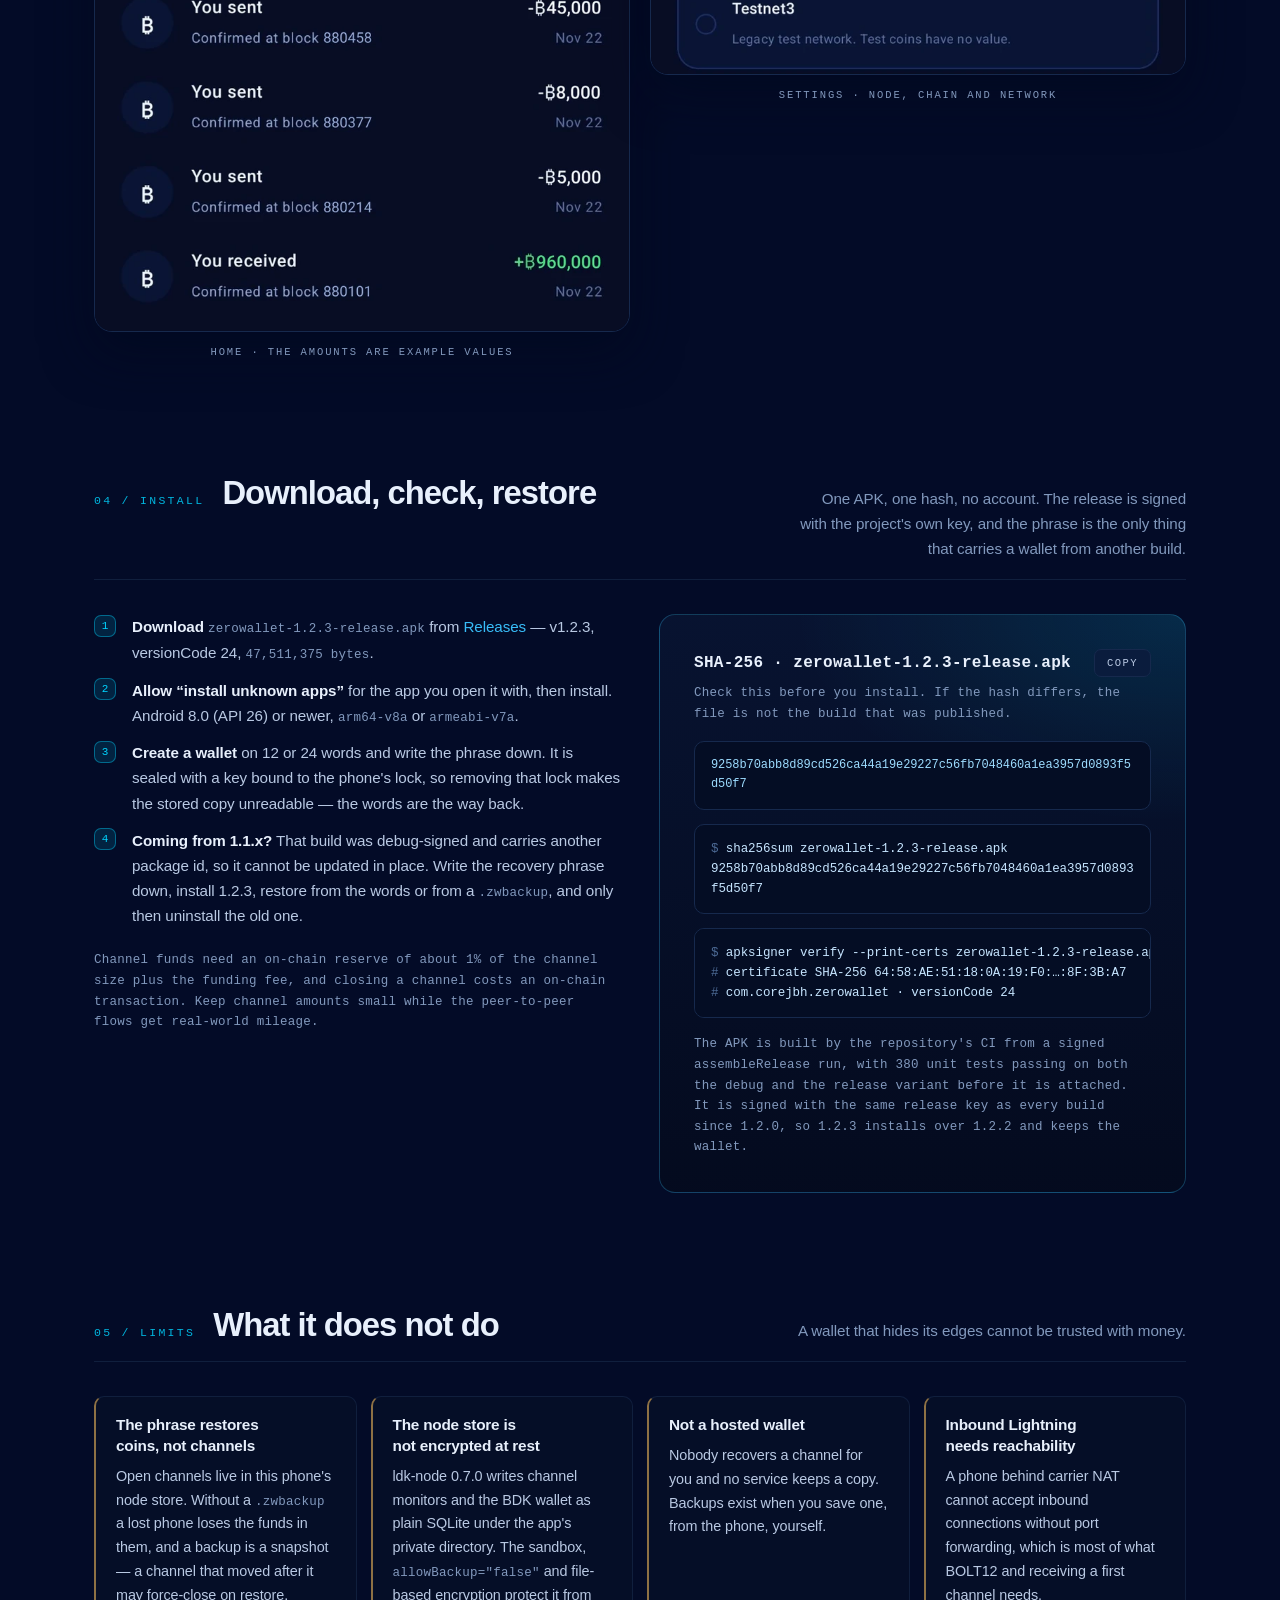
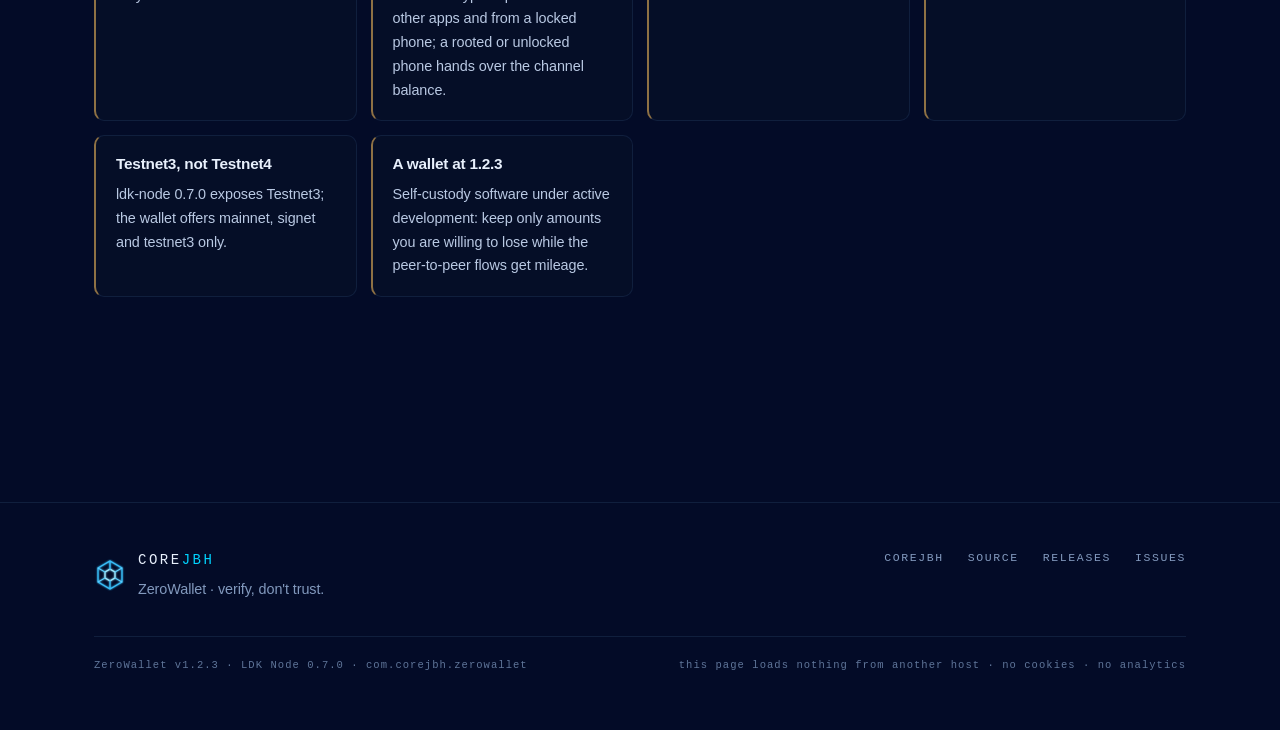
<file: zerowallet/index.html>
<!DOCTYPE html>
<html lang="en">
<head>
<meta charset="utf-8">
<meta name="viewport" content="width=device-width, initial-scale=1">
<title>ZeroWallet — a Lightning and on-chain wallet that keeps its own keys</title>
<meta name="description" content="ZeroWallet is a native Android Bitcoin wallet on LDK Node 0.7.0: P2P Lightning and on-chain in one app, the BIP-39 phrase in 12 or 24 numbered boxes, channels in one encrypted .zwbackup file. No LSP, no backend, no custodian, no telemetry.">
<meta name="author" content="CoreJBH">
<meta name="theme-color" content="#030B27">
<meta name="color-scheme" content="dark">
<meta name="application-name" content="CoreJBH">
<meta name="mobile-web-app-capable" content="yes">
<meta name="apple-mobile-web-app-capable" content="yes">
<meta name="apple-mobile-web-app-status-bar-style" content="black">
<meta name="apple-mobile-web-app-title" content="CoreJBH">
<meta property="og:type" content="website">
<meta property="og:title" content="ZeroWallet — P2P Lightning and on-chain wallet for Android">
<meta property="og:description" content="The node, the wallet and the keys live on the phone. LDK Node 0.7.0, a phrase in numbered boxes, channels in one encrypted backup, no LSP and no backend.">
<meta property="og:url" content="https://corejbh.github.io/zerowallet/">
<meta property="og:image" content="https://corejbh.github.io/assets/img/icon-zerowallet-512.png">
<meta name="twitter:card" content="summary">
<link rel="canonical" href="https://corejbh.github.io/zerowallet/">
<link rel="icon" href="../assets/img/favicon-32.png?v=2026-11-28a" sizes="32x32" type="image/png">
<link rel="icon" href="../assets/img/icon-192.png?v=2026-11-28a" sizes="192x192" type="image/png">
<link rel="icon" href="../assets/img/icon-512.png?v=2026-11-28a" sizes="512x512" type="image/png">
<link rel="apple-touch-icon" href="../assets/img/apple-touch-icon.png?v=2026-11-28a" sizes="180x180">
<link rel="manifest" href="/manifest.webmanifest?v=2026-11-22g">
<link rel="stylesheet" href="../assets/css/site.css?v=2026-11-28a">
</head>
<body>
<a class="skip" href="#main">Skip to content</a>

<header class="site-head">
  <div class="wrap">
    <a class="brand" href="../" aria-label="CoreJBH home">
      <img class="brand-mark" src="../assets/img/tesseract-mark.png?v=2026-11-22f" width="30" height="30" alt="" decoding="async">
      <span class="word">CORE<span class="dot">JBH</span></span>
    </a>
    <nav class="site-nav" aria-label="Main">
      <a href="#wallet">Wallet</a>
      <a href="#node" class="opt">Node</a>
      <a href="#install">Install</a>
      <a class="gh" href="https://github.com/CoreJBH/zerowallet" rel="noopener">GitHub &#8599;</a>
    </nav>
  </div>
</header>

<main id="main">

  <section class="hero app-hero hero-solo">
    <div class="wrap hero-grid">
      <div class="hero-copy">
        <div class="badge-row">
          <span class="badge live">v1.2.3 released</span>
          <span class="badge">LDK Node 0.7.0</span>
          <span class="badge">arm64-v8a · armeabi-v7a</span>
          <span class="badge">Android 8.0+</span>
        </div>
        <div class="mark-row">
          <img class="app-icon" src="../assets/img/icon-zerowallet-512.png?v=2026-11-28a" width="76" height="76" alt="ZeroWallet app icon: a white wallet outline with a blue lightning bolt" decoding="async">
          <h1 class="wordmark">ZeroWallet</h1>
        </div>
        <p class="lead" style="margin-top:20px">A Lightning and on-chain Bitcoin wallet that runs only on the phone. The node,
          the wallet and the keys are one app built on LDK Node — no account, no backend, no LSP, no custodian
          anywhere in the payment path. A channel is opened peer to peer, and the recovery phrase is entered in
          numbered boxes, not one long field.</p>
        <div class="actions">
          <a class="btn btn-primary" href="https://github.com/CoreJBH/zerowallet/releases/latest/download/zerowallet-1.2.3-release.apk" rel="noopener">
            <svg viewBox="0 0 16 16" aria-hidden="true" fill="none" stroke="currentColor" stroke-width="1.7" stroke-linecap="round" stroke-linejoin="round"><path d="M8 2v8M4.5 7 8 10.5 11.5 7M3 13.5h10"/></svg>
            Download APK · v1.2.3
          </a>
          <a class="btn btn-ghost" href="#install">
            <svg viewBox="0 0 16 16" aria-hidden="true" fill="none" stroke="currentColor" stroke-width="1.7" stroke-linecap="round" stroke-linejoin="round"><path d="M8 1.8 13 3.6v4.1c0 3-2 5.4-5 6.5-3-1.1-5-3.5-5-6.5V3.6L8 1.8Z"/><path d="m5.9 7.9 1.5 1.5 2.9-3"/></svg>
            Verify a download
          </a>
          <a class="btn btn-link" href="https://github.com/CoreJBH/zerowallet" rel="noopener">Source &#8599;</a>
        </div>
        <p class="hero-note">
          <span>no LSP</span><span>no backend</span><span>no custodian</span><span>no telemetry</span>
        </p>
      </div>
    </div>
  </section>

  <div class="wrap">
    <div class="strip" aria-label="At a glance">
      <span><b>LDK Node 0.7.0</b></span>
      <span>BOLT11 · BOLT12</span>
      <span>Esplora, three endpoints</span>
      <span>AES-256-GCM · .zwbackup</span>
      <span>one fiat figure, in USD</span>
    </div>
  </div>

  <section class="sec" id="wallet">
    <div class="wrap">
      <div class="sec-head">
        <span class="idx">01 / THE WALLET</span>
        <h2>Two balances, one screen, no server in between</h2>
        <p>The Lightning balance and the on-chain balance are read from the node on this phone, never from an API.</p>
      </div>

      <div class="two-col">
        <div>
          <p style="color:var(--ink-dim)">On-chain, the wallet derives a fresh address for every receive, sizes a send
            from the network's own fee estimate, or sweeps the whole balance. The confirmation screen prints the
            destination address in full monospace, wrapped over as many lines as it takes — never an abbreviation
            somebody could swap characters inside. Amounts are read as exact decimals: more than the 21 million
            supply, a sub-satoshi remainder or an overflow is refused instead of paid.</p>
          <p style="color:var(--ink-dim)">On Lightning it creates BOLT11 invoices and BOLT12 offers, pays BOLT11
            invoices, BOLT12 offers and BOLT12 invoices, and reads the same QR for a BIP-21 request that carries
            both halves. A Lightning send reads <span class="mono">sending</span> until the node reports the payment
            settled, and only then <span class="mono">sent</span>: routing can still fail after the send screen is
            done with it, and the history says so instead of hiding the attempt.</p>
          <p style="color:var(--ink-dim)">Channels are opened peer to peer with a
            <span class="mono">pubkey@host:port</span>, closed cooperatively or force-closed. There is no
            just-in-time channel service and no channel-opening fee to a third party. The channel graph arrives
            from the node's peers, or as a Rapid Gossip Sync snapshot picked per chain.</p>

          <dl class="facts">
            <div><dt>lightning</dt><dd>LDK Node 0.7.0</dd></div>
            <div><dt>networks</dt><dd>mainnet · signet · testnet3</dd></div>
            <div><dt>backup</dt><dd>one sealed .zwbackup</dd></div>
            <div><dt>phrase</dt><dd>12 or 24 words</dd></div>
            <div><dt>fiat</dt><dd>USD only</dd></div>
            <div><dt>ABI</dt><dd>arm64-v8a · armeabi-v7a</dd></div>
          </dl>
        </div>

        <div class="shots two" style="grid-template-columns:minmax(0,1fr);justify-items:center">
          <figure class="shot reveal shot-demo">
            <img src="../assets/img/zw-demo.gif?v=2026-11-28b" width="540" height="1170" alt="ZeroWallet in motion: the splash screen syncs the LDK node, the home screen counts the balances up to $1,240.50 and 0.0139 BTC, a Lightning payment of 25,000 sats is typed and paid through to Sent, and the Receive sheet draws its BOLT11 invoice QR code" loading="lazy" decoding="async">
            <figcaption>Splash → home → send → invoice · the amounts in this capture are example values</figcaption>
          </figure>
        </div>
      </div>

      <div class="grid" style="margin-top:26px">
        <div class="card">
          <p class="kicker">Never ₿0 while it starts</p>
          <h3>The last real sync is kept</h3>
          <p>A start opens the node store and syncs with Esplora, which takes seconds. The last known balances, block
            height, sync time and payment list are sealed on the device after every real sync and shown while the
            node comes up, so opening the wallet never flashes a zero balance.</p>
        </div>
        <div class="card">
          <p class="kicker">Fees</p>
          <h3>The rate on screen is the rate signed</h3>
          <p>Normal and Fast come from the chain source's estimator, parsed as JSON and clamped to 1..1000 sat/vB.
            The confirmation shows the rate and the estimated total together, and a rate of 100 sat/vB or more, or a
            fee above 10% of a 1,000-sat payment, stops the send behind its own confirmation.</p>
        </div>
        <div class="card">
          <p class="kicker">Offline</p>
          <h3>A dash, not a stale number</h3>
          <p>Every fiat figure is the dollar value of the balance, from CoinGecko with mempool.space as the fallback.
            With no network the wallet prints a dash instead of yesterday's price, and the satoshi figures stay
            exactly as the node last reported them.</p>
        </div>
      </div>
    </div>
  </section>

  <section class="sec" id="node">
    <div class="wrap">
      <div class="sec-head">
        <span class="idx">02 / THE NODE</span>
        <h2>A Lightning node with no home screen of its own</h2>
        <p>No foreground service and no notification: the wallet is the only place the node appears.</p>
      </div>

      <div class="two-col">
        <div class="arch reveal" role="img" aria-label="Architecture: the Compose UI talks to WalletViewModel, then NodeManager, then WalletCore, which owns one ldk-node Node and its lock over the wallet, runtime, payment, backup and market layers, talking to an Esplora chain source and Lightning peers.">
          <div class="layer"><span class="lbl">Compose UI</span><span class="chip">HOME</span><span class="chip">SEND</span><span class="chip">RECEIVE</span><span class="chip">CHANNELS</span><span class="note">lock state machine</span></div>
          <div class="down">&#9660;</div>
          <div class="layer"><span class="lbl">NodeManager</span><span class="note">the front door on the layers below · no state of its own</span></div>
          <div class="down">&#9660;</div>
          <div class="layer core"><span class="lbl">WalletCore</span><span class="note">one Node, one lock, one state flow, one phrase read</span></div>
          <div class="down">&#9660;</div>
          <div class="layer"><span class="lbl">layers</span><span class="chip">WalletLayer</span><span class="chip">NodeRuntime</span><span class="chip">PaymentLayer</span><span class="chip">BackupLayer</span><span class="chip">MarketLayer</span></div>
          <div class="down">&#9660;</div>
          <div class="layer"><span class="lbl">ldk-node 0.7.0</span><span class="note">Kotlin/UniFFI + Rust .so</span><span class="chip">BOLT11/12</span><span class="chip">BDK</span></div>
          <div class="down">&#9660;</div>
          <div class="layer"><span class="lbl">Esplora</span><span class="note">https chain source · peers · gossip</span></div>
        </div>

        <div>
          <ul class="checks">
            <li><b>Native, not a WebView.</b> Kotlin 2.0.21 and Jetpack Compose, <span class="mono">minSdk 26</span>, one app id <span class="mono">com.corejbh.zerowallet</span>.</li>
            <li><b>A chain source that moves instead of dying.</b> Mainnet starts on <span class="mono">blockstream.info/api</span>; when that endpoint times out the same start is retried on <span class="mono">mempool.space/api</span> and then <span class="mono">mempool.emzy.de/api</span>, and the screen names the server it is reading. A node that is already running walks the same list instead of sitting on “Sync problem”.</li>
            <li><b>A port that cannot be bound is not a dead wallet.</b> If 9735 is taken, the node starts again without a listening address, so on-chain sync, payments and open channels keep working.</li>
            <li><b>One lock around every JNI call.</b> Starts, stops, wipes, restores and chain switches are serialised, and a stop waits for the event loop to leave its native call before the node is destroyed.</li>
            <li><b>Stops that stay stopped.</b> A node the user stopped is written to disk, so a killed process does not bring it back; coming back to the wallet quietly resyncs one that survived.</li>
            <li><b>Nothing in the notification bar.</b> No foreground service, no ongoing notification: the node lives as long as the app does and reconnects when the screen returns.</li>
          </ul>
        </div>
      </div>
    </div>
  </section>

  <section class="sec" id="keys">
    <div class="wrap">
      <div class="sec-head">
        <span class="idx">03 / KEYS &amp; RECOVERY</span>
        <h2>The phrase is stored as ciphertext a lock has to open</h2>
        <p>Every privileged action asks for the device first, and the answer is what runs the action.</p>
      </div>

      <div class="spec-grid">
        <article class="spec reveal">
          <p class="sym">Seed · Android Keystore</p>
          <h3>AES-256-GCM, generated in the Keystore</h3>
          <p>The key's material is created inside the Keystore and never exists as bytes this process can hold. On a
            phone with a screen lock it is created <span class="mono">setUserAuthenticationRequired(true)</span> with
            a 60-second window, so a shell, a hooked callback or a bypassed screen cannot read the phrase.</p>
          <span class="where">core/SecureStore.kt · fail-closed: a seal it cannot make is not written</span>
        </article>

        <article class="spec reveal">
          <p class="sym">Restore · BIP-39</p>
          <h3>One numbered box per word</h3>
          <p>12 or 24 words, three columns, one word per box. As soon as the letters name exactly one BIP-39 word the
            box fills itself and the caret moves on; ambiguous prefixes offer tappable suggestions. Pasting a whole
            phrase — spaces, newlines, commas or a numbered list — spreads it over the boxes.</p>
          <span class="where">core/Bip39.kt · official vectors in the unit tests</span>
        </article>

        <article class="spec reveal">
          <p class="sym">Backup · .zwbackup</p>
          <h3>PBKDF2, 210,000 iterations</h3>
          <p>The node store — channel manager and monitors, on-chain wallet, node keys — is packed into one file
            sealed with AES-256-GCM under a key derived from the recovery phrase: PBKDF2-HMAC-SHA256, 210,000
            iterations, a random 16-byte salt in the header (format 3). Older format 2 and format 1 files still open.</p>
          <span class="where">core/BackupLayer.kt · Android's own file picker, no Play Services</span>
        </article>

        <article class="spec reveal">
          <p class="sym">Gate · BiometricPrompt</p>
          <h3>Send, show, restore, wipe</h3>
          <p>Sending, funding or closing a channel, restoring a backup, showing the phrase and wiping the wallet all
            ask for a strong biometric or the screen lock first. The prompt's answer is the only thing that runs the
            action: a cancel, a dismissal or a phone with no lock runs none of it.</p>
          <span class="where">core/AppLock.kt · Authorization.guarded()</span>
        </article>

        <article class="spec reveal">
          <p class="sym">Screen · FLAG_SECURE</p>
          <h3>No screenshots, no Recents thumbnail</h3>
          <p>The wallet window is closed to screenshots and screen recording and blanked in the recent-apps list, and
            the recovery phrase and the setup screens force it on. The phrase dialog is dropped on pause and on stop
            whether or not lock-on-open is set.</p>
          <span class="where">core/ScreenSecurity.kt · the pictures below come from a demo build</span>
        </article>

        <article class="spec reveal">
          <p class="sym">Clipboard</p>
          <h3>A copy that hides itself and expires</h3>
          <p>Copying an invoice, an offer, an address or a node id marks the clip
            <span class="mono">EXTRA_IS_SENSITIVE</span> on Android 13+, so the system does not draw it in the
            clipboard preview. Two minutes later the app takes the copy back itself — a leftover address is what a
            clipboard-swapping app changes between the copy and the paste.</p>
          <span class="where">core/SensitiveClipboard.kt · something else on the clip is left alone</span>
        </article>
      </div>

      <div class="shots two" style="margin-top:26px">
        <figure class="shot reveal">
          <img src="../assets/img/zw-home.webp" width="760" height="1611" alt="ZeroWallet home screen: a $1,596 total beside 1,750,000 sats, Lightning $456 and on-chain $1,140, then Scan, Send, Receive and Channels and the completed payments list" loading="lazy" decoding="async">
          <figcaption>Home · the amounts are example values</figcaption>
        </figure>
        <figure class="shot reveal">
          <img src="../assets/img/zw-settings.webp" width="760" height="1246" alt="ZeroWallet settings: node status, block height, last sync, the mainnet / signet / testnet3 selector, and Copy id, Sync now, Restart node and Stop node" loading="lazy" decoding="async">
          <figcaption>Settings · node, chain and network</figcaption>
        </figure>
      </div>
    </div>
  </section>

  <section class="sec" id="install">
    <div class="wrap">
      <div class="sec-head">
        <span class="idx">04 / INSTALL</span>
        <h2>Download, check, restore</h2>
        <p>One APK, one hash, no account. The release is signed with the project's own key, and the phrase is the
          only thing that carries a wallet from another build.</p>
      </div>

      <div class="two-col">
        <div>
          <ul class="checks steps">
            <li><b>Download</b> <span class="mono">zerowallet-1.2.3-release.apk</span> from
              <a href="https://github.com/CoreJBH/zerowallet/releases/latest" rel="noopener">Releases</a> — v1.2.3,
              versionCode 24, <span class="mono">47,511,375 bytes</span>.</li>
            <li><b>Allow “install unknown apps”</b> for the app you open it with, then install. Android 8.0 (API 26)
              or newer, <span class="mono">arm64-v8a</span> or <span class="mono">armeabi-v7a</span>.</li>
            <li><b>Create a wallet</b> on 12 or 24 words and write the phrase down. It is sealed with a key bound to
              the phone's lock, so removing that lock makes the stored copy unreadable — the words are the way back.</li>
            <li><b>Coming from 1.1.x?</b> That build was debug-signed and carries another package id, so it cannot be
              updated in place. Write the recovery phrase down, install 1.2.3, restore from the words or from a
              <span class="mono">.zwbackup</span>, and only then uninstall the old one.</li>
          </ul>
          <p class="mono" style="margin-top:22px">Channel funds need an on-chain reserve of about 1% of the channel
            size plus the funding fee, and closing a channel costs an on-chain transaction. Keep channel amounts
            small while the peer-to-peer flows get real-world mileage.</p>
        </div>

        <div class="verify">
          <div class="verify-head">
            <h3>SHA-256 · zerowallet-1.2.3-release.apk</h3>
            <button class="copy" type="button" data-copy="apk-sha">copy</button>
          </div>
          <p class="mono" style="margin:0">Check this before you install. If the hash differs, the file is not the
            build that was published.</p>
          <div class="hash">
            <code id="apk-sha">9258b70abb8d89cd526ca44a19e29227c56fb7048460a1ea3957d0893f5d50f7</code>
          </div>
          <pre class="cmd wrap"><span class="p">$</span> sha256sum zerowallet-1.2.3-release.apk
9258b70abb8d89cd526ca44a19e29227c56fb7048460a1ea3957d0893f5d50f7</pre>
          <pre class="cmd"><span class="p">$</span> apksigner verify --print-certs zerowallet-1.2.3-release.apk
<span class="p">#</span> certificate SHA-256 64:58:AE:51:18:0A:19:F0:…:8F:3B:A7
<span class="p">#</span> com.corejbh.zerowallet · versionCode 24</pre>
          <p class="mono" style="margin:16px 0 0">The APK is built by the repository's CI from a signed
            <span class="mono">assembleRelease</span> run, with 380 unit tests passing on both the debug and the
            release variant before it is attached. It is signed with the same release key as every build since 1.2.0,
            so 1.2.3 installs over 1.2.2 and keeps the wallet.</p>
        </div>
      </div>
    </div>
  </section>

  <section class="sec" id="limits">
    <div class="wrap">
      <div class="sec-head">
        <span class="idx">05 / LIMITS</span>
        <h2>What it does not do</h2>
        <p>A wallet that hides its edges cannot be trusted with money.</p>
      </div>
      <div class="limits">
        <div class="limit"><h3>The phrase restores coins, not channels</h3><p>Open channels live in this phone's node store. Without a <span class="mono">.zwbackup</span> a lost phone loses the funds in them, and a backup is a snapshot — a channel that moved after it may force-close on restore.</p></div>
        <div class="limit"><h3>The node store is not encrypted at rest</h3><p>ldk-node 0.7.0 writes channel monitors and the BDK wallet as plain SQLite under the app's private directory. The sandbox, <span class="mono">allowBackup="false"</span> and file-based encryption protect it from other apps and from a locked phone; a rooted or unlocked phone hands over the channel balance.</p></div>
        <div class="limit"><h3>Not a hosted wallet</h3><p>Nobody recovers a channel for you and no service keeps a copy. Backups exist when you save one, from the phone, yourself.</p></div>
        <div class="limit"><h3>Inbound Lightning needs reachability</h3><p>A phone behind carrier NAT cannot accept inbound connections without port forwarding, which is most of what BOLT12 and receiving a first channel needs.</p></div>
        <div class="limit"><h3>Testnet3, not Testnet4</h3><p>ldk-node 0.7.0 exposes Testnet3; the wallet offers mainnet, signet and testnet3 only.</p></div>
        <div class="limit"><h3>A wallet at 1.2.3</h3><p>Self-custody software under active development: keep only amounts you are willing to lose while the peer-to-peer flows get mileage.</p></div>
      </div>
    </div>
  </section>

</main>

<footer class="site-foot">
  <div class="wrap">
    <div class="foot-grid">
      <div class="foot-brand">
        <img class="brand-mark" src="../assets/img/tesseract-mark.png?v=2026-11-22f" width="30" height="30" alt="" decoding="async">
        <div>
          <div class="word">CORE<span class="dot" style="color:var(--cyan)">JBH</span></div>
          <p class="tagline">ZeroWallet · verify, don't trust.</p>
        </div>
      </div>
      <nav class="foot-links" aria-label="Footer">
        <a href="../">CoreJBH</a>
        <a href="https://github.com/CoreJBH/zerowallet" rel="noopener">Source</a>
        <a href="https://github.com/CoreJBH/zerowallet/releases/latest" rel="noopener">Releases</a>
        <a href="https://github.com/CoreJBH/zerowallet/issues" rel="noopener">Issues</a>
      </nav>
    </div>
    <div class="foot-note">
      <span>ZeroWallet v1.2.3 · LDK Node 0.7.0 · com.corejbh.zerowallet</span>
      <span>this page loads nothing from another host · no cookies · no analytics</span>
    </div>
  </div>
</footer>

<script src="../assets/js/site.js?v=2026-11-22f" defer></script>
</body>
</html>
</file>
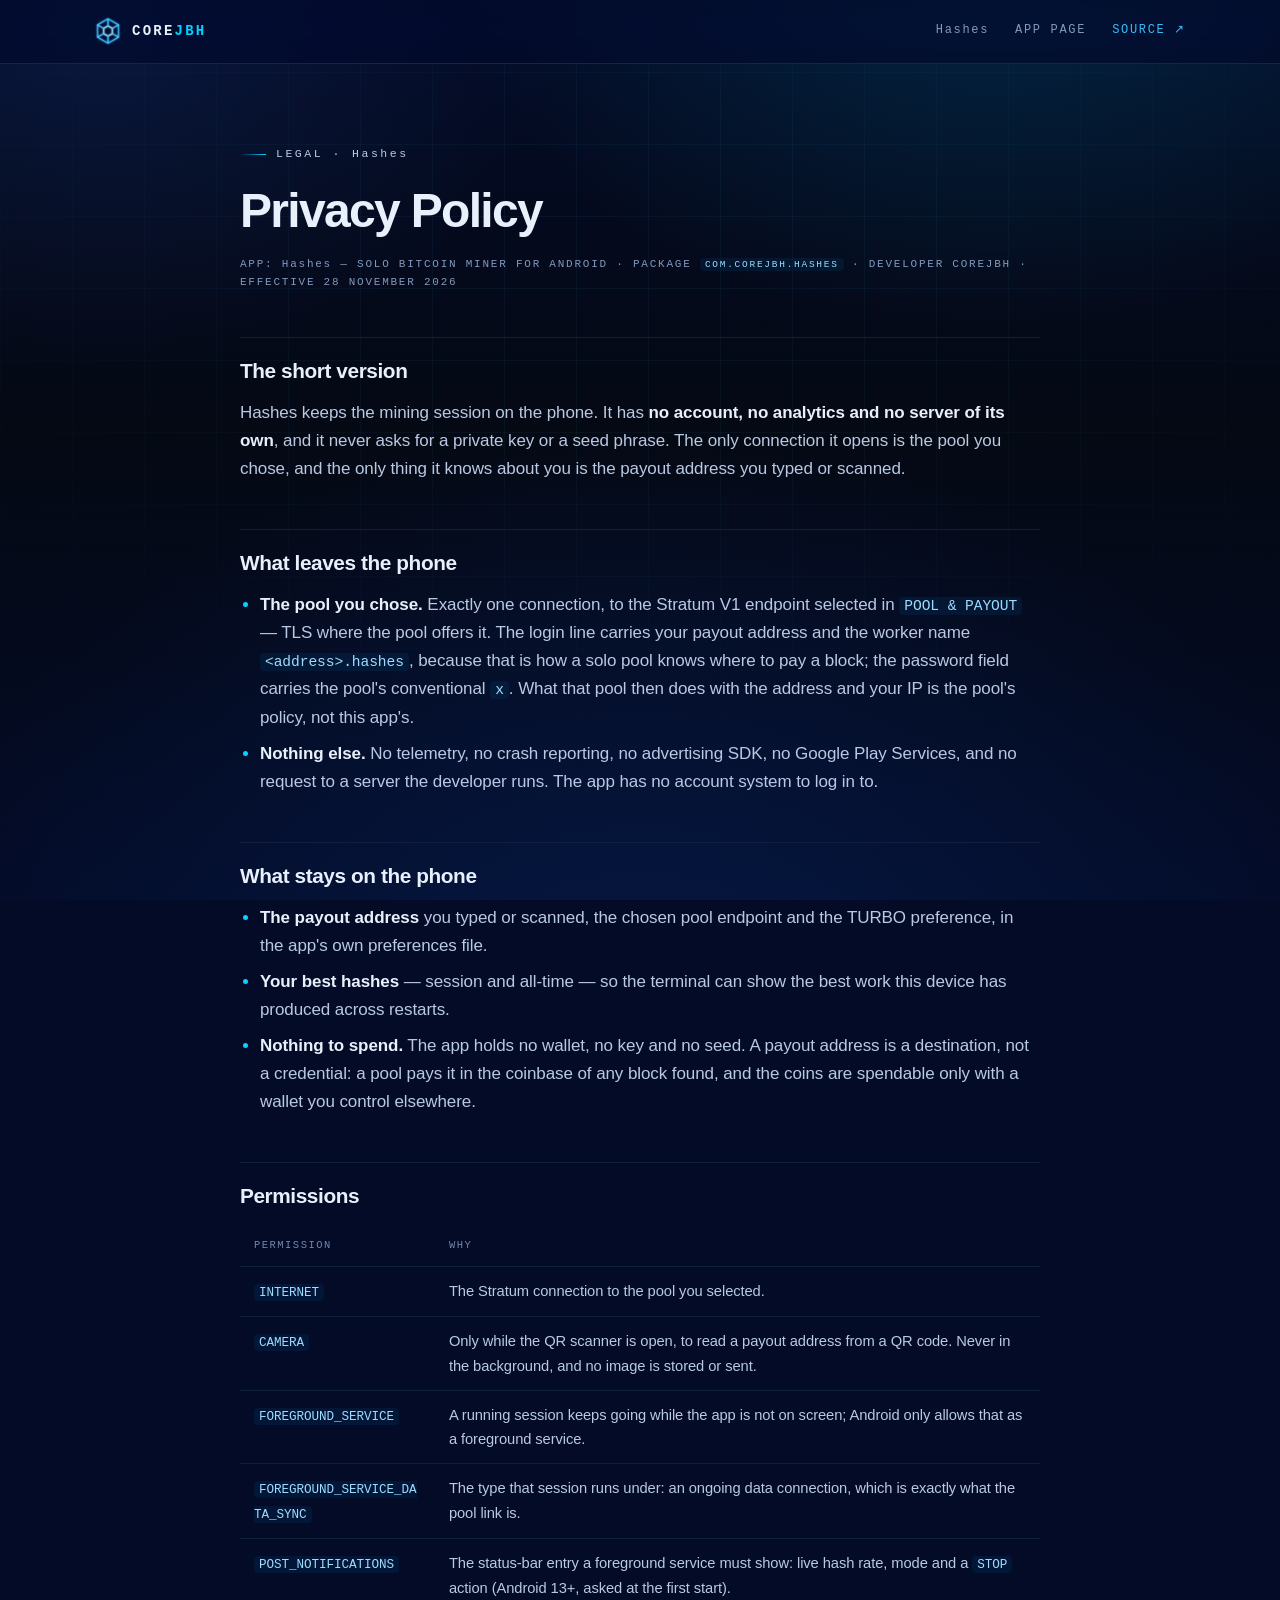
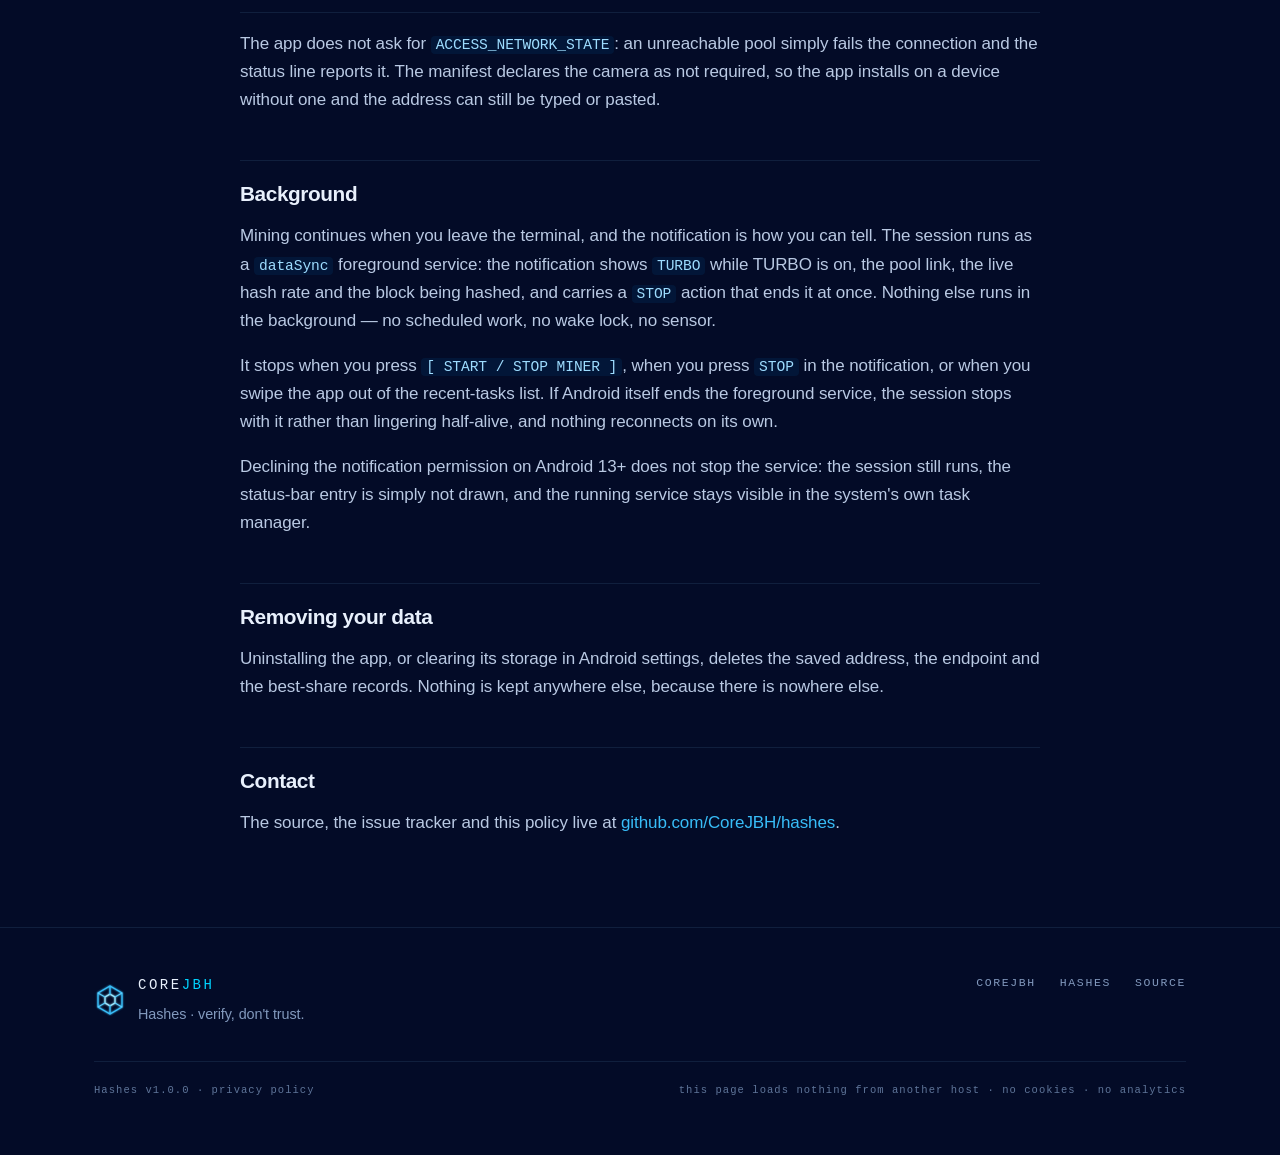
<file: hashes/privacy/index.html>
<!DOCTYPE html>
<html lang="en">
<head>
<meta charset="utf-8">
<meta name="viewport" content="width=device-width, initial-scale=1">
<title>Hashes Privacy Policy — no account, no analytics, no server of its own</title>
<meta name="description" content="Hashes keeps the mining session on the phone: no account, no analytics, no crash reporting, no server of its own. The only connection is the stratum pool you choose, and the only datum it holds is the payout address you entered.">
<meta name="author" content="CoreJBH">
<meta name="theme-color" content="#030B27">
<meta name="color-scheme" content="dark">
<meta property="og:type" content="article">
<meta property="og:title" content="Hashes Privacy Policy">
<meta property="og:description" content="One connection, to the pool you chose. No account, no analytics, no server of the developer's.">
<meta property="og:url" content="https://corejbh.github.io/hashes/privacy/">
<link rel="canonical" href="https://corejbh.github.io/hashes/privacy/">
<link rel="icon" href="../../assets/img/favicon-32.png?v=2026-11-22f" sizes="32x32" type="image/png">
<link rel="icon" href="../../assets/img/icon-192.png?v=2026-11-22f" sizes="192x192" type="image/png">
<link rel="icon" href="../../assets/img/icon-512.png?v=2026-11-22f" sizes="512x512" type="image/png">
<link rel="apple-touch-icon" href="../../assets/img/apple-touch-icon.png?v=2026-11-22f" sizes="180x180">
<link rel="manifest" href="/manifest.webmanifest?v=2026-11-22g">
<link rel="stylesheet" href="../../assets/css/site.css?v=2026-11-22f">
</head>
<body>
<a class="skip" href="#main">Skip to content</a>

<header class="site-head">
  <div class="wrap">
    <a class="brand" href="../../" aria-label="CoreJBH home">
      <img class="brand-mark" src="../../assets/img/tesseract-mark.png?v=2026-11-22f" width="30" height="30" alt="" decoding="async">
      <span class="word">CORE<span class="dot">JBH</span></span>
    </a>
    <nav class="site-nav" aria-label="Main">
      <a href="../../hashes/"><span class="nm">Hashes</span></a>
      <a href="../">App page</a>
      <a class="gh" href="https://github.com/CoreJBH/hashes/blob/main/PRIVACY.md" rel="noopener">Source &#8599;</a>
    </nav>
  </div>
</header>

<main id="main">
  <div class="wrap doc">
    <p class="eyebrow">Legal · <span class="nm">Hashes</span></p>
    <h1>Privacy Policy</h1>
    <p class="updated">App: <span class="nm">Hashes</span> — solo Bitcoin miner for Android · Package <code>com.corejbh.hashes</code> · Developer CoreJBH · Effective 28 November 2026</p>

    <h2>The short version</h2>
    <p>Hashes keeps the mining session on the phone. It has <strong>no account, no analytics and no server of its
      own</strong>, and it never asks for a private key or a seed phrase. The only connection it opens is the pool you
      chose, and the only thing it knows about you is the payout address you typed or scanned.</p>

    <h2>What leaves the phone</h2>
    <ul>
      <li><strong>The pool you chose.</strong> Exactly one connection, to the Stratum V1 endpoint selected in
        <code>POOL &amp; PAYOUT</code> — TLS where the pool offers it. The login line carries your payout address and
        the worker name <code>&lt;address&gt;.hashes</code>, because that is how a solo pool knows where to pay a
        block; the password field carries the pool's conventional <code>x</code>. What that pool then does with the
        address and your IP is the pool's policy, not this app's.</li>
      <li><strong>Nothing else.</strong> No telemetry, no crash reporting, no advertising SDK, no Google Play
        Services, and no request to a server the developer runs. The app has no account system to log in to.</li>
    </ul>

    <h2>What stays on the phone</h2>
    <ul>
      <li><strong>The payout address</strong> you typed or scanned, the chosen pool endpoint and the TURBO preference,
        in the app's own preferences file.</li>
      <li><strong>Your best hashes</strong> — session and all-time — so the terminal can show the best work this device
        has produced across restarts.</li>
      <li><strong>Nothing to spend.</strong> The app holds no wallet, no key and no seed. A payout address is a
        destination, not a credential: a pool pays it in the coinbase of any block found, and the coins are spendable
        only with a wallet you control elsewhere.</li>
    </ul>

    <h2>Permissions</h2>
    <table>
      <tr><th>Permission</th><th>Why</th></tr>
      <tr><td><code>INTERNET</code></td><td>The Stratum connection to the pool you selected.</td></tr>
      <tr><td><code>CAMERA</code></td><td>Only while the QR scanner is open, to read a payout address from a QR code. Never in the background, and no image is stored or sent.</td></tr>
      <tr><td><code>FOREGROUND_SERVICE</code></td><td>A running session keeps going while the app is not on screen; Android only allows that as a foreground service.</td></tr>
      <tr><td><code>FOREGROUND_SERVICE_DATA_SYNC</code></td><td>The type that session runs under: an ongoing data connection, which is exactly what the pool link is.</td></tr>
      <tr><td><code>POST_NOTIFICATIONS</code></td><td>The status-bar entry a foreground service must show: live hash rate, mode and a <code>STOP</code> action (Android 13+, asked at the first start).</td></tr>
    </table>
    <p>The app does not ask for <code>ACCESS_NETWORK_STATE</code>: an unreachable pool simply fails the connection and
      the status line reports it. The manifest declares the camera as not required, so the app installs on a device
      without one and the address can still be typed or pasted.</p>

    <h2>Background</h2>
    <p>Mining continues when you leave the terminal, and the notification is how you can tell. The session runs as a
      <code>dataSync</code> foreground service: the notification shows <code>TURBO</code> while TURBO is on, the pool
      link, the live hash rate and the block being hashed, and carries a <code>STOP</code> action that ends it at
      once. Nothing else runs in the background — no scheduled work, no wake lock, no sensor.</p>
    <p>It stops when you press <code>[ START / STOP MINER ]</code>, when you press <code>STOP</code> in the
      notification, or when you swipe the app out of the recent-tasks list. If Android itself ends the foreground
      service, the session stops with it rather than lingering half-alive, and nothing reconnects on its own.</p>
    <p>Declining the notification permission on Android 13+ does not stop the service: the session still runs, the
      status-bar entry is simply not drawn, and the running service stays visible in the system's own task
      manager.</p>

    <h2>Removing your data</h2>
    <p>Uninstalling the app, or clearing its storage in Android settings, deletes the saved address, the endpoint and
      the best-share records. Nothing is kept anywhere else, because there is nowhere else.</p>

    <h2>Contact</h2>
    <p>The source, the issue tracker and this policy live at
      <a href="https://github.com/CoreJBH/hashes" rel="noopener">github.com/CoreJBH/hashes</a>.</p>
  </div>
</main>

<footer class="site-foot">
  <div class="wrap">
    <div class="foot-grid">
      <div class="foot-brand">
        <img class="brand-mark" src="../../assets/img/tesseract-mark.png?v=2026-11-22f" width="30" height="30" alt="" decoding="async">
        <div>
          <div class="word">CORE<span class="dot" style="color:var(--cyan)">JBH</span></div>
          <p class="tagline">Hashes · verify, don't trust.</p>
        </div>
      </div>
      <nav class="foot-links" aria-label="Footer">
        <a href="../../">CoreJBH</a>
        <a href="../">Hashes</a>
        <a href="https://github.com/CoreJBH/hashes" rel="noopener">Source</a>
      </nav>
    </div>
    <div class="foot-note">
      <span>Hashes v1.0.0 · privacy policy</span>
      <span>this page loads nothing from another host · no cookies · no analytics</span>
    </div>
  </div>
</footer>

<script src="../../assets/js/site.js?v=2026-11-22f" defer></script>
</body>
</html>
</file>
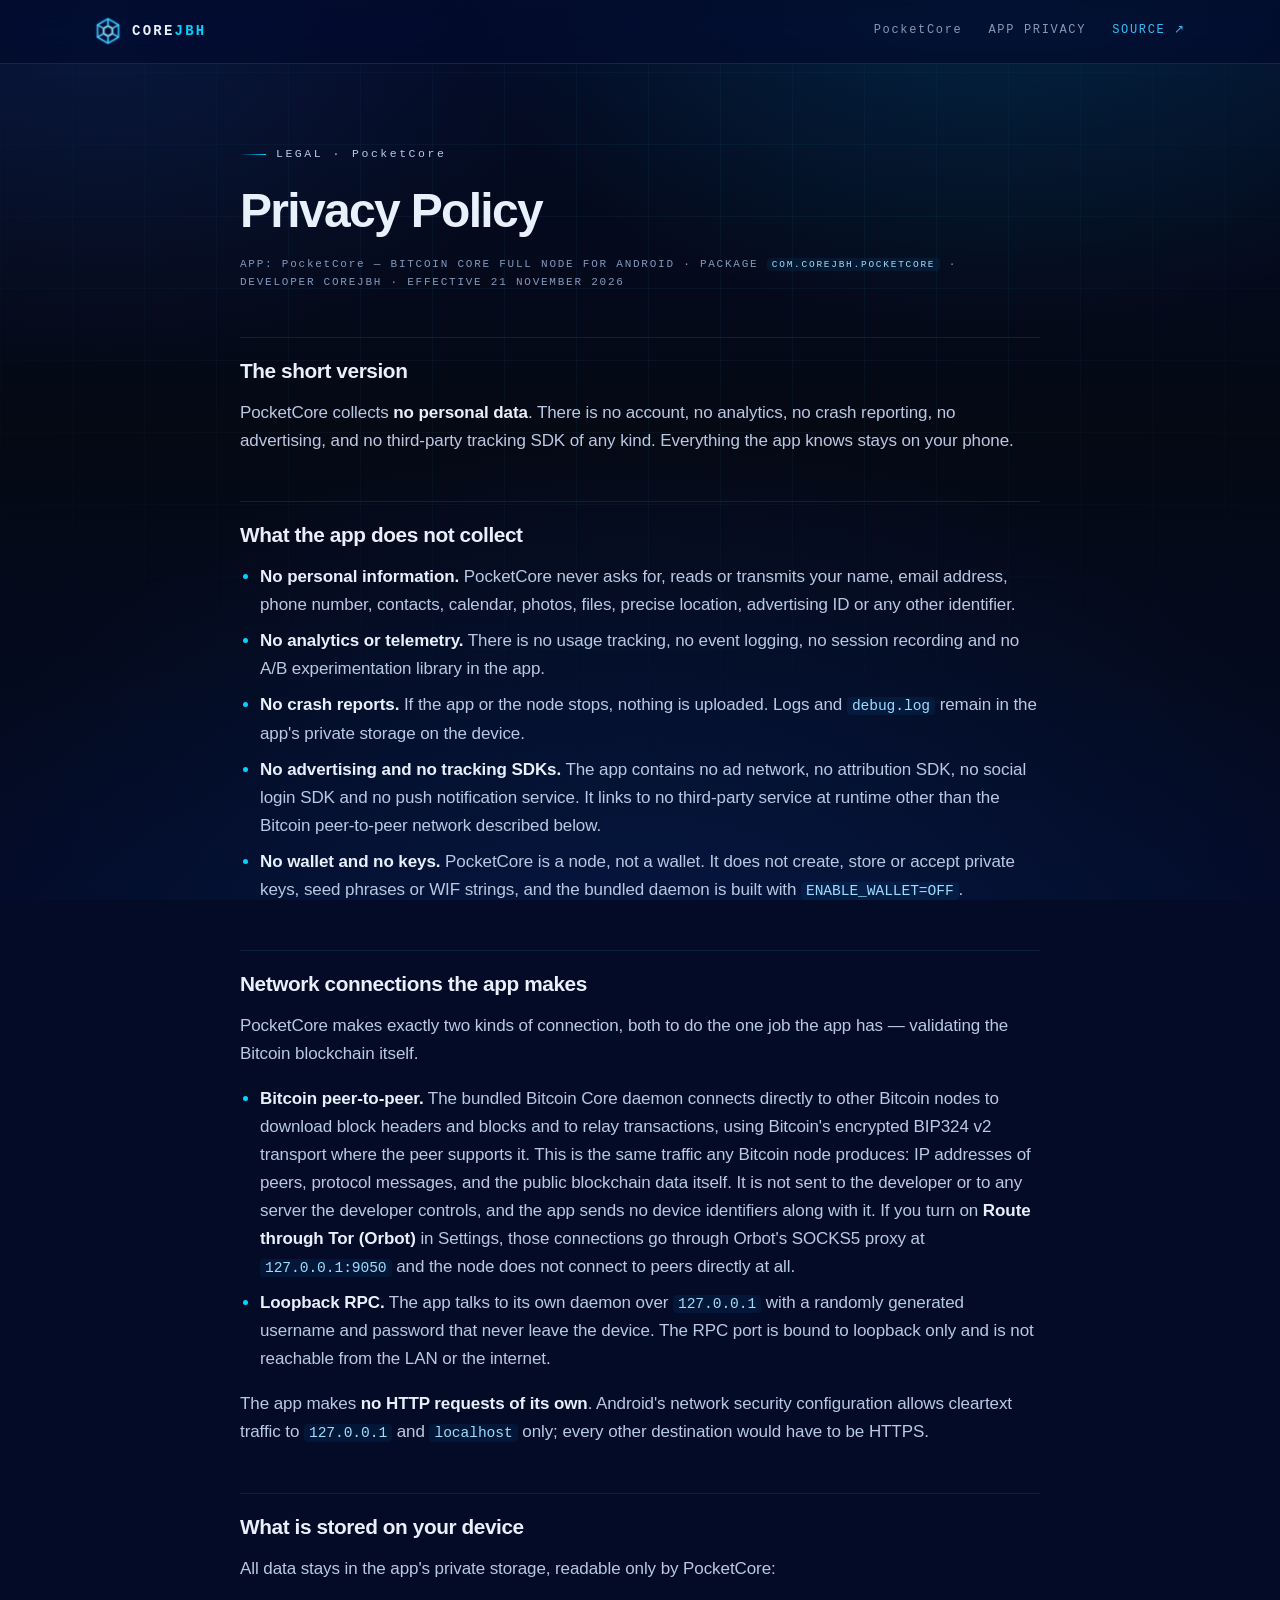
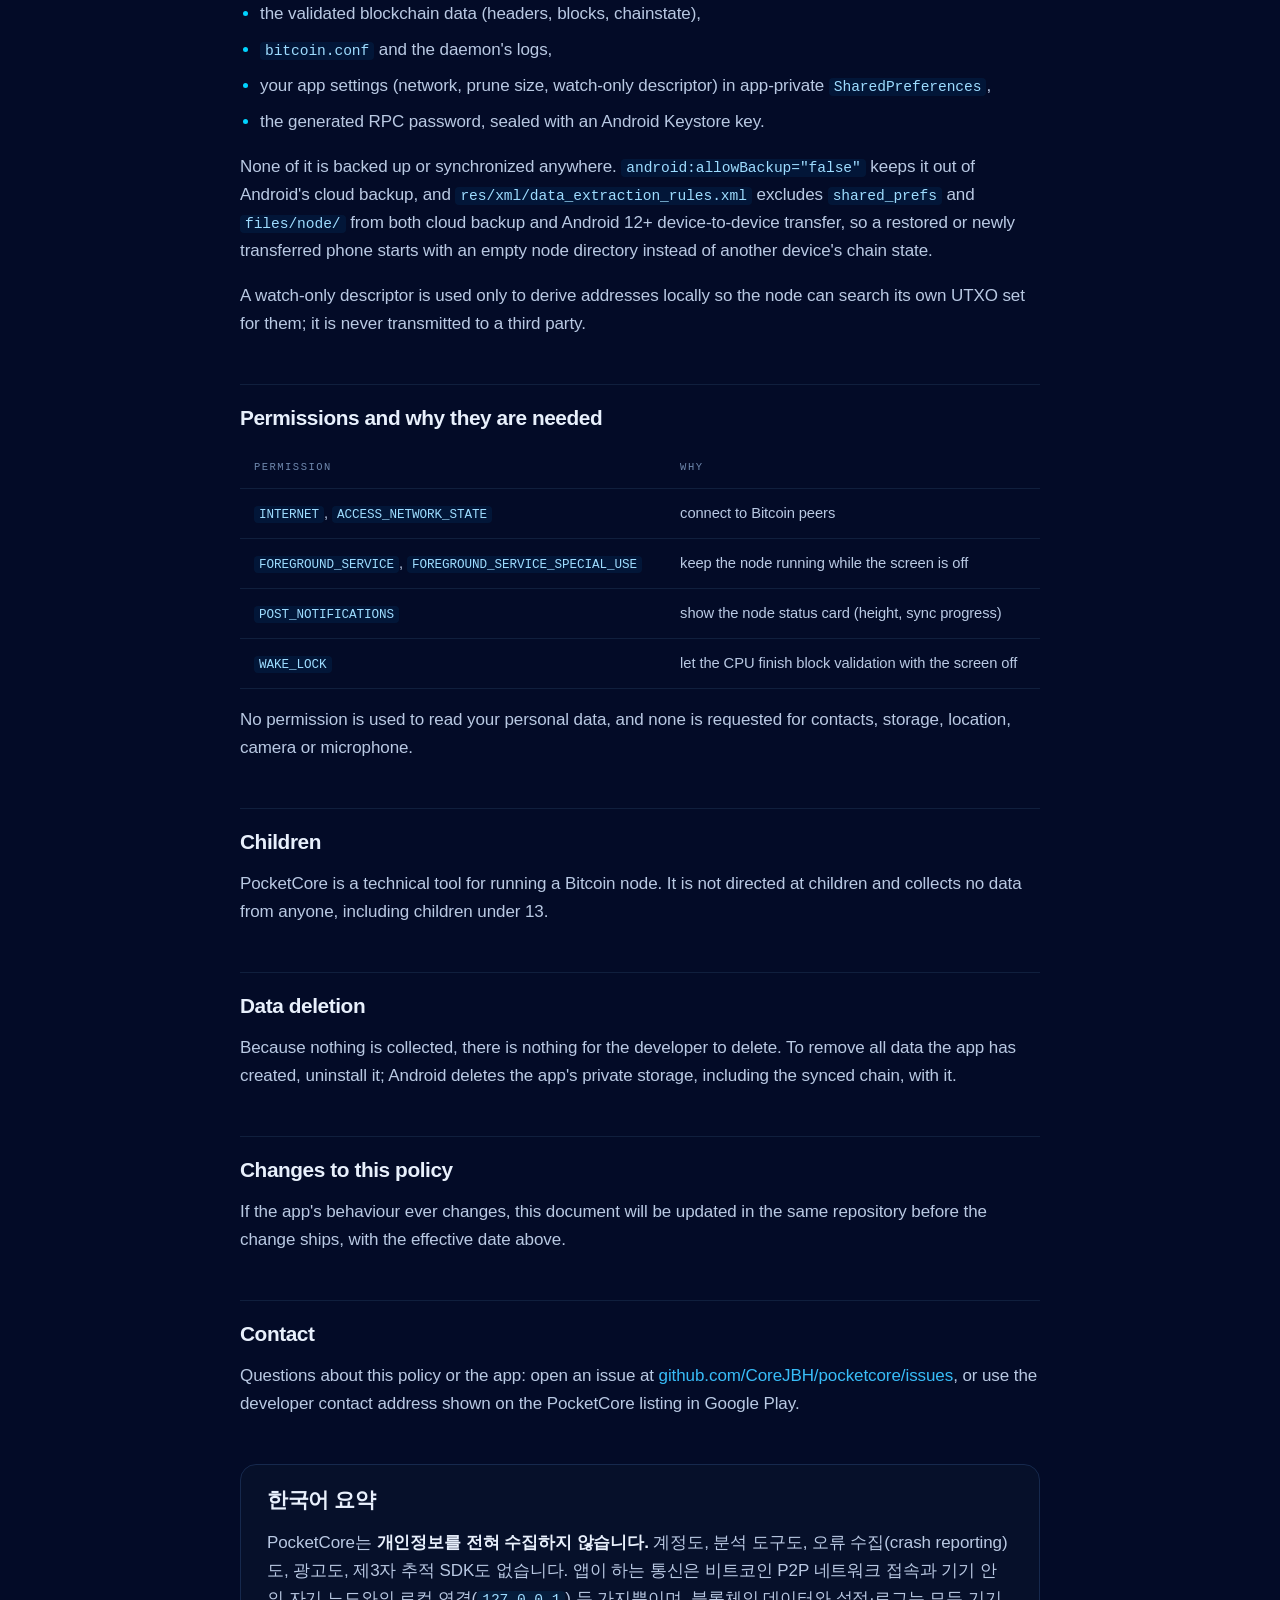
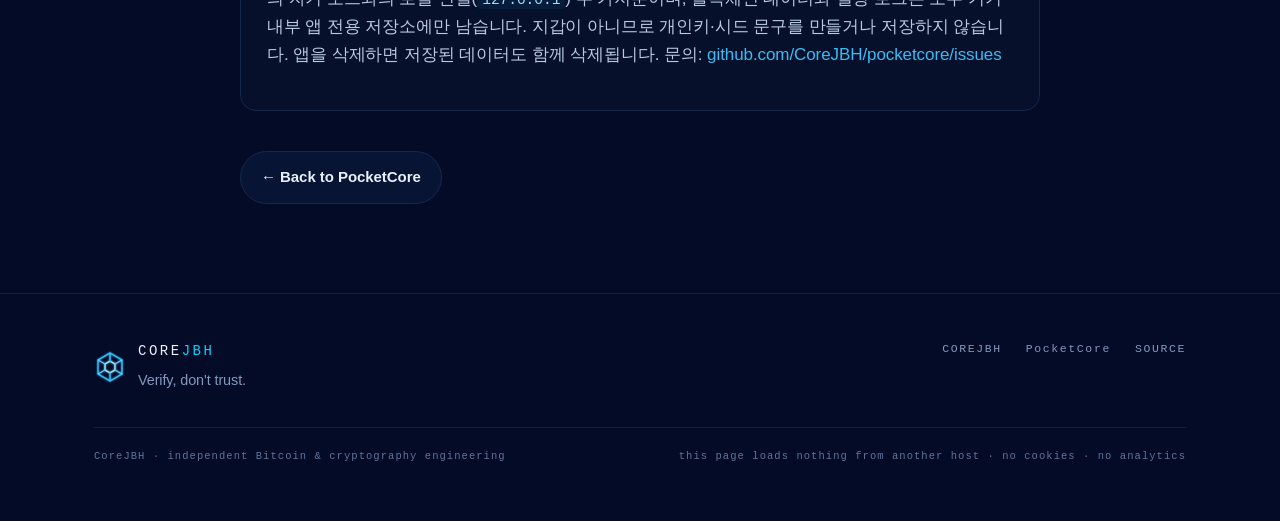
<file: pocketcore/privacy/index.html>
<!DOCTYPE html>
<html lang="en">
<head>
<meta charset="utf-8">
<meta name="viewport" content="width=device-width, initial-scale=1">
<title>PocketCore Privacy Policy — zero data collected</title>
<meta name="description" content="PocketCore collects no personal data: no accounts, no analytics, no crash reporting, no advertising, no third-party tracking SDKs. Everything stays on your phone.">
<meta name="author" content="CoreJBH">
<meta name="theme-color" content="#030B27">
<meta name="color-scheme" content="dark">
<meta property="og:type" content="article">
<meta property="og:title" content="PocketCore Privacy Policy">
<meta property="og:description" content="Zero telemetry, zero analytics, zero personal data collected.">
<meta property="og:url" content="https://corejbh.github.io/pocketcore/privacy/">
<link rel="canonical" href="https://corejbh.github.io/pocketcore/privacy/">
<link rel="icon" href="../../assets/img/favicon-32.png?v=2026-11-22f" sizes="32x32" type="image/png">
<link rel="icon" href="../../assets/img/icon-192.png?v=2026-11-22f" sizes="192x192" type="image/png">
<link rel="icon" href="../../assets/img/icon-512.png?v=2026-11-22f" sizes="512x512" type="image/png">
<link rel="apple-touch-icon" href="../../assets/img/apple-touch-icon.png?v=2026-11-22f" sizes="180x180">
<link rel="manifest" href="/manifest.webmanifest?v=2026-11-22g">
<link rel="stylesheet" href="../../assets/css/site.css?v=2026-11-22f">
</head>
<body>
<a class="skip" href="#main">Skip to content</a>

<header class="site-head">
  <div class="wrap">
    <a class="brand" href="../../" aria-label="CoreJBH home">
      <img class="brand-mark" src="../../assets/img/tesseract-mark.png?v=2026-11-22f" width="30" height="30" alt="" decoding="async">
      <span class="word">CORE<span class="dot">JBH</span></span>
    </a>
    <nav class="site-nav" aria-label="Main">
      <a href="../../pocketcore/"><span class="nm">PocketCore</span></a>
      <a href="../">App privacy</a>
      <a class="gh" href="https://github.com/CoreJBH/pocketcore/blob/main/PRIVACY.md" rel="noopener">Source &#8599;</a>
    </nav>
  </div>
</header>

<main id="main">
  <div class="wrap doc">
    <p class="eyebrow">Legal · <span class="nm">PocketCore</span></p>
    <h1>Privacy Policy</h1>
    <p class="updated">App: <span class="nm">PocketCore</span> — Bitcoin Core full node for Android · Package <code>com.corejbh.pocketcore</code> · Developer CoreJBH · Effective 21 November 2026</p>

    <h2>The short version</h2>
    <p>PocketCore collects <strong>no personal data</strong>. There is no account, no analytics, no crash
      reporting, no advertising, and no third-party tracking SDK of any kind. Everything the app knows stays on
      your phone.</p>

    <h2>What the app does not collect</h2>
    <ul>
      <li><strong>No personal information.</strong> PocketCore never asks for, reads or transmits your name, email
        address, phone number, contacts, calendar, photos, files, precise location, advertising ID or any other
        identifier.</li>
      <li><strong>No analytics or telemetry.</strong> There is no usage tracking, no event logging, no session
        recording and no A/B experimentation library in the app.</li>
      <li><strong>No crash reports.</strong> If the app or the node stops, nothing is uploaded. Logs and
        <code>debug.log</code> remain in the app's private storage on the device.</li>
      <li><strong>No advertising and no tracking SDKs.</strong> The app contains no ad network, no attribution SDK,
        no social login SDK and no push notification service. It links to no third-party service at runtime other
        than the Bitcoin peer-to-peer network described below.</li>
      <li><strong>No wallet and no keys.</strong> PocketCore is a node, not a wallet. It does not create, store or
        accept private keys, seed phrases or WIF strings, and the bundled daemon is built with
        <code>ENABLE_WALLET=OFF</code>.</li>
    </ul>

    <h2>Network connections the app makes</h2>
    <p>PocketCore makes exactly two kinds of connection, both to do the one job the app has — validating the
      Bitcoin blockchain itself.</p>
    <ul>
      <li><strong>Bitcoin peer-to-peer.</strong> The bundled Bitcoin Core daemon connects directly to other Bitcoin
        nodes to download block headers and blocks and to relay transactions, using Bitcoin's encrypted BIP324 v2
        transport where the peer supports it. This is the same traffic any Bitcoin node produces: IP addresses of
        peers, protocol messages, and the public blockchain data itself. It is not sent to the developer or to any
        server the developer controls, and the app sends no device identifiers along with it. If you turn on
        <strong>Route through Tor (Orbot)</strong> in Settings, those connections go through Orbot's SOCKS5 proxy at
        <code>127.0.0.1:9050</code> and the node does not connect to peers directly at all.</li>
      <li><strong>Loopback RPC.</strong> The app talks to its own daemon over <code>127.0.0.1</code> with a randomly
        generated username and password that never leave the device. The RPC port is bound to loopback only and is
        not reachable from the LAN or the internet.</li>
    </ul>
    <p>The app makes <strong>no HTTP requests of its own</strong>. Android's network security configuration allows
      cleartext traffic to <code>127.0.0.1</code> and <code>localhost</code> only; every other destination would
      have to be HTTPS.</p>

    <h2>What is stored on your device</h2>
    <p>All data stays in the app's private storage, readable only by PocketCore:</p>
    <ul>
      <li>the validated blockchain data (headers, blocks, chainstate),</li>
      <li><code>bitcoin.conf</code> and the daemon's logs,</li>
      <li>your app settings (network, prune size, watch-only descriptor) in app-private
        <code>SharedPreferences</code>,</li>
      <li>the generated RPC password, sealed with an Android Keystore key.</li>
    </ul>
    <p>None of it is backed up or synchronized anywhere. <code>android:allowBackup="false"</code> keeps it out of
      Android's cloud backup, and <code>res/xml/data_extraction_rules.xml</code> excludes <code>shared_prefs</code> and
      <code>files/node/</code> from both cloud backup and Android 12+ device-to-device transfer, so a restored or newly
      transferred phone starts with an empty node directory instead of another device's chain state.</p>
    <p>A watch-only descriptor is used only to derive addresses locally so the node can search its own UTXO set for
      them; it is never transmitted to a third party.</p>

    <h2>Permissions and why they are needed</h2>
    <table>
      <thead><tr><th>Permission</th><th>Why</th></tr></thead>
      <tbody>
        <tr><td><code>INTERNET</code>, <code>ACCESS_NETWORK_STATE</code></td><td>connect to Bitcoin peers</td></tr>
        <tr><td><code>FOREGROUND_SERVICE</code>, <code>FOREGROUND_SERVICE_SPECIAL_USE</code></td><td>keep the node running while the screen is off</td></tr>
        <tr><td><code>POST_NOTIFICATIONS</code></td><td>show the node status card (height, sync progress)</td></tr>
        <tr><td><code>WAKE_LOCK</code></td><td>let the CPU finish block validation with the screen off</td></tr>
      </tbody>
    </table>
    <p>No permission is used to read your personal data, and none is requested for contacts, storage, location,
      camera or microphone.</p>

    <h2>Children</h2>
    <p>PocketCore is a technical tool for running a Bitcoin node. It is not directed at children and collects no
      data from anyone, including children under 13.</p>

    <h2>Data deletion</h2>
    <p>Because nothing is collected, there is nothing for the developer to delete. To remove all data the app has
      created, uninstall it; Android deletes the app's private storage, including the synced chain, with it.</p>

    <h2>Changes to this policy</h2>
    <p>If the app's behaviour ever changes, this document will be updated in the same repository before the change
      ships, with the effective date above.</p>

    <h2>Contact</h2>
    <p>Questions about this policy or the app: open an issue at
      <a href="https://github.com/CoreJBH/pocketcore/issues" rel="noopener">github.com/CoreJBH/pocketcore/issues</a>,
      or use the developer contact address shown on the PocketCore listing in Google Play.</p>

    <section class="ko" lang="ko">
      <h2>한국어 요약</h2>
      <p>PocketCore는 <strong>개인정보를 전혀 수집하지 않습니다.</strong> 계정도, 분석 도구도, 오류 수집(crash
        reporting)도, 광고도, 제3자 추적 SDK도 없습니다. 앱이 하는 통신은 비트코인 P2P 네트워크 접속과 기기 안의
        자기 노드와의 로컬 연결(<code>127.0.0.1</code>) 두 가지뿐이며, 블록체인 데이터와 설정·로그는 모두 기기 내부
        앱 전용 저장소에만 남습니다. 지갑이 아니므로 개인키·시드 문구를 만들거나 저장하지 않습니다. 앱을 삭제하면
        저장된 데이터도 함께 삭제됩니다. 문의:
        <a href="https://github.com/CoreJBH/pocketcore/issues" rel="noopener">github.com/CoreJBH/pocketcore/issues</a></p>
    </section>

    <p class="back"><a class="btn btn-ghost" href="../">&#8592; Back to PocketCore</a></p>
  </div>
</main>

<footer class="site-foot">
  <div class="wrap">
    <div class="foot-grid">
      <div class="foot-brand">
        <img class="brand-mark" src="../../assets/img/tesseract-mark.png?v=2026-11-22f" width="30" height="30" alt="" decoding="async">
        <div>
          <div class="word">CORE<span class="dot" style="color:var(--cyan)">JBH</span></div>
          <p class="tagline">Verify, don't trust.</p>
        </div>
      </div>
      <nav class="foot-links" aria-label="Footer">
        <a href="../../">CoreJBH</a>
        <a href="../../pocketcore/"><span class="nm">PocketCore</span></a>
        <a href="https://github.com/CoreJBH/pocketcore" rel="noopener">Source</a>
      </nav>
    </div>
    <div class="foot-note">
      <span>CoreJBH · independent Bitcoin &amp; cryptography engineering</span>
      <span>this page loads nothing from another host · no cookies · no analytics</span>
    </div>
  </div>
</footer>

<script src="../../assets/js/site.js?v=2026-11-22f" defer></script>
</body>
</html>
</file>
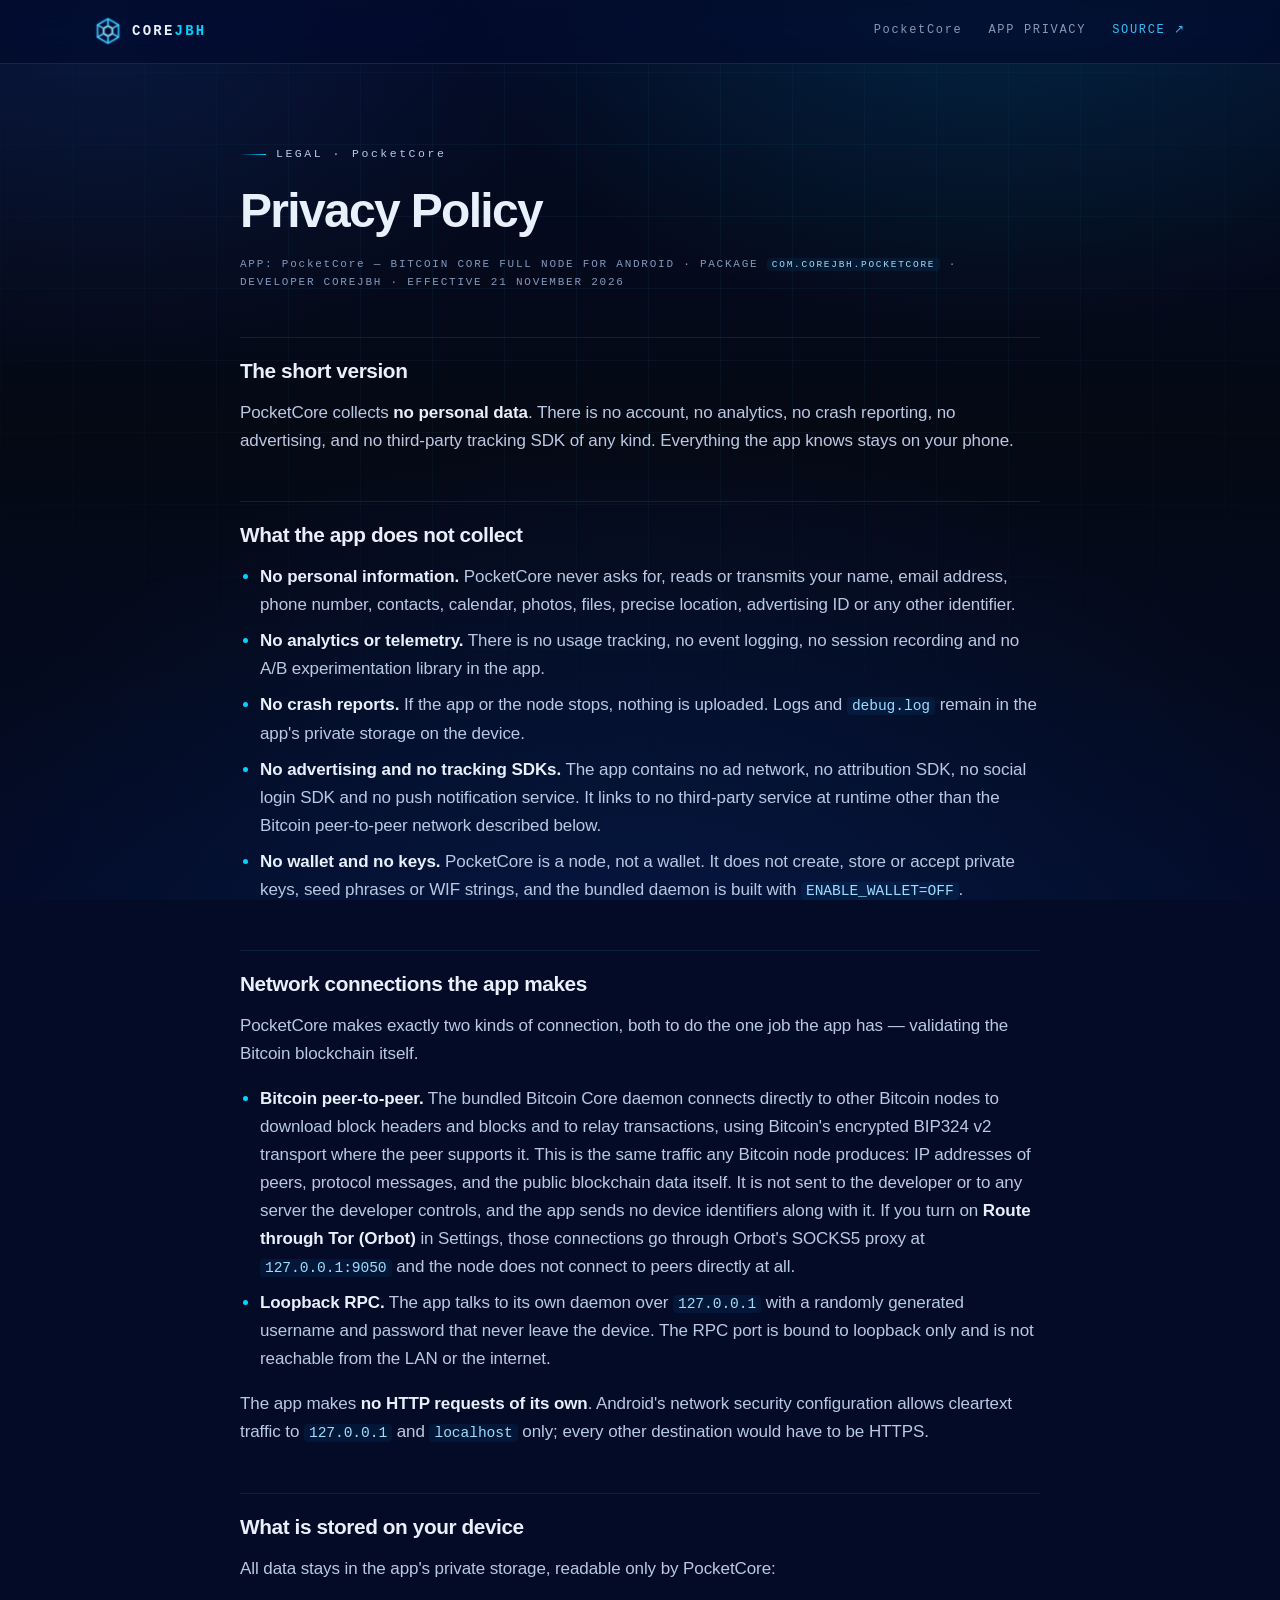
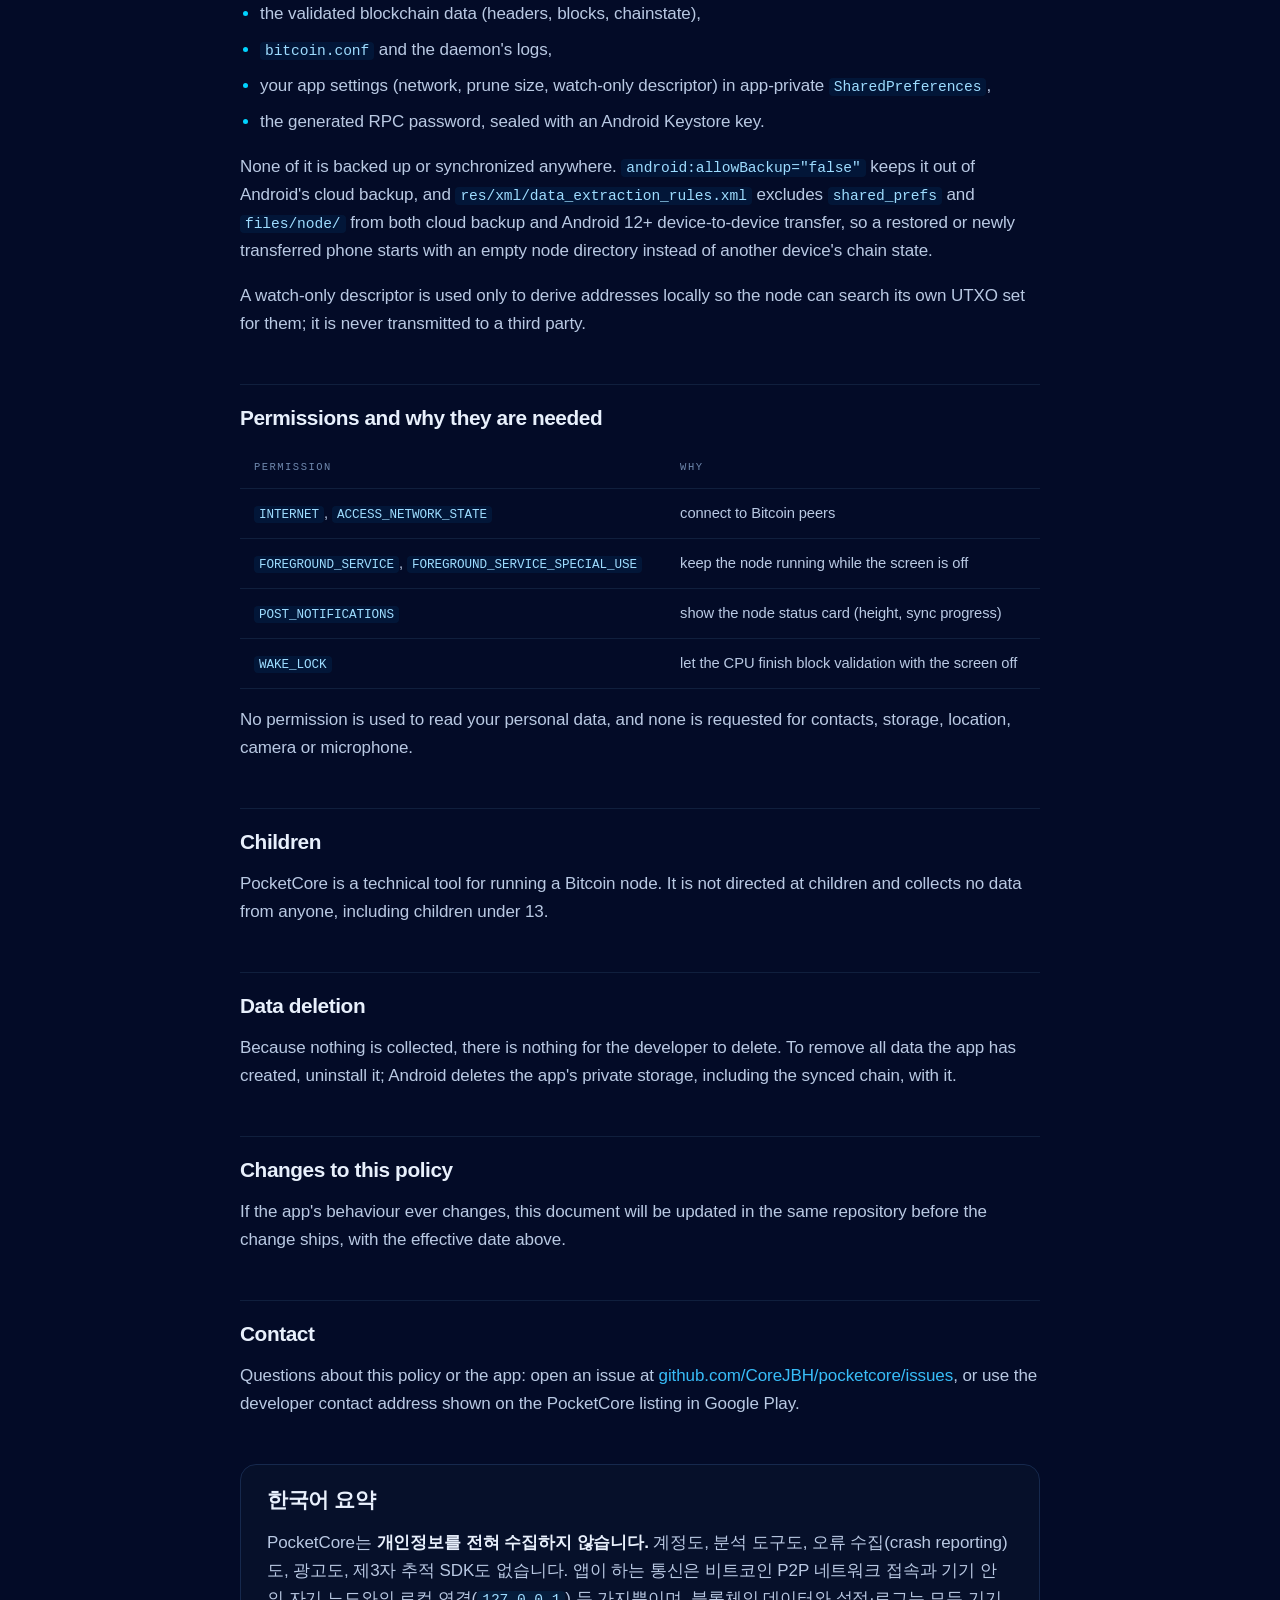
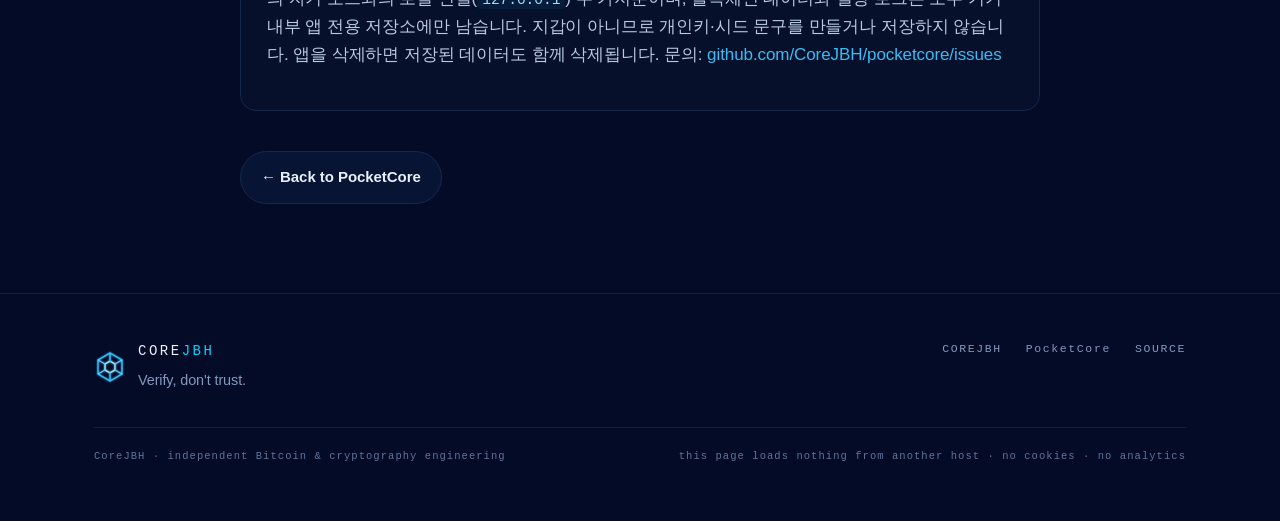
<file: pocketcore/privacy.html>
<!DOCTYPE html>
<html lang="en">
<head>
<meta charset="utf-8">
<title>PocketCore Privacy Policy</title>
<link rel="canonical" href="https://corejbh.github.io/pocketcore/privacy/">
<meta name="robots" content="noindex">
<meta http-equiv="refresh" content="0; url=privacy/">
<link rel="icon" href="../assets/img/favicon-32.png?v=2026-11-21h" sizes="32x32" type="image/png">
<link rel="icon" href="../assets/img/icon-192.png?v=2026-11-21h" sizes="192x192" type="image/png">
<style>body{margin:0;min-height:100vh;display:grid;place-items:center;background:#030b27;color:#e8f0fc;font-family:ui-monospace,SFMono-Regular,Menlo,Consolas,monospace;font-size:14px}a{color:#38bdf8}</style>
</head>
<body>
<p>PocketCore Privacy Policy — <a href="privacy/">continue to the policy</a></p>
</body>
</html>
</file>
<file: assets/css/site.css>
/* CoreJBH — verify, don't trust.
   One stylesheet, no imports, no external fonts, no trackers. */

:root {
  --bg: #030b27;
  --bg-deep: #050914;
  --panel: #07122e;
  --panel-2: #0a1738;
  --line: #16294d;
  --line-soft: #101f3d;
  --ink: #e8f0fc;
  --ink-dim: #b9c9e3;
  --muted: #8299bd;
  --cyan: #00d4ff;
  --sky: #38bdf8;
  --violet: #7c8cf8;
  --good: #35d6a4;

  --mono: ui-monospace, "SFMono-Regular", "JetBrains Mono", "Cascadia Mono",
    "Roboto Mono", Menlo, Consolas, "Liberation Mono", monospace;
  --sans: -apple-system, BlinkMacSystemFont, "Segoe UI", Roboto,
    "Helvetica Neue", Arial, "Liberation Sans", "Noto Sans", system-ui, sans-serif;

  --radius: 16px;
  --radius-sm: 10px;
  --wrap: 1140px;
  --head-h: 64px;
}

*,
*::before,
*::after { box-sizing: border-box; }

html {
  -webkit-text-size-adjust: 100%;
  scroll-behavior: smooth;
  scroll-padding-top: calc(var(--head-h) + 20px);
}

body {
  margin: 0;
  background: var(--bg);
  color: var(--ink);
  font-family: var(--sans);
  font-size: 17px;
  line-height: 1.65;
  letter-spacing: -0.005em;
  -webkit-font-smoothing: antialiased;
  text-rendering: optimizeLegibility;
  overflow-x: hidden;
}

/* Ambient light + a faint engineering grid. Both are pure CSS. */
body::before {
  content: "";
  position: fixed;
  inset: 0;
  z-index: -2;
  background:
    radial-gradient(900px 620px at 78% -6%, rgba(0, 212, 255, 0.14), transparent 62%),
    radial-gradient(760px 560px at 8% 4%, rgba(56, 124, 248, 0.11), transparent 60%),
    radial-gradient(1100px 900px at 50% 118%, rgba(6, 26, 71, 0.9), transparent 70%),
    linear-gradient(180deg, #030b27 0%, #050914 48%, #030b27 100%);
}

body::after {
  content: "";
  position: fixed;
  inset: 0;
  z-index: -1;
  pointer-events: none;
  background-image:
    linear-gradient(to right, rgba(56, 189, 248, 0.055) 1px, transparent 1px),
    linear-gradient(to bottom, rgba(56, 189, 248, 0.055) 1px, transparent 1px);
  background-size: 72px 72px;
  mask-image: radial-gradient(ellipse 85% 70% at 50% 32%, #000 25%, transparent 78%);
  -webkit-mask-image: radial-gradient(ellipse 85% 70% at 50% 32%, #000 25%, transparent 78%);
}

img { max-width: 100%; height: auto; display: block; }

a { color: var(--sky); text-decoration: none; }
a:hover { color: #7fe4ff; }

:focus-visible {
  outline: 2px solid var(--cyan);
  outline-offset: 3px;
  border-radius: 4px;
}

::selection { background: rgba(0, 212, 255, 0.28); color: #fff; }

.wrap {
  width: 100%;
  max-width: var(--wrap);
  margin: 0 auto;
  padding: 0 24px;
}

.skip {
  position: absolute;
  left: -9999px;
  top: 8px;
  background: var(--cyan);
  color: #00121f;
  padding: 10px 16px;
  border-radius: 8px;
  font-weight: 700;
  z-index: 100;
}
.skip:focus { left: 16px; }

/* ---------------------------------------------------------------- header */

.site-head {
  position: sticky;
  top: 0;
  z-index: 50;
  height: var(--head-h);
  display: flex;
  align-items: center;
  background: rgba(3, 11, 39, 0.72);
  border-bottom: 1px solid rgba(22, 41, 77, 0.9);
  backdrop-filter: saturate(160%) blur(14px);
  -webkit-backdrop-filter: saturate(160%) blur(14px);
}

.site-head .wrap {
  display: flex;
  align-items: center;
  gap: 18px;
}

.brand {
  display: inline-flex;
  align-items: center;
  gap: 10px;
  color: var(--ink);
  font-weight: 700;
  letter-spacing: 0.02em;
  font-size: 15px;
}
.brand:hover { color: #fff; }
.brand .brand-mark { width: 28px; height: 28px; flex: none; }
.brand .word { font-family: var(--mono); font-size: 14px; letter-spacing: 0.16em; }
.brand .dot { color: var(--cyan); }

.site-nav {
  margin-left: auto;
  display: flex;
  align-items: center;
  gap: 26px;
  font-family: var(--mono);
  font-size: 12px;
  letter-spacing: 0.14em;
  text-transform: uppercase;
}
.site-nav a {
  color: var(--muted);
  padding: 6px 0;
  border-bottom: 1px solid transparent;
  transition: color 0.18s ease, border-color 0.18s ease;
}
.site-nav a:hover { color: var(--ink); border-bottom-color: var(--cyan); }
.site-nav .gh { color: var(--sky); }

@media (max-width: 760px) {
  .site-nav { gap: 18px; font-size: 11px; letter-spacing: 0.1em; }
  .site-nav a.opt { display: none; }
}

@media (max-width: 460px) {
  .wrap { padding: 0 18px; }
  .brand .word { display: none; }
  .site-nav { gap: 14px; }
  .site-nav a:not(.gh):not(:first-child) { display: none; }
  .actions { flex-direction: column; align-items: stretch; }
  .btn { white-space: normal; text-align: center; justify-content: center; }
  .hero-note { justify-content: flex-start; }
  .strip span { padding: 0 12px; }
  .facts { grid-template-columns: repeat(auto-fit, minmax(120px, 1fr)); }
}

/* ---------------------------------------------------------------- type */

.eyebrow {
  display: inline-flex;
  align-items: center;
  gap: 10px;
  font-family: var(--mono);
  font-size: 11.5px;
  letter-spacing: 0.22em;
  text-transform: uppercase;
  color: var(--sky);
  margin: 0 0 22px;
}
.eyebrow::before {
  content: "";
  width: 26px;
  height: 1px;
  background: linear-gradient(90deg, transparent, var(--cyan));
}

h1, h2, h3 {
  font-weight: 700;
  line-height: 1.06;
  letter-spacing: -0.03em;
  margin: 0;
  text-wrap: balance;
}

.display {
  font-size: clamp(2.6rem, 7.2vw, 5.1rem);
  line-height: 0.98;
  letter-spacing: -0.045em;
  font-weight: 800;
}
.display .glow {
  background: linear-gradient(96deg, #ffffff 12%, #bde9ff 42%, var(--cyan) 78%);
  -webkit-background-clip: text;
  background-clip: text;
  color: transparent;
}

h2 { font-size: clamp(1.5rem, 2.6vw, 2.05rem); }
.nm { text-transform: none; }   /* project names are proper nouns, not labels */
h3 { font-size: 1.12rem; letter-spacing: -0.015em; line-height: 1.35; }

.lead {
  font-size: clamp(1.02rem, 1.5vw, 1.2rem);
  color: var(--ink-dim);
  max-width: 60ch;
  margin: 22px 0 0;
}

.mono {
  font-family: var(--mono);
  font-size: 12.5px;
  letter-spacing: 0.02em;
  color: var(--muted);
}

.sec { padding: clamp(64px, 9vw, 116px) 0; }
.sec + .sec { padding-top: 0; }

.sec-head {
  display: flex;
  align-items: baseline;
  gap: 18px;
  margin-bottom: 34px;
  border-bottom: 1px solid var(--line-soft);
  padding-bottom: 18px;
}
.sec-head .idx {
  font-family: var(--mono);
  font-size: 11.5px;
  letter-spacing: 0.2em;
  color: var(--cyan);
  opacity: 0.85;
  padding-top: 6px;
  flex: none;
  white-space: nowrap;
}
.sec-head p {
  margin: 0;
  color: var(--muted);
  font-size: 0.95rem;
  max-width: 46ch;
  margin-left: auto;
  text-align: right;
}
@media (max-width: 780px) {
  .sec-head { flex-wrap: wrap; gap: 8px 14px; }
  .sec-head p { margin-left: 0; text-align: left; }
}

/* ---------------------------------------------------------------- buttons */

.actions {
  display: flex;
  flex-wrap: wrap;
  gap: 12px;
  margin-top: 34px;
}

.btn {
  display: inline-flex;
  align-items: center;
  gap: 10px;
  padding: 13px 20px;
  border-radius: 999px;
  border: 1px solid transparent;
  font-size: 0.94rem;
  font-weight: 600;
  letter-spacing: -0.005em;
  transition: transform 0.16s ease, box-shadow 0.2s ease, background 0.2s ease,
    border-color 0.2s ease, color 0.2s ease;
  white-space: nowrap;
}
.btn svg { width: 15px; height: 15px; flex: none; }
.btn:hover { transform: translateY(-1px); }

.btn-primary {
  background: linear-gradient(180deg, #25dcff, #00a8e0);
  color: #001220;
  box-shadow: 0 8px 26px rgba(0, 190, 255, 0.32), inset 0 1px 0 rgba(255, 255, 255, 0.5);
}
.btn-primary:hover {
  color: #001220;
  box-shadow: 0 12px 34px rgba(0, 200, 255, 0.45), inset 0 1px 0 rgba(255, 255, 255, 0.6);
}

.btn-ghost {
  background: rgba(12, 28, 62, 0.6);
  border-color: var(--line);
  color: var(--ink);
}
.btn-ghost:hover {
  border-color: rgba(56, 189, 248, 0.55);
  background: rgba(16, 38, 80, 0.75);
  color: #fff;
}

.btn-link {
  padding: 13px 4px;
  color: var(--sky);
  border-radius: 8px;
}
.btn-link:hover { color: #9ceeff; }

/* ---------------------------------------------------------------- hero */

.hero {
  position: relative;
  padding: clamp(56px, 8vw, 104px) 0 clamp(40px, 6vw, 72px);
}

.hero-grid {
  display: grid;
  grid-template-columns: minmax(0, 1.06fr) minmax(0, 0.94fr);
  gap: clamp(28px, 5vw, 64px);
  align-items: center;
}

/* the label's own homepage is typography-only: one column, no hero art */
.hero-solo .hero-grid { grid-template-columns: minmax(0, 1fr); }

@media (max-width: 820px) {
  .hero-grid { grid-template-columns: minmax(0, 1fr); }
}

.hero-copy { max-width: 720px; }

.hero-note {
  margin-top: 26px;
  font-family: var(--mono);
  font-size: 11.5px;
  letter-spacing: 0.12em;
  text-transform: uppercase;
  color: var(--muted);
  display: flex;
  flex-wrap: wrap;
  gap: 8px 14px;
  align-items: center;
}
.hero-note span { display: inline-flex; align-items: center; gap: 8px; }
.hero-note span::before {
  content: "";
  width: 5px;
  height: 5px;
  background: var(--cyan);
  box-shadow: 0 0 8px var(--cyan);
  border-radius: 50%;
}

/* primitive strip */
.strip {
  display: flex;
  flex-wrap: wrap;
  gap: 10px 0;
  padding: 16px 0;
  border-top: 1px solid var(--line-soft);
  border-bottom: 1px solid var(--line-soft);
  font-family: var(--mono);
  font-size: 11px;
  letter-spacing: 0.12em;
  text-transform: uppercase;
  color: #6f88ad;
}
.strip span { padding: 0 16px; border-right: 1px solid var(--line-soft); }
.strip span:first-child { padding-left: 0; }
.strip span:last-child { border-right: 0; }
.strip b { color: var(--sky); font-weight: 500; }

/* ---------------------------------------------------------------- cards */

.grid {
  display: grid;
  gap: 18px;
  grid-template-columns: repeat(auto-fit, minmax(258px, 1fr));
}

/* grid children may not force a track wider than the viewport */
.grid > *,
.two-col > *,
.spec-grid > *,
.hero-grid > *,
.about > *,
.flagship > *,
.limits > *,
.shots > *,
.facts > * { min-width: 0; }

.card {
  position: relative;
  background: linear-gradient(180deg, rgba(10, 23, 56, 0.92), rgba(6, 14, 38, 0.92));
  border: 1px solid var(--line);
  border-radius: var(--radius);
  padding: 24px;
  transition: border-color 0.2s ease, transform 0.2s ease, box-shadow 0.25s ease;
}
.card:hover {
  border-color: rgba(56, 189, 248, 0.45);
  transform: translateY(-2px);
  box-shadow: 0 18px 50px rgba(0, 10, 40, 0.55);
}
.card p { color: var(--ink-dim); margin: 10px 0 0; font-size: 0.95rem; }
.card .kicker {
  font-family: var(--mono);
  font-size: 10.5px;
  letter-spacing: 0.2em;
  text-transform: uppercase;
  color: var(--cyan);
  margin: 0 0 10px;
}

/* flagship */
.flagship {
  position: relative;
  overflow: hidden;
  display: grid;
  grid-template-columns: minmax(0, 1.15fr) minmax(0, 0.85fr);
  gap: clamp(24px, 4vw, 48px);
  align-items: center;
  padding: clamp(26px, 4vw, 46px);
  border-radius: 24px;
  border: 1px solid rgba(56, 189, 248, 0.3);
  background:
    radial-gradient(700px 380px at 88% 12%, rgba(0, 212, 255, 0.16), transparent 65%),
    linear-gradient(160deg, #0a1a44 0%, #06122f 55%, #050e26 100%);
  box-shadow: 0 30px 90px rgba(0, 8, 32, 0.7), inset 0 1px 0 rgba(120, 220, 255, 0.14);
}
@media (max-width: 860px) {
  .flagship { grid-template-columns: 1fr; }
  .flagship .facts { margin-top: 4px; }
}

.flag-head {
  display: flex;
  align-items: center;
  gap: 14px;
  margin-bottom: 18px;
}
.flag-head img {
  width: 62px;
  height: 62px;
  border-radius: 16px;
  border: 1px solid rgba(56, 189, 248, 0.35);
  box-shadow: 0 0 30px rgba(0, 212, 255, 0.35);
}
.flag-head .name {
  font-family: var(--mono);
  font-size: 1.4rem;
  letter-spacing: 0.22em;
  font-weight: 600;
}
.flag-head .sub {
  font-family: var(--mono);
  font-size: 11px;
  letter-spacing: 0.14em;
  text-transform: uppercase;
  color: var(--muted);
  margin-top: 4px;
}

.facts {
  display: grid;
  grid-template-columns: repeat(auto-fit, minmax(132px, 1fr));
  gap: 1px;
  margin: 26px 0 0;
  background: var(--line-soft);
  border: 1px solid var(--line-soft);
  border-radius: var(--radius-sm);
  overflow: hidden;
}
.facts div {
  background: rgba(5, 13, 34, 0.94);
  padding: 13px 15px;
}
.facts dt {
  font-family: var(--mono);
  font-size: 10px;
  letter-spacing: 0.16em;
  text-transform: uppercase;
  color: #6f88ad;
  margin: 0 0 4px;
}
.facts dd {
  margin: 0;
  font-family: var(--mono);
  font-size: 12.5px;
  color: var(--ink);
}
/* in the flagship card the facts are the right-hand column */
.flagship .facts {
  margin: 0;
  grid-template-columns: repeat(2, minmax(0, 1fr));
  align-self: center;
}

/* project card with icon */
.proj {
  display: flex;
  flex-direction: column;
  gap: 14px;
  text-decoration: none;
  color: inherit;
}
.proj:hover { color: inherit; }
.proj .top { display: flex; align-items: center; flex-wrap: wrap; gap: 6px 12px; }
.proj img { width: 42px; height: 42px; border-radius: 11px; border: 1px solid var(--line); }
.proj .pname {
  font-family: var(--mono);
  font-size: 13px;
  letter-spacing: 0.16em;
  font-weight: 600;
  color: var(--ink);
}
.proj .arrow {
  margin-left: auto;
  font-family: var(--mono);
  color: var(--muted);
  transition: transform 0.2s ease, color 0.2s ease;
}
.proj:hover .arrow { transform: translate(3px, -3px); color: var(--cyan); }
.proj .desc { color: var(--ink-dim); font-size: 0.94rem; margin: 0; }
.proj .meta {
  margin-top: auto;
  font-family: var(--mono);
  font-size: 10.5px;
  letter-spacing: 0.14em;
  text-transform: uppercase;
  color: #6f88ad;
}
.proj .top .pname { text-decoration: none; }
.proj .top .pname:hover { color: #9ceeff; }
.proj .ver {
  flex: none;
  font-family: var(--mono);
  font-size: 10px;
  letter-spacing: 0.1em;
  padding: 3px 8px;
  border-radius: 999px;
  border: 1px solid var(--line);
  color: var(--sky);
  background: rgba(9, 22, 52, 0.8);
}
.proj .desc code {
  font-size: 0.86em;
  color: #9ddcff;
  overflow-wrap: anywhere;
}
.proj .card-links {
  display: flex;
  flex-wrap: wrap;
  align-items: center;
  gap: 6px 16px;
  font-family: var(--mono);
  font-size: 10.5px;
  letter-spacing: 0.14em;
  text-transform: uppercase;
}
.proj .card-links .ver { margin-right: 2px; }
.proj .card-links a { color: var(--muted); text-decoration: none; }
.proj .card-links a:hover { color: var(--cyan); }

/* principles */
.principles { display: grid; gap: 18px; grid-template-columns: repeat(auto-fit, minmax(248px, 1fr)); }
.principle {
  border-left: 1px solid var(--line);
  padding: 4px 0 4px 22px;
}
.principle .n {
  font-family: var(--mono);
  font-size: 11px;
  letter-spacing: 0.2em;
  color: var(--cyan);
}
.principle h3 { margin: 10px 0 8px; }
.principle p { margin: 0; color: var(--ink-dim); font-size: 0.95rem; }

/* about */
.about {
  display: grid;
  grid-template-columns: minmax(0, 1fr);
  gap: 0;
}
.about > * { max-width: 760px; }
.about p { color: var(--ink-dim); }
.about p + p { margin-top: 14px; }

/* footer */
.site-foot {
  border-top: 1px solid var(--line-soft);
  padding: 46px 0 56px;
  margin-top: clamp(48px, 7vw, 96px);
}
.foot-grid {
  display: flex;
  flex-wrap: wrap;
  gap: 28px;
  justify-content: space-between;
  align-items: flex-start;
}
.foot-brand { display: flex; align-items: center; gap: 12px; }
.foot-brand .brand-mark { width: 32px; height: 32px; flex: none; }
.foot-brand .word { font-family: var(--mono); letter-spacing: 0.18em; font-size: 14px; }
.foot-brand .tagline { color: var(--muted); font-size: 0.9rem; margin: 6px 0 0; }
.foot-links {
  display: flex;
  flex-wrap: wrap;
  gap: 8px 24px;
  font-family: var(--mono);
  font-size: 11.5px;
  letter-spacing: 0.14em;
  text-transform: uppercase;
}
.foot-links a { color: var(--muted); }
.foot-links a:hover { color: var(--sky); }
.foot-note {
  margin-top: 34px;
  padding-top: 20px;
  border-top: 1px solid var(--line-soft);
  font-family: var(--mono);
  font-size: 10.5px;
  letter-spacing: 0.1em;
  color: #5f7599;
  display: flex;
  flex-wrap: wrap;
  gap: 6px 18px;
  justify-content: space-between;
}

/* ------------------------------------------------- pocketcore page bits */

.app-hero { padding-top: clamp(40px, 6vw, 72px); }

.badge-row { display: flex; flex-wrap: wrap; gap: 8px; margin: 0 0 22px; }
.badge {
  font-family: var(--mono);
  font-size: 10.5px;
  letter-spacing: 0.14em;
  text-transform: uppercase;
  padding: 5px 10px;
  border-radius: 999px;
  border: 1px solid var(--line);
  color: var(--ink-dim);
  background: rgba(9, 22, 52, 0.8);
}
.badge.live { border-color: rgba(53, 214, 164, 0.45); color: #8ef0cd; }
.badge.soon { color: #8fa6c9; border-style: dashed; }

.wordmark {
  font-family: var(--mono);
  font-size: clamp(2.2rem, 6.6vw, 4.2rem);
  letter-spacing: 0.16em;
  font-weight: 700;
  line-height: 1;
  margin: 0;
  background: linear-gradient(96deg, #ffffff, #bfe9ff 52%, #38bdf8);
  -webkit-background-clip: text;
  background-clip: text;
  color: transparent;
}

.spec-grid { display: grid; gap: 16px; grid-template-columns: repeat(auto-fit, minmax(268px, 1fr)); }
.spec {
  background: linear-gradient(180deg, rgba(9, 21, 51, 0.95), rgba(5, 13, 34, 0.95));
  border: 1px solid var(--line);
  border-radius: var(--radius);
  padding: 22px 22px 24px;
  position: relative;
  overflow: hidden;
}
.spec::before {
  content: "";
  position: absolute;
  inset: 0 0 auto 0;
  height: 1px;
  background: linear-gradient(90deg, transparent, rgba(0, 212, 255, 0.5), transparent);
  opacity: 0;
  transition: opacity 0.2s ease;
}
.spec:hover::before { opacity: 1; }
.spec .sym {
  font-family: var(--mono);
  font-size: 11px;
  letter-spacing: 0.18em;
  text-transform: uppercase;
  color: var(--cyan);
  margin: 0 0 12px;
}
.spec h3 { font-size: 1.02rem; margin-bottom: 10px; font-family: var(--mono); letter-spacing: 0.02em; }
.spec p { margin: 0; color: var(--ink-dim); font-size: 0.92rem; }
.spec .where {
  display: block;
  margin-top: 12px;
  font-family: var(--mono);
  font-size: 10.5px;
  letter-spacing: 0.06em;
  color: #6f88ad;
  word-break: break-word;
}

/* architecture diagram */
.arch {
  display: grid;
  gap: 10px;
  padding: clamp(18px, 3vw, 30px);
  border: 1px solid var(--line);
  border-radius: var(--radius);
  background: linear-gradient(180deg, rgba(7, 17, 43, 0.9), rgba(4, 11, 30, 0.95));
  font-family: var(--mono);
  font-size: 13px;
}
.arch .layer {
  display: flex;
  flex-wrap: wrap;
  align-items: center;
  gap: 10px 14px;
  padding: 14px 16px;
  border: 1px solid var(--line-soft);
  border-radius: var(--radius-sm);
  background: rgba(10, 23, 56, 0.6);
}
.arch .layer .lbl { color: var(--ink); letter-spacing: 0.04em; }
.arch .layer .note { color: var(--muted); font-size: 11.5px; }
.arch .layer.core { border-color: rgba(0, 212, 255, 0.4); box-shadow: inset 0 0 40px rgba(0, 150, 255, 0.12); }
.arch .down {
  text-align: center;
  color: #4d6b96;
  letter-spacing: 0.3em;
  font-size: 12px;
  line-height: 1;
}
.arch .chip {
  font-family: var(--mono);
  font-size: 10.5px;
  padding: 3px 8px;
  border-radius: 5px;
  border: 1px solid var(--line);
  color: var(--sky);
}

.two-col {
  display: grid;
  grid-template-columns: minmax(0, 1fr) minmax(0, 1fr);
  gap: clamp(20px, 3.5vw, 38px);
  align-items: start;
}
@media (max-width: 860px) { .two-col { grid-template-columns: 1fr; } }

ul.checks { list-style: none; margin: 0; padding: 0; display: grid; gap: 12px; }
ul.checks li {
  position: relative;
  padding-left: 26px;
  color: var(--ink-dim);
  font-size: 0.95rem;
}
ul.checks li::before {
  content: "";
  position: absolute;
  left: 4px;
  top: 0.62em;
  width: 7px;
  height: 7px;
  border-radius: 2px;
  background: var(--cyan);
  box-shadow: 0 0 10px rgba(0, 212, 255, 0.8);
}
ul.checks li b { color: var(--ink); font-weight: 600; }

ul.checks.steps { counter-reset: step; }
ul.checks.steps li { padding-left: 38px; }
ul.checks.steps li::before {
  counter-increment: step;
  content: counter(step);
  top: 0.05em;
  left: 0;
  width: 22px;
  height: 22px;
  border-radius: 7px;
  background: rgba(0, 212, 255, 0.12);
  border: 1px solid rgba(0, 212, 255, 0.4);
  box-shadow: none;
  color: var(--cyan);
  font-family: var(--mono);
  font-size: 11px;
  display: grid;
  place-items: center;
}

/* an app page carries the app's own mark beside its wordmark */
.mark-row {
  display: flex;
  align-items: center;
  gap: clamp(14px, 2.4vw, 22px);
  flex-wrap: wrap;
}
.mark-row .app-icon {
  width: 76px;
  height: 76px;
  flex: none;
  border-radius: 19px;
  border: 1px solid rgba(56, 189, 248, 0.35);
  box-shadow: 0 0 40px rgba(0, 212, 255, 0.34), 0 10px 30px rgba(0, 8, 30, 0.6);
}
@media (max-width: 560px) {
  .mark-row .app-icon { width: 56px; height: 56px; border-radius: 15px; }
  .mark-row .wordmark { letter-spacing: 0.1em; }
}

/* screenshots */
.shots {
  display: grid;
  gap: 26px 20px;
  grid-template-columns: repeat(3, minmax(0, 1fr));
  align-items: start;
}
@media (max-width: 1000px) {
  .shots { grid-template-columns: repeat(2, minmax(0, 1fr)); }
}
@media (max-width: 720px) {
  .shots { grid-template-columns: minmax(0, 1fr); }
}
.shot { margin: 0; display: grid; gap: 12px; justify-items: center; }
.shot img {
  width: 100%;
  border-radius: 18px;
  border: 1px solid var(--line);
  box-shadow: 0 20px 50px rgba(0, 8, 30, 0.6);
}
/* the Android status card is a wide, short strip: it has no phone frame, and it
   sits against the middle of the tall screens beside it instead of their top edge */
.shot-wide { align-self: center; gap: 16px; }
.shot-wide img {
  border: 0;
  border-radius: 0;
  box-shadow: none;
  filter: drop-shadow(0 16px 30px rgba(0, 8, 32, 0.75));
}
.shot figcaption {
  font-family: var(--mono);
  font-size: 10.5px;
  letter-spacing: 0.18em;
  text-transform: uppercase;
  color: var(--muted);
  text-align: center;
}
.shots.two { grid-template-columns: repeat(2, minmax(0, 1fr)); }
@media (max-width: 720px) { .shots.two { grid-template-columns: minmax(0, 1fr); } }
.shot-demo { max-width: 340px; }
.shot-demo img { box-shadow: 0 24px 60px rgba(0, 8, 30, 0.7); }

/* verify block */
.verify {
  border: 1px solid rgba(56, 189, 248, 0.28);
  border-radius: var(--radius);
  background:
    radial-gradient(600px 320px at 100% 0%, rgba(0, 212, 255, 0.12), transparent 65%),
    linear-gradient(180deg, rgba(8, 20, 49, 0.95), rgba(4, 11, 30, 0.95));
  padding: clamp(22px, 3.4vw, 34px);
}
.verify-head {
  display: flex;
  align-items: center;
  justify-content: space-between;
  gap: 14px;
  margin-bottom: 6px;
}
.verify-head h3 {
  margin: 0;
  font-family: var(--mono);
  font-size: 1rem;
  letter-spacing: 0.02em;
}

.hash {
  display: flex;
  align-items: center;
  gap: 12px;
  margin: 16px 0 0;
  padding: 14px 16px;
  border: 1px solid var(--line);
  border-radius: var(--radius-sm);
  background: #040d24;
  font-family: var(--mono);
  font-size: 12px;
  color: #9ddcff;
  word-break: break-all;
}
.hash code { flex: 1; min-width: 0; overflow-wrap: anywhere; }
.copy {
  flex: none;
  font-family: var(--mono);
  font-size: 10.5px;
  letter-spacing: 0.14em;
  text-transform: uppercase;
  padding: 7px 12px;
  border-radius: 7px;
  border: 1px solid var(--line);
  background: rgba(12, 28, 62, 0.9);
  color: var(--ink-dim);
  cursor: pointer;
}
.copy:hover { border-color: rgba(0, 212, 255, 0.6); color: #fff; }

pre.cmd {
  margin: 14px 0 0;
  padding: 14px 16px;
  border: 1px solid var(--line);
  border-radius: var(--radius-sm);
  background: #040d24;
  overflow-x: auto;
  font-family: var(--mono);
  font-size: 12.5px;
  color: #c6e5ff;
  line-height: 1.6;
}
pre.cmd .p { color: #4d6b96; }
pre.cmd.wrap { white-space: pre-wrap; word-break: break-all; overflow-x: visible; }

/* limits */
.limits { display: grid; gap: 14px; grid-template-columns: repeat(auto-fit, minmax(260px, 1fr)); }
.limit {
  border: 1px solid var(--line-soft);
  border-left: 2px solid rgba(255, 196, 92, 0.55);
  border-radius: var(--radius-sm);
  padding: 18px 20px;
  background: rgba(8, 17, 40, 0.7);
}
.limit h3 { font-size: 0.96rem; margin: 0 0 8px; }
.limit p { margin: 0; color: var(--ink-dim); font-size: 0.9rem; }

/* ------------------------------------------------------------ privacy doc */

.doc {
  max-width: 800px;
  margin: 0 auto;
  padding: clamp(36px, 6vw, 72px) 0 0;
}
.doc h1 { font-size: clamp(2rem, 4.4vw, 3rem); letter-spacing: -0.035em; }
.doc .updated {
  font-family: var(--mono);
  font-size: 11px;
  letter-spacing: 0.16em;
  text-transform: uppercase;
  color: var(--muted);
  margin: 18px 0 0;
}
.doc h2 {
  font-size: 1.3rem;
  margin: 46px 0 14px;
  padding-top: 22px;
  border-top: 1px solid var(--line-soft);
  letter-spacing: -0.02em;
}
.doc h3 { font-size: 1.02rem; margin: 26px 0 8px; }
.doc p { color: var(--ink-dim); }
.doc p + p { margin-top: 12px; }
.doc ul { color: var(--ink-dim); padding-left: 20px; }
.doc ul li { margin: 8px 0; }
.doc ul li::marker { color: var(--cyan); }
.doc strong { color: var(--ink); }
.doc table {
  width: 100%;
  border-collapse: collapse;
  margin: 18px 0 0;
  font-size: 0.92rem;
}
.doc th, .doc td {
  text-align: left;
  padding: 12px 14px;
  border-bottom: 1px solid var(--line-soft);
  vertical-align: top;
}
.doc th {
  font-family: var(--mono);
  font-size: 10.5px;
  letter-spacing: 0.14em;
  text-transform: uppercase;
  color: #6f88ad;
  font-weight: 500;
}
.doc td { color: var(--ink-dim); }
.doc td code, .doc p code, .doc li code {
  font-family: var(--mono);
  font-size: 0.86em;
  color: #9ddcff;
  background: rgba(0, 130, 200, 0.1);
  padding: 1px 5px;
  border-radius: 4px;
  word-break: break-word;
}
.doc .ko {
  margin-top: 46px;
  padding: 24px 26px;
  border: 1px solid var(--line);
  border-radius: var(--radius);
  background: rgba(8, 18, 44, 0.8);
}
.doc .ko h2 { margin-top: 0; border-top: 0; padding-top: 0; }
.doc .back { margin-top: 40px; }

/* reveal on scroll is intentionally additive: content is never hidden by CSS,
   so the page reads fully with scripts blocked or printed. */
.reveal { transition: none; }
@media (prefers-reduced-motion: reduce) {
  html { scroll-behavior: auto; }
  .btn:hover, .card:hover { transform: none; }
  * { animation-duration: 0.001ms !important; }
}
</file>
